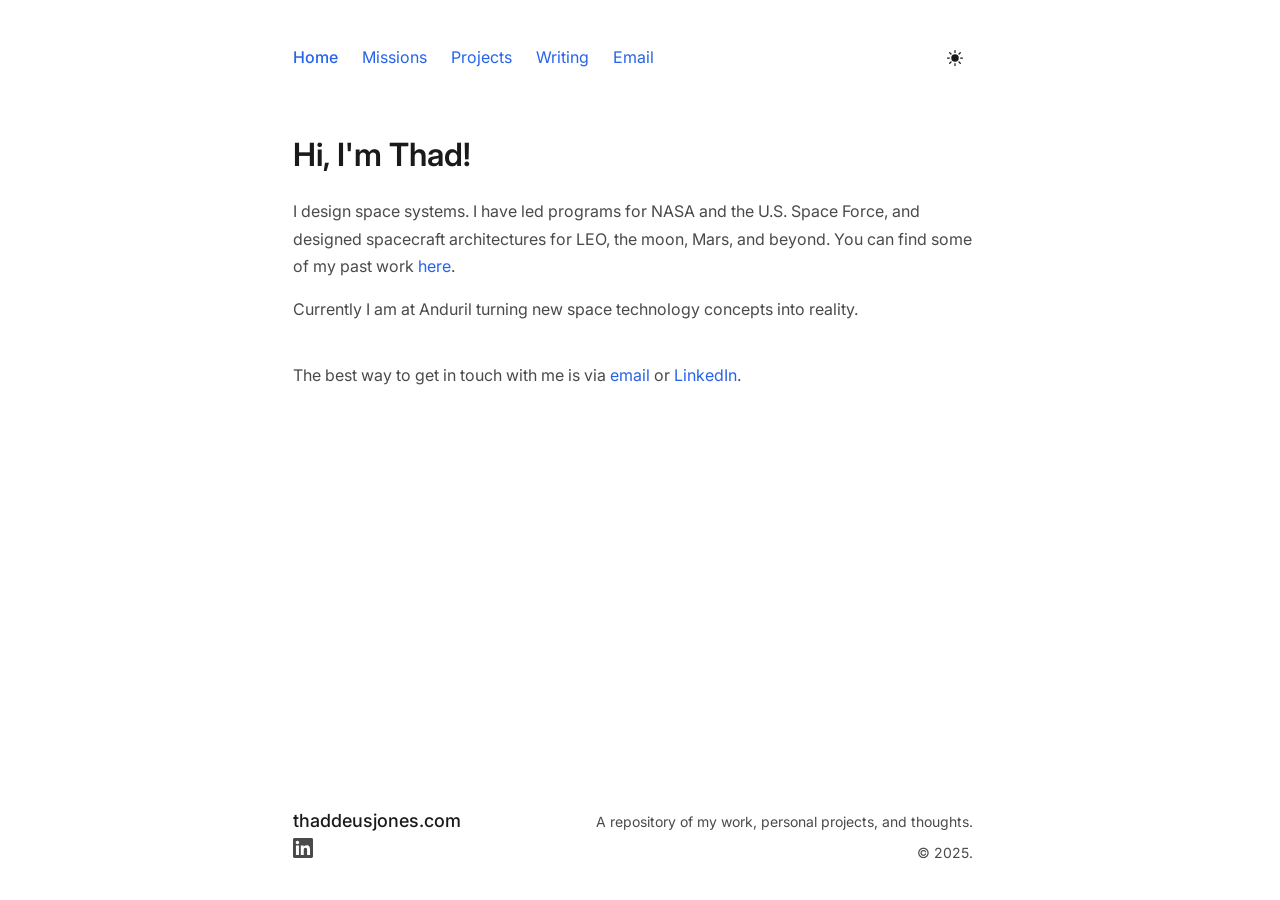
<file: index.html>
<!DOCTYPE html>
<html lang="en">
<head>
    <meta charset="UTF-8">
    <meta name="viewport" content="width=device-width, initial-scale=1.0">
    <title>Thaddeus Jones</title>
    <link rel="icon" href="/favicon.svg" type="image/svg+xml">
    <link href="https://fonts.googleapis.com/css2?family=Inter:wght@300;400;500;600&display=swap" rel="stylesheet">
    <style>
        * {
            margin: 0;
            padding: 0;
            box-sizing: border-box;
        }
        
        html {
            scrollbar-gutter: stable;
        }
        
        :root {
            --bg-color: #ffffff;
            --text-color: #1a1a1a;
            --text-muted: #4a4a4a;
            --link-color: #2563eb;
            --nav-hover-opacity: 0.6;
        }
        
        html.dark-mode {
            --bg-color: #1a1a1a;
            --text-color: #ffffff;
            --text-muted: #888;
            --link-color: #60a5fa;
            --nav-hover-opacity: 0.7;
        }
        
        html.space-mode {
            --bg-color: #000000;
            --text-color: #ffffff;
            --text-muted: #aaaaaa;
            --link-color: #60a5fa;
            --nav-hover-opacity: 0.7;
        }
        
        body {
            font-family: 'Inter', -apple-system, BlinkMacSystemFont, 'Segoe UI', sans-serif;
            font-size: 16px;
            line-height: 1.6;
            color: var(--text-color);
            background-color: var(--bg-color);
            padding: 40px 20px 0;
            min-height: 100vh;
            display: flex;
            flex-direction: column;
            transition: background-color 0.3s ease, color 0.3s ease;
        }
        
        html.space-mode body {
            position: relative;
            overflow-x: hidden;
        }
        
        html.space-mode body::before {
            content: '';
            position: fixed;
            top: 0;
            left: 0;
            width: 100%;
            height: 100%;
            background: transparent;
            pointer-events: none;
            z-index: 0;
            background-image: 
                radial-gradient(1.5px 1.5px at 12% 18%, white, transparent),
                radial-gradient(1.5px 1.5px at 23% 45%, white, transparent),
                radial-gradient(1.5px 1.5px at 34% 67%, white, transparent),
                radial-gradient(1.5px 1.5px at 45% 23%, white, transparent),
                radial-gradient(1.5px 1.5px at 56% 89%, white, transparent),
                radial-gradient(1.5px 1.5px at 67% 12%, white, transparent),
                radial-gradient(1.5px 1.5px at 78% 56%, white, transparent),
                radial-gradient(1.5px 1.5px at 89% 34%, white, transparent),
                radial-gradient(1.5px 1.5px at 15% 72%, white, transparent),
                radial-gradient(1.5px 1.5px at 26% 39%, white, transparent),
                radial-gradient(1.5px 1.5px at 37% 81%, white, transparent),
                radial-gradient(1.5px 1.5px at 48% 15%, white, transparent),
                radial-gradient(1.5px 1.5px at 59% 63%, white, transparent),
                radial-gradient(1.5px 1.5px at 71% 28%, white, transparent),
                radial-gradient(1.5px 1.5px at 82% 74%, white, transparent),
                radial-gradient(1.5px 1.5px at 93% 47%, white, transparent),
                radial-gradient(1.5px 1.5px at 8% 31%, white, transparent),
                radial-gradient(1.5px 1.5px at 19% 84%, white, transparent),
                radial-gradient(1.5px 1.5px at 31% 52%, white, transparent),
                radial-gradient(1.5px 1.5px at 42% 96%, white, transparent),
                radial-gradient(1.5px 1.5px at 53% 7%, white, transparent),
                radial-gradient(1.5px 1.5px at 64% 41%, white, transparent),
                radial-gradient(1.5px 1.5px at 75% 88%, white, transparent),
                radial-gradient(1.5px 1.5px at 86% 25%, white, transparent),
                radial-gradient(1.5px 1.5px at 97% 59%, white, transparent),
                radial-gradient(1.5px 1.5px at 11% 66%, white, transparent),
                radial-gradient(1.5px 1.5px at 22% 93%, white, transparent),
                radial-gradient(1.5px 1.5px at 33% 4%, white, transparent),
                radial-gradient(1.5px 1.5px at 44% 37%, white, transparent),
                radial-gradient(1.5px 1.5px at 55% 71%, white, transparent),
                radial-gradient(1.5px 1.5px at 66% 19%, white, transparent),
                radial-gradient(1.5px 1.5px at 77% 48%, white, transparent),
                radial-gradient(1.5px 1.5px at 88% 82%, white, transparent),
                radial-gradient(1.5px 1.5px at 99% 13%, white, transparent),
                radial-gradient(1.5px 1.5px at 6% 54%, white, transparent),
                radial-gradient(1.5px 1.5px at 17% 26%, white, transparent),
                radial-gradient(1.5px 1.5px at 28% 78%, white, transparent),
                radial-gradient(1.5px 1.5px at 39% 9%, white, transparent),
                radial-gradient(1.5px 1.5px at 51% 61%, white, transparent),
                radial-gradient(1.5px 1.5px at 62% 33%, white, transparent),
                radial-gradient(1.5px 1.5px at 73% 95%, white, transparent),
                radial-gradient(1.5px 1.5px at 84% 16%, white, transparent),
                radial-gradient(1.5px 1.5px at 95% 69%, white, transparent),
                radial-gradient(1.5px 1.5px at 3% 12%, white, transparent),
                radial-gradient(1.5px 1.5px at 14% 58%, white, transparent),
                radial-gradient(1.5px 1.5px at 25% 83%, white, transparent),
                radial-gradient(1.5px 1.5px at 36% 29%, white, transparent),
                radial-gradient(1.5px 1.5px at 47% 64%, white, transparent),
                radial-gradient(1.5px 1.5px at 58% 11%, white, transparent),
                radial-gradient(1.5px 1.5px at 69% 76%, white, transparent),
                radial-gradient(1.5px 1.5px at 80% 42%, white, transparent),
                radial-gradient(1.5px 1.5px at 91% 88%, white, transparent),
                radial-gradient(1.5px 1.5px at 2% 35%, white, transparent),
                radial-gradient(1.5px 1.5px at 13% 71%, white, transparent),
                radial-gradient(1.5px 1.5px at 24% 16%, white, transparent),
                radial-gradient(1.5px 1.5px at 35% 53%, white, transparent),
                radial-gradient(1.5px 1.5px at 46% 97%, white, transparent),
                radial-gradient(1.5px 1.5px at 57% 24%, white, transparent),
                radial-gradient(1.5px 1.5px at 68% 61%, white, transparent),
                radial-gradient(1.5px 1.5px at 79% 8%, white, transparent),
                radial-gradient(1.5px 1.5px at 90% 46%, white, transparent),
                radial-gradient(1.5px 1.5px at 1% 79%, white, transparent),
                radial-gradient(1.5px 1.5px at 16% 5%, white, transparent),
                radial-gradient(1.5px 1.5px at 27% 92%, white, transparent),
                radial-gradient(1.5px 1.5px at 38% 38%, white, transparent),
                radial-gradient(1.5px 1.5px at 49% 75%, white, transparent),
                radial-gradient(1.5px 1.5px at 60% 22%, white, transparent),
                radial-gradient(1.5px 1.5px at 72% 68%, white, transparent),
                radial-gradient(1.5px 1.5px at 83% 14%, white, transparent),
                radial-gradient(1.5px 1.5px at 94% 51%, white, transparent);
            background-size: 100% 100%;
            opacity: 1;
        }
        
        .container {
            max-width: 680px;
            margin: 0 auto;
            flex: 1;
            position: relative;
            z-index: 1;
        }
        
        nav {
            margin-bottom: 60px;
            display: flex;
            justify-content: space-between;
            align-items: center;
            flex-wrap: wrap;
            gap: 20px;
        }
        
        nav ul {
            list-style: none;
            display: flex;
            gap: 24px;
            flex-wrap: wrap;
        }
        
        nav a {
            color: var(--link-color);
            text-decoration: none;
            font-weight: 400;
            transition: opacity 0.2s;
        }
        
        nav a:hover {
            opacity: var(--nav-hover-opacity);
        }
        
        nav a.active {
            font-weight: 500;
        }
        
        .theme-toggle {
            background: none;
            border: none;
            cursor: pointer;
            padding: 8px;
            color: var(--text-color);
            transition: opacity 0.2s;
            display: flex;
            align-items: center;
            justify-content: center;
            font-size: 20px;
        }
        
        .theme-toggle:hover {
            opacity: var(--nav-hover-opacity);
        }
        
        .theme-toggle svg {
            width: 20px;
            height: 20px;
            fill: currentColor;
        }
        
        h1 {
            font-size: 32px;
            font-weight: 600;
            margin-bottom: 24px;
            line-height: 1.2;
            color: var(--text-color);
        }
        
        .bio {
            font-size: 16px;
            line-height: 1.7;
            color: var(--text-muted);
            margin-bottom: 40px;
        }
        
        .bio p {
            margin-bottom: 16px;
        }
        
        .bio a {
            color: var(--link-color);
            text-decoration: none;
        }
        
        .bio a:hover {
            text-decoration: underline;
        }
        
        .contact {
            margin-top: 40px;
            font-size: 16px;
            color: var(--text-muted);
        }
        
        .contact a {
            color: var(--link-color);
            text-decoration: none;
        }
        
        .contact a:hover {
            text-decoration: underline;
        }
        
        footer {
            background-color: transparent;
            color: var(--text-muted);
            margin-top: 80px;
            padding: 60px 0 40px;
            position: relative;
            z-index: 1;
        }
        
        .footer-content {
            max-width: 680px;
            margin: 0 auto;
            display: flex;
            flex-direction: column;
            gap: 8px;
        }
        
        .footer-row {
            display: flex;
            justify-content: space-between;
            align-items: baseline;
            gap: 40px;
        }
        
        .footer-site-name {
            font-size: 18px;
            font-weight: 500;
            color: var(--text-color);
            line-height: 1;
        }
        
        .footer-site-name a {
            color: var(--text-color);
            text-decoration: none;
            transition: opacity 0.2s;
        }
        
        .footer-site-name a:hover {
            opacity: var(--nav-hover-opacity);
        }
        
        .footer-social {
            display: flex;
            gap: 16px;
            align-items: center;
        }
        
        .footer-social a {
            color: var(--text-muted);
            text-decoration: none;
            transition: opacity 0.2s;
            display: flex;
            align-items: center;
            justify-content: center;
        }
        
        .footer-social a:hover {
            opacity: var(--nav-hover-opacity);
        }
        
        .footer-social svg {
            width: 20px;
            height: 20px;
            fill: currentColor;
            display: block;
        }
        
        .footer-description {
            font-size: 14px;
            line-height: 1;
            color: var(--text-muted);
            text-align: right;
        }
        
        .footer-copyright {
            font-size: 14px;
            color: var(--text-muted);
            line-height: 1;
        }
        
        .footer-copyright a {
            color: var(--link-color);
            text-decoration: none;
        }
        
        .footer-copyright a:hover {
            text-decoration: underline;
        }
        
        @media (max-width: 768px) {
            .footer-row {
                flex-direction: column;
                align-items: flex-start;
                gap: 8px;
            }
            
            .footer-description {
                text-align: left;
            }
        }
        
        @media (max-width: 600px) {
            body {
                padding: 24px 16px;
            }
            
            nav {
                margin-bottom: 40px;
            }
            
            h1 {
                font-size: 28px;
            }
        }
    </style>
</head>
<body>
    <div class="container">
        <nav>
            <ul>
                <li><a href="/" class="active">Home</a></li>
                <li><a href="missions.html">Missions</a></li>
                <li><a href="projects.html">Projects</a></li>
                <li><a href="writing.html">Writing</a></li>
                <li><a href="mailto:jonesthaddeus0@gmail.com">Email</a></li>
            </ul>
            <button class="theme-toggle" id="themeToggle" aria-label="Toggle theme">
                <svg id="themeIcon" viewBox="0 0 24 24" fill="currentColor">
                    <!-- Sun icon (light mode) -->
                    <path id="sunIcon" d="M12 2.25a.75.75 0 01.75.75v2.25a.75.75 0 01-1.5 0V3a.75.75 0 01.75-.75zM7.5 12a4.5 4.5 0 119 0 4.5 4.5 0 01-9 0zM18.894 6.166a.75.75 0 00-1.06-1.06l-1.591 1.59a.75.75 0 101.06 1.061l1.591-1.59zM21.75 12a.75.75 0 01-.75.75h-2.25a.75.75 0 010-1.5H21a.75.75 0 01.75.75zM17.834 18.894a.75.75 0 001.06-1.06l-1.59-1.591a.75.75 0 10-1.061 1.06l1.59 1.591zM12 18a.75.75 0 01.75.75V21a.75.75 0 01-1.5 0v-2.25A.75.75 0 0112 18zM7.758 17.303a.75.75 0 00-1.061-1.06l-1.591 1.59a.75.75 0 001.06 1.061l1.591-1.59zM6 12a.75.75 0 01-.75.75H3a.75.75 0 010-1.5h2.25A.75.75 0 016 12zM6.697 7.757a.75.75 0 001.06-1.06l-1.59-1.591a.75.75 0 00-1.061 1.06l1.59 1.591z"/>
                </svg>
            </button>
        </nav>
        
        <h1>Hi, I'm Thad!</h1>
        
        <div class="bio">
            <p>
                I design space systems. I have led programs for NASA and the U.S. Space Force, and designed spacecraft architectures for LEO, the moon, Mars, and beyond. You can find some of my past work <a href="missions.html">here</a>.
            </p>
            <p>
                Currently I am at Anduril turning new space technology concepts into reality.
            </p>
        </div>
        
        <div class="contact">
            <p>The best way to get in touch with me is via <a href="mailto:jonesthaddeus@gmail.com">email</a> or <a href="https://www.linkedin.com/in/thaddeus-jones/" target="_blank">LinkedIn</a>.</p>
        </div>
    </div>
    
    <footer>
        <div class="footer-content">
            <div class="footer-row">
                <div class="footer-site-name"><a href="/">thaddeusjones.com</a></div>
                <div class="footer-description">A repository of my work, personal projects, and thoughts.</div>
            </div>
            <div class="footer-row">
                <div class="footer-social">
                    <a href="https://www.linkedin.com/in/thaddeus-jones/" target="_blank" aria-label="LinkedIn">
                        <svg viewBox="0 0 24 24" fill="currentColor">
                            <path d="M20.447 20.452h-3.554v-5.569c0-1.328-.027-3.037-1.852-3.037-1.853 0-2.136 1.445-2.136 2.939v5.667H9.351V9h3.414v1.561h.046c.477-.9 1.637-1.85 3.37-1.85 3.601 0 4.267 2.37 4.267 5.455v6.286zM5.337 7.433c-1.144 0-2.063-.926-2.063-2.065 0-1.138.92-2.063 2.063-2.063 1.14 0 2.064.925 2.064 2.063 0 1.139-.925 2.065-2.064 2.065zm1.782 13.019H3.555V9h3.564v11.452zM22.225 0H1.771C.792 0 0 .774 0 1.729v20.542C0 23.227.792 24 1.771 24h20.451C23.2 24 24 23.227 24 22.271V1.729C24 .774 23.2 0 22.222 0h.003z"/>
                        </svg>
                    </a>
                </div>
                <div class="footer-copyright">© 2025.</div>
            </div>
        </div>
    </footer>
    
    <script src="theme.js"></script>
</body>
</html>
</file>
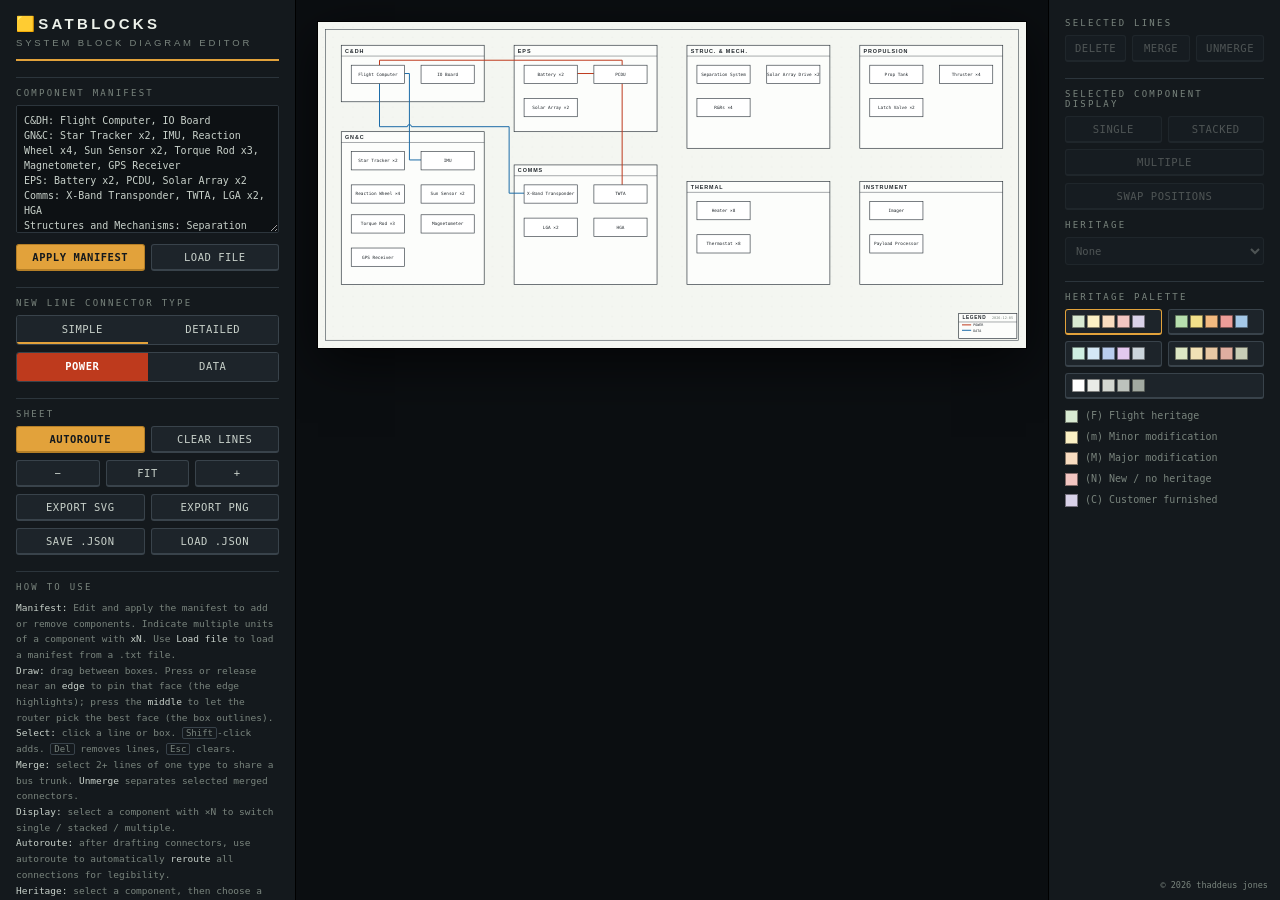
<file: projects/satblocksdemo/index.html>
<!DOCTYPE html>
<html lang="en">
<head>
<meta charset="UTF-8">
<meta name="viewport" content="width=device-width, initial-scale=1.0">
<link rel="icon" href="favicon.svg" type="image/svg+xml">
<title>satblocks · sbd editor</title>
<style>
:root{
  --paper:#F4F6F1; --ink:#21272C; --boxline:#2C343B; --grid:#DFE3DA;
  --panel:#14191D; --panel2:#1D242A; --ptext:#C8D1CA; --pdim:#79847D; --pline:#2C353C;
  --accent:#E2A23B; --pw:#BE3A1D; --dt:#1D6CA8;
  --mono:ui-monospace,"SF Mono","Cascadia Mono","JetBrains Mono",Consolas,monospace;
  --cond:"Archivo Narrow","Arial Narrow","Helvetica Neue",Arial,sans-serif;
}
*{box-sizing:border-box;margin:0;padding:0}
html,body{height:100%}
body{display:flex;font-family:var(--cond);background:var(--panel);color:var(--ptext);overflow:hidden}
#side,#rside{width:296px;min-width:296px;height:100vh;overflow-y:auto;background:var(--panel);
  border-right:1px solid #000;padding:14px 16px 28px;font-family:var(--mono)}
#rside{width:232px;min-width:232px;border-right:none;border-left:1px solid #000}
#rside .sec:first-child{margin-top:0;border-top:none;padding-top:4px}
#side h1{font-family:var(--cond);font-size:15px;letter-spacing:.22em;color:#EDF1EA;font-weight:700;
  text-transform:uppercase;line-height:1.35;border-bottom:2px solid var(--accent);padding-bottom:9px}
#side h1 small{display:block;font-size:9.5px;letter-spacing:.3em;color:var(--pdim);font-weight:400;margin-top:3px}
.sec{margin-top:16px;border-top:1px solid var(--pline);padding-top:10px}
.sec>label{display:block;font-size:9px;letter-spacing:.25em;color:var(--pdim);text-transform:uppercase;margin-bottom:7px}
textarea{width:100%;height:128px;background:#0D1114;border:1px solid var(--pline);color:var(--ptext);
  font-family:var(--mono);font-size:10px;line-height:1.5;padding:7px;resize:vertical;border-radius:2px}
textarea:focus{outline:1px solid var(--accent)}
button{font-family:var(--mono);font-size:10.5px;letter-spacing:.05em;background:var(--panel2);
  color:var(--ptext);border:1px solid #39434B;border-bottom-width:2px;border-radius:3px;
  padding:6px 9px;cursor:pointer;text-transform:uppercase}
button:hover:not(:disabled){border-color:var(--accent);color:#fff}
button:active:not(:disabled){transform:translateY(1px);border-bottom-width:1px}
button:disabled{opacity:.32;cursor:default}
button:focus-visible{outline:2px solid var(--accent);outline-offset:1px}
button.primary{background:var(--accent);color:#14191D;border-color:#B57F27;font-weight:700}
.row{display:flex;gap:6px;margin-top:7px;flex-wrap:wrap}
.row button{flex:1}
.seg{display:flex;border:1px solid #39434B;border-radius:3px;overflow:hidden}
.seg button{flex:1;border:none;border-radius:0;border-bottom:2px solid transparent;padding:7px 4px}
.seg button.on-power{background:var(--pw);color:#fff;font-weight:700}
.seg button.on-data{background:var(--dt);color:#fff;font-weight:700}
.legend{font-size:10px;line-height:2.1;color:var(--pdim)}
.legend svg{vertical-align:middle;margin-right:7px}
#status{margin-top:8px;border:1px dashed #39434B;border-radius:3px;background:#0D1114;
  padding:8px;font-size:10px;line-height:1.55;color:#9FB0A5;min-height:46px;white-space:pre-wrap}
#saveNote{font-size:9px;letter-spacing:.15em;text-transform:uppercase;color:var(--pdim);margin-top:14px}
#saveNote.ok{color:#6FA985}
#saveNote.err{color:#C96A55}
.hint{font-size:9.5px;line-height:1.65;color:var(--pdim);margin-top:8px}
.hint b{color:var(--ptext);font-weight:400}
kbd{border:1px solid #39434B;border-radius:2px;padding:0 3px;font-size:9px}
#wrap{flex:1;height:100vh;overflow:auto;background:#0B0E11;padding:22px}
#svg{display:block;background:var(--paper);box-shadow:0 0 0 1px #000,0 14px 50px rgba(0,0,0,.65);user-select:none;touch-action:none}
#svg text{user-select:none;pointer-events:none}
.lhit{fill:none;stroke:rgba(0,0,0,0);stroke-width:13;pointer-events:stroke;cursor:pointer}
.lp{fill:none;stroke:var(--pw);stroke-width:2.4;pointer-events:none}
.ld{fill:none;stroke:var(--dt);stroke-width:2.4;pointer-events:none}
.lsel{fill:none;stroke:var(--accent);stroke-width:8;opacity:.4;pointer-events:none;stroke-linecap:round}
.comp{cursor:crosshair}
select{font-family:var(--mono);font-size:10.5px;background:var(--panel2);color:var(--ptext);
  border:1px solid #39434B;border-radius:3px;padding:6px;width:100%}
select:focus{outline:1px solid var(--accent)}
select:disabled{opacity:.32;cursor:default}
.pal{display:flex;gap:2px;padding:5px 6px;align-items:center}
.pal span{width:13px;height:13px;border:1px solid rgba(0,0,0,.45);border-radius:1px}
.pal.on{border-color:var(--accent);color:#fff}
#copy{position:fixed;right:12px;bottom:10px;font-family:var(--mono);font-size:8.5px;
  color:var(--pdim);pointer-events:none;z-index:1}
#copy a{pointer-events:auto;color:inherit;text-decoration:none}
#copy a:hover{color:var(--ptext);text-decoration:underline}
@media (max-width:980px){body{flex-direction:column;overflow:auto}
  #side,#rside{width:100%;min-width:0;height:auto;border-right:none;border-left:none;border-bottom:1px solid #000}
  #rside{order:3;border-bottom:none;border-top:1px solid #000}
  #wrap{height:auto;min-height:70vh;order:2}}
@media (prefers-reduced-motion:no-preference){button{transition:border-color .12s,color .12s}}
</style>
</head>
<body>
<aside id="side">
  <h1>🟨satblocks<small>System Block Diagram Editor</small></h1>

  <div class="sec">
    <label>Component manifest</label>
    <textarea id="manifest" spellcheck="false"></textarea>
    <div class="row">
      <button id="btnApply" class="primary">Apply manifest</button>
      <button id="btnFile" title="Load a .txt manifest">Load file</button>
      <input type="file" id="fileInput" accept=".txt,text/plain" style="display:none">
    </div>
  </div>

  <div class="sec">
    <label>New Line Connector Type</label>
    <div class="seg" style="margin-bottom:7px">
      <button id="ifSimple">Simple</button>
      <button id="ifDetail">Detailed</button>
    </div>
    <div class="seg" id="kindSeg">
      <button id="kindPower">Power</button>
      <button id="kindData">Data</button>
    </div>
    <select id="kindSel" style="display:none">
      <optgroup label="POWER">
        <option value="power:120V">120V</option>
		<option value="power:70V">70V</option>
		<option value="power:66V">66V</option>
        <option value="power:50V">50V</option>
        <option value="power:28V">28V</option>
        <option value="power:12V">12V</option>
        <option value="power:5V">5V</option>
		<option value="power:3.3V">3.3V</option>
      </optgroup>
      <optgroup label="DATA">
        <option value="data:Ethernet">Ethernet</option>
        <option value="data:SpaceWire">SpaceWire</option>
        <option value="data:CAN">CAN</option>
		<option value="data:RS-232">RS-232</option>
        <option value="data:RS-422">RS-422</option>
        <option value="data:RS-485">RS-485</option>
		<option value="data:I2C">I2C</option>
		<option value="data:SPI">SPI</option>
		<option value="data:GPIO">GPIO</option>
        <option value="data:Coax">Coax</option>
        <option value="data:1553">MIL-STD-1553</option>
		<option value="data:ADC/DAC">ADC/DAC</option>
      </optgroup>
      <optgroup label="OTHER">
        <option value="prop">Propellant</option>
      </optgroup>
    </select>
  </div>

  <div class="sec">
    <label>Sheet</label>
    <div class="row">
      <button id="btnArrange" class="primary">Autoroute</button>
      <button id="btnClear">Clear lines</button>
    </div>
    <div class="row">
      <button id="zoomOut">&minus;</button>
      <button id="zoomFit">Fit</button>
      <button id="zoomIn">+</button>
    </div>
    <div class="row">
      <button id="btnSvg">Export SVG</button>
      <button id="btnPng">Export PNG</button>
    </div>
    <div class="row">
      <button id="btnSaveJson" title="Download the diagram as a .json file">Save .json</button>
      <button id="btnLoadJson" title="Restore a diagram from a .json file">Load .json</button>
      <input type="file" id="jsonInput" accept=".json,application/json" style="display:none">
    </div>
  </div>

  <div class="sec">
    <label>How to use</label>
    <div class="hint">
      <b>Manifest:</b> Edit and apply the manifest to add or remove components. Indicate multiple units of a component with <b>xN</b>. Use <b>Load file</b> to load a manifest from a .txt file.<br>
      <b>Draw:</b> drag between boxes. Press or release near an <b>edge</b> to pin that face (the edge highlights); press the <b>middle</b> to let the router pick the best face (the box outlines).<br>
      <b>Select:</b> click a line or box. <kbd>Shift</kbd>-click adds. <kbd>Del</kbd> removes lines, <kbd>Esc</kbd> clears.<br>
      <b>Merge:</b> select 2+ lines of one type to share a bus trunk. <b>Unmerge</b> separates selected merged connectors.<br>
      <b>Display:</b> select a component with &times;N to switch single / stacked / multiple.<br>
      <b>Autoroute:</b> after drafting connectors, use autoroute to automatically <b>reroute</b> all connections for legibility.<br>
      <b>Heritage:</b> select a component, then choose a heritage level from the dropdown on the right.<br>
      <b>Saving:</b> the sheet autosaves in this browser; use <b>Save / Load .json</b> to work on multiple projects, or move a project between machines.
    </div>
  </div>

  <div id="saveNote"></div>
  <div id="status">Ready.</div>
</aside>

<main id="wrap"><svg id="svg" xmlns="http://www.w3.org/2000/svg"></svg></main>

<aside id="rside">
  <div class="sec">
    <label>Selected lines</label>
    <div class="row">
      <button id="btnDelete">Delete</button>
      <button id="btnMerge">Merge</button>
      <button id="btnUnmerge">Unmerge</button>
    </div>
  </div>

  <div class="sec">
    <label>Selected component display</label>
    <div class="row">
      <button id="modeSingle">Single</button>
      <button id="modeStacked">Stacked</button>
      <button id="modeMultiple">Multiple</button>
    </div>
    <div class="row">
      <button id="btnSwap" title="Swap the positions of two selected components in the same subsystem">Swap positions</button>
    </div>
    <label style="margin-top:10px">Heritage</label>
    <select id="herSel" disabled>
      <option value="">None</option>
      <option value="F">(F) Flight heritage</option>
      <option value="m">(m) Minor modification</option>
      <option value="M">(M) Major modification</option>
      <option value="N">(N) New / no heritage</option>
      <option value="C">(C) Customer furnished</option>
    </select>
  </div>

  <div class="sec">
    <label>Heritage palette</label>
    <div class="row" id="palRow"></div>
    <div class="legend" id="herLegend" style="margin-top:6px"></div>
  </div>
</aside>

<footer id="copy">&copy; 2026 <a href="https://thaddeusjones.com" target="_blank" rel="noopener noreferrer">thaddeus jones</a></footer>

<script>
/* ================= constants ================= */
const SUBS=["C&DH","GN&C","EPS","Comms","Struc. & Mech.","Thermal","Propulsion","Instrument"];
const G=8, HALO=8;
const COMP_W=128, COMP_H=44, CGX=36, CGY=32, SUB_PAD=24, TITLE_H=26;
const GUTTER=76, MARGIN=56, ST=7;
const BEND=24, CROSS=14, LANE=110, INSUB=0.7;
const FAMCOLOR={power:'#BE3A1D',data:'#1D6CA8',prop:'#1F7A4D'};
const KIND_INFO={
  'power':         {fam:'power',label:'Power',col:'#BE3A1D'},
  'power:120V':    {fam:'power',label:'120V',col:'#5C0A0A'},
  'power:70V':     {fam:'power',label:'70V',col:'#7F1212'},
  'power:66V':     {fam:'power',label:'66V',col:'#A31818'},
  'power:50V':     {fam:'power',label:'50V',col:'#C4451A'},
  'power:28V':     {fam:'power',label:'28V',col:'#E2711D'},
  'power:12V':     {fam:'power',label:'12V',col:'#D4145A'},
  'power:5V':      {fam:'power',label:'5V',col:'#B8860B'},
  'power:3.3V':    {fam:'power',label:'3.3V',col:'#6B8E23'},
  'data':          {fam:'data',label:'Data',col:'#1D6CA8'},
  'data:Ethernet': {fam:'data',label:'Ethernet',col:'#1B5E9E'},
  'data:SpaceWire':{fam:'data',label:'SpaceWire',col:'#29A8DF'},
  'data:CAN':      {fam:'data',label:'CAN',col:'#0D7377'},
  'data:RS-232':   {fam:'data',label:'RS-232',col:'#4B3F9F'},
  'data:RS-422':   {fam:'data',label:'RS-422',col:'#6B4FA0'},
  'data:RS-485':   {fam:'data',label:'RS-485',col:'#9437A0'},
  'data:I2C':      {fam:'data',label:'I2C',col:'#2E7D6E'},
  'data:SPI':      {fam:'data',label:'SPI',col:'#6A994E'},
  'data:GPIO':     {fam:'data',label:'GPIO',col:'#7B68EE'},
  'data:Coax':     {fam:'data',label:'Coax',col:'#5C7185'},
  'data:1553':     {fam:'data',label:'MIL-STD-1553',col:'#1F7A4D'},
  'data:ADC/DAC':  {fam:'data',label:'ADC/DAC',col:'#B5651D'},
  'prop':          {fam:'prop',label:'Propellant',col:'#1F2F5C'}
};
const KIND_ORDER=Object.keys(KIND_INFO);
const kindInfo=k=>KIND_INFO[k]||{fam:'data',label:k,col:'#1D6CA8'};
/* simple mode renders every line in its generic family color */
const lineColor=k=>state.detail?kindInfo(k).col:FAMCOLOR[kindInfo(k).fam];
const HERS=[['F','Flight heritage','Flight'],['m','Minor modification','Minor mod'],['M','Major modification','Major mod'],['N','New / no heritage','New'],['C','Customer furnished','Customer Furnished']];
const PALS=[
  {name:'Drafting',F:'#D8EAD2',m:'#FBF0C4',M:'#F8DCC0',N:'#F3C6C2',C:'#D9D2E9'},
  {name:'Field',   F:'#B7DFAE',m:'#F2E08A',M:'#F2BA80',N:'#EC9D98',C:'#A4C8E8'},
  {name:'Cool',    F:'#CFEFE2',m:'#D4E8F6',M:'#B9CDEE',N:'#E3C8EF',C:'#CBD5DC'},
  {name:'Earth',   F:'#DCE7C4',m:'#F1E1B5',M:'#E7C8A4',N:'#DFAEA0',C:'#C8CDB6'},
  {name:'Mono',    F:'#FFFFFF',m:'#E9EBE7',M:'#D3D7D1',N:'#BCC2BC',C:'#A2AAA2'}
];
const DIRS=[[1,0],[-1,0],[0,1],[0,-1]];           // 0:+x 1:-x 2:+y 3:-y
const FACEOUT={E:0,W:1,S:2,N:3};

/* ================= state ================= */
const state={
  comps:[], lines:[], order:[0,1,2,3,4,5,6,7],
  kind:'power', detail:false, palette:0, selLines:new Set(), selComps:new Set(),
  zoom:1, nextLine:1, nextComp:1, nextGroup:1
};
/* derived */
let instances=[], instByKey={}, subsData=[], W=1200, H=800;
let nx=0, ny=0, instOf=null, labelBlock=null, bandH=null, bandV=null, subOf=null, occH=null, occV=null;
let drawItems=[], warnings=0;

const esc=s=>String(s).replace(/&/g,'&amp;').replace(/</g,'&lt;').replace(/>/g,'&gt;').replace(/"/g,'&quot;');
const fx=p=>Math.min(nx-1,Math.max(0,Math.floor(p/G)));
const fy=p=>Math.min(ny-1,Math.max(0,Math.floor(p/G)));
const snapG=v=>Math.round(v/G)*G;
const cc=i=>i*G+G/2;

/* ================= manifest parsing ================= */
const SUBALIAS={cdh:0,candh:0,cdhs:0,commandanddatahandling:0,
  gnc:1,gandc:1,gnandc:1,adcs:1,guidance:1,guidancenavigationandcontrol:1,
  eps:2,power:2,electricalpowersystem:2,
  comms:3,comm:3,communications:3,rf:3,telecom:3,
  structuresandmechanisms:4,structures:4,structuresmechanisms:4,sm:4,sandm:4,mech:4,mechanisms:4,
  thermal:5,tcs:5,
  propulsion:6,prop:6,
  instrument:7,pl:7,instruments:7,payload:7};
function resolveSub(name){
  const n=name.toLowerCase().replace(/[^a-z]/g,'');
  return (n in SUBALIAS)? SUBALIAS[n] : -1;
}
function parseManifest(text){
  const comps=[], errors=[];
  text.split('\n').forEach((raw,i)=>{
    const line=raw.trim();
    if(!line||line.startsWith('#'))return;
    const m=line.match(/^([^:]+):(.*)$/);
    if(!m){errors.push(`Line ${i+1}: expected "Subsystem: comp, comp x2, ..."`);return;}
    const sub=resolveSub(m[1]);
    if(sub<0){errors.push(`Line ${i+1}: unknown subsystem "${m[1].trim()}"`);return;}
    m[2].split(',').map(t=>t.trim()).filter(Boolean).forEach(tok=>{
      let name=tok,count=1;
      for(;;){
        const mm=name.match(/^(.*?)\s*[x\u00d7](\d+)$/i);
        if(mm){name=mm[1].trim();count=Math.max(1,Math.min(99,+mm[2]));continue;}
        const hm=name.match(/^(.*?)\s*\(([FfmMNnCc])\)\s*$/);
        if(hm){name=hm[1].trim();continue;}
        break;
      }
      if(name) comps.push({id:'c'+(state.nextComp++), name, sub, count, mode:'single', her:null});
    });
  });
  return {comps,errors};
}

/* ================= layout ================= */
function buildMeta(){
  const perSub=SUBS.map(()=>[]);
  state.comps.forEach(c=>perSub[c.sub].push(c));
  const vis=state.order.filter(si=>perSub[si].length>0);   // empty subsystems are hidden
  const meta={};
  vis.forEach(si=>{
    const list=perSub[si],items=[];
    list.forEach(c=>{
      const n=c.mode==='multiple'?c.count:1;
      for(let i=0;i<n;i++)items.push({comp:c,idx:i});
    });
    const n=items.length;
    const stacked=list.some(c=>c.mode==='stacked'&&c.count>1);
    const ex=stacked?Math.min(3,Math.max(...list.map(c=>c.mode==='stacked'?c.count-1:0),0))*ST:0;
    meta[si]={items,n,ex};
  });
  return {vis,meta};
}
const shapeH=(m,k)=>TITLE_H+SUB_PAD*2+k*(COMP_H+m.ex)+(k-1)*CGY;
const shapeW=(m,k)=>{
  const cols=Math.ceil(m.n/k);
  return Math.max(SUB_PAD*2+cols*(COMP_W+m.ex)+(cols-1)*CGX,196);
};
const prefK=m=>Math.ceil(m.n/Math.min(Math.ceil(Math.sqrt(m.n)),4));
/* greedy column packing: subsystems stack vertically into columns of one
   shared sheet height; each picks its tallest grid shape that fits the
   remaining space, then everything stretches so all edges are justified */
function pack(vis,meta,Ht){
  if(!vis.length)return {cols:[],Ht:160,totalW:400};
  const kFit=(m,a)=>Math.min(m.n,Math.floor((a-TITLE_H-SUB_PAD*2+CGY)/(COMP_H+m.ex+CGY)));
  const cols=[];let cur=null;
  vis.forEach(si=>{
    const m=meta[si];
    let k;
    if(cur){
      k=kFit(m,Ht-cur.used-GUTTER);          // follower: reshape tall to fill the gap
      if(k<1){cols.push(cur);cur=null;}
    }
    if(!cur)k=Math.min(prefK(m),Math.max(1,kFit(m,Ht)));  // fresh column: preferred shape
    if(!cur)cur={subs:[],used:0,w:0};
    if(cur.subs.length)cur.used+=GUTTER;
    const ent={si,k,w:shapeW(m,k),h:shapeH(m,k)};
    cur.subs.push(ent);cur.used+=ent.h;cur.w=Math.max(cur.w,ent.w);
  });
  if(cur)cols.push(cur);
  cols.forEach(col=>{
    const per=(Ht-col.used)/col.subs.length;   // justify: share the leftover
    let y=0;
    col.subs.forEach(s=>{s.y=y;s.h+=per;s.w=col.w;y+=s.h+GUTTER;});
  });
  const totalW=cols.reduce((a,c)=>a+c.w,0)+Math.max(0,cols.length-1)*GUTTER;
  return {cols,Ht,totalW};
}
/* try a few sheet heights and keep the most compact, well-proportioned one */
function packBest(vis,meta){
  if(!vis.length)return pack(vis,meta,160);
  const prefs=vis.map(si=>shapeH(meta[si],prefK(meta[si])));
  const maxP=Math.max(...prefs);
  const sorted=prefs.slice().sort((a,b)=>a-b);
  const total=prefs.reduce((a,h)=>a+h+GUTTER,0);
  const cands=new Set();
  for(let k=0;k<=12;k++){
    const Ht=maxP+k*(COMP_H+CGY);
    if(Ht>total)break;
    cands.add(Ht);
  }
  cands.add(maxP);
  const ASPECT=16/9;   // aim for slide-like proportions
  let best=null,bestS=Infinity;
  cands.forEach(Ht=>{
    const P=pack(vis,meta,Ht);
    const asp=(P.totalW+2*MARGIN)/(P.Ht+2*MARGIN+96);
    const s=P.totalW*P.Ht*(1+1.1*Math.abs(Math.log2(asp/ASPECT)));
    if(s<bestS){bestS=s;best=P;}
  });
  return best;
}
function packCenters(vis,meta,Ht){
  const P=Ht?pack(vis,meta,Ht):packBest(vis,meta),pos={};
  let x=0;
  P.cols.forEach(col=>{
    col.subs.forEach(s=>{pos[s.si]={x:x+col.w/2,y:s.y+s.h/2};});
    x+=col.w+GUTTER;
  });
  return pos;
}
function relayout(){
  const {vis,meta}=buildMeta();
  const P=packBest(vis,meta);
  W=snapG(P.totalW+2*MARGIN);
  H=snapG(P.Ht+2*MARGIN+titleBlockDims().h+40);
  instances=[];instByKey={};subsData=[];
  let x=MARGIN;
  P.cols.forEach(col=>{
    col.subs.forEach(s=>{
      const m=meta[s.si];
      const sx=snapG(x),sy=snapG(MARGIN+s.y);
      const w=snapG(col.w),h=snapG(MARGIN+s.y+s.h)-sy;
      subsData[s.si]={rect:{x:sx,y:sy,w,h}};
      const colsN=Math.ceil(m.n/s.k);
      m.items.forEach((it,i)=>{
        const gc=i%colsN,gr=Math.floor(i/colsN);
        const rx=sx+SUB_PAD+gc*(COMP_W+m.ex+CGX);
        const ry=sy+TITLE_H+SUB_PAD+gr*(COMP_H+m.ex+CGY);
        const key=it.comp.id+':'+it.idx;
        const inst={key,comp:it.comp,idx:it.idx,sub:s.si,gr,gc,
          rect:{x:snapG(rx),y:snapG(ry),w:COMP_W,h:COMP_H},
          stackN:(it.comp.mode==='stacked')?it.comp.count:1};
        inst._i=instances.length;
        instances.push(inst);instByKey[key]=inst;
      });
    });
    x+=col.w+GUTTER;
  });
}
function sanitizeLines(){
  state.lines=state.lines.filter(L=>['a','b'].every(e=>{
    if(instByKey[L[e].inst])return true;
    const cid=L[e].inst.split(':')[0];
    if(instByKey[cid+':0']){L[e].inst=cid+':0';return true;}
    return false;
  }));
  // at most one connector of each type between the same two components
  const seenPair=new Set();
  state.lines=state.lines.filter(L=>{
    const k=L.kind+'|'+[L.a.inst,L.b.inst].sort().join('|');
    if(seenPair.has(k))return false;
    seenPair.add(k);
    return true;
  });
  const live=new Set(state.lines.map(l=>l.id));
  state.selLines=new Set([...state.selLines].filter(id=>live.has(id)));
  const counts={};
  state.lines.forEach(l=>{if(l.group)counts[l.group]=(counts[l.group]||0)+1;});
  state.lines.forEach(l=>{if(l.group&&counts[l.group]<2)l.group=null;});
}

/* ================= routing grid ================= */
function fillCells(arr,x0,y0,x1,y1,val){
  const cx0=Math.max(0,Math.floor(x0/G)),cx1=Math.min(nx-1,Math.floor((x1-0.01)/G));
  const cy0=Math.max(0,Math.floor(y0/G)),cy1=Math.min(ny-1,Math.floor((y1-0.01)/G));
  for(let iy=cy0;iy<=cy1;iy++)for(let ix=cx0;ix<=cx1;ix++)arr[iy*nx+ix]=val;
}
function footprint(inst){
  const s=Math.min(inst.stackN-1,3)*ST,r=inst.rect;
  return {x:r.x,y:r.y,w:r.w+s,h:r.h+s};
}
function buildGrid(){
  nx=Math.ceil(W/G);ny=Math.ceil(H/G);
  const N=nx*ny;
  instOf=new Int16Array(N).fill(-1);
  labelBlock=new Uint8Array(N);
  bandH=new Uint8Array(N);bandV=new Uint8Array(N);
  subOf=new Int16Array(N).fill(-1);
  occH=new Int16Array(N);occV=new Int16Array(N);
  gArr=new Float64Array(N*4);cameArr=new Int32Array(N*4);
  subsData.forEach((sd,s)=>{
    const r=sd.rect;
    fillCells(subOf,r.x-HALO,r.y-HALO,r.x+r.w+HALO,r.y+r.h+HALO,s);
    // borders: running along is forbidden, crossing is fine
    fillCells(bandH,r.x-HALO,r.y-HALO,r.x+r.w+HALO,r.y+HALO,1);
    fillCells(bandH,r.x-HALO,r.y+r.h-HALO,r.x+r.w+HALO,r.y+r.h+HALO,1);
    fillCells(bandV,r.x-HALO,r.y-HALO,r.x+HALO,r.y+r.h+HALO,1);
    fillCells(bandV,r.x+r.w-HALO,r.y-HALO,r.x+r.w+HALO,r.y+r.h+HALO,1);
    // title text is opaque to routing
    fillCells(labelBlock,r.x+2,r.y+1,r.x+150,r.y+TITLE_H,1);
  });
  instances.forEach((inst,i)=>{
    const f=footprint(inst);
    fillCells(instOf,f.x-HALO,f.y-HALO,f.x+f.w+HALO,f.y+f.h+HALO,i);
  });
  const tb=titleBlockRect();
  fillCells(labelBlock,tb.x-HALO,tb.y-HALO,tb.x+tb.w+HALO,tb.y+tb.h+HALO,1);
}
function legendEntries(includeCurrent){
  const used=new Set(state.lines.map(l=>l.kind));
  if(includeCurrent)used.add(state.kind);
  const ks=KIND_ORDER.filter(k=>used.has(k));
  if(state.detail)return ks.map(k=>({label:kindInfo(k).label,color:kindInfo(k).col}));
  const fams=[...new Set(ks.map(k=>kindInfo(k).fam))];
  const names={power:'Power',data:'Data',prop:'Propellant'};
  return ['power','data','prop'].filter(f=>fams.includes(f)).map(f=>({label:names[f],color:FAMCOLOR[f]}));
}
function usedHeritages(){return HERS.filter(h=>state.comps.some(c=>c.her===h[0]));}
function titleBlockDims(){
  const L=legendEntries(false),Hh=usedHeritages();
  const twoCol=L.length>6;
  const rowsL=twoCol?Math.ceil(L.length/2):L.length;
  const rows=Math.max(1,rowsL,Hh.length);
  const legendW=L.length?(twoCol?218:112):0;
  const herW=Hh.length?126:0;
  const w=Math.max(140,legendW+herW+18);
  return {w,h:24+rows*13+10};
}
function titleBlockRect(){
  const d=titleBlockDims();
  return {x:Math.max(24,W-d.w-22),y:H-d.h-22,w:d.w,h:d.h};
}

function passable(ix,iy,d2,route){
  if(ix<3||iy<3||ix>nx-4||iy>ny-4)return false;
  const ci=iy*nx+ix;
  if(route.allow.has(ci))return true;
  if(instOf[ci]>=0||labelBlock[ci])return false;
  if(d2<2&&bandH[ci])return false;
  if(d2>=2&&bandV[ci])return false;
  const s=subOf[ci];
  if(route.onlySub!=null)return s===route.onlySub;
  if(s>=0&&!route.relax){
    if(route.interiorForbid===s)return false;
    if(!route.subsOK.has(s))return false;
  }
  return true;
}

/* ================= A* ================= */
class Heap{
  constructor(){this.a=[];}
  get size(){return this.a.length;}
  push(n){const a=this.a;a.push(n);let i=a.length-1;
    while(i>0){const p=(i-1)>>1;if(a[p].f<=a[i].f)break;[a[p],a[i]]=[a[i],a[p]];i=p;}}
  pop(){const a=this.a,t=a[0],l=a.pop();
    if(a.length){a[0]=l;let i=0;
      for(;;){let c=2*i+1;if(c>=a.length)break;
        if(c+1<a.length&&a[c+1].f<a[c].f)c++;
        if(a[i].f<=a[c].f)break;[a[i],a[c]]=[a[c],a[i]];i=c;}}
    return t;}
}
let gArr=null,cameArr=null;
function astar(route){
  gArr.fill(Infinity);cameArr.fill(-1);
  const open=new Heap();
  const bb=route.gbb;
  const h=(route.goalSet||!bb)?()=>0:
    (ix,iy)=>Math.max(0,bb.x0-ix)+Math.max(0,ix-bb.x1)+Math.max(0,bb.y0-iy)+Math.max(0,iy-bb.y1);
  route.starts.forEach(s=>{
    const k=(s.iy*nx+s.ix)*4+s.d;
    if(s.g<gArr[k]){
      gArr[k]=s.g;
      open.push({ix:s.ix,iy:s.iy,d:s.d,g:s.g,f:s.g+h(s.ix,s.iy),k});
    }
  });
  let guard=0;
  while(open.size&&guard++<400000){
    const cur=open.pop();
    if(cur.g>gArr[cur.k])continue;
    const ci=cur.iy*nx+cur.ix;
    const done=route.goalSet?route.goalSet.has(ci):route.goalStates.has(cur.k);
    if(done){
      const pts=[];let k=cur.k,root=cur.k;
      while(k!==-1){root=k;const cell=k>>2;pts.push({ix:cell%nx,iy:Math.floor(cell/nx)});k=cameArr[k];}
      return {cells:pts.reverse(),startK:root,goalK:cur.k};
    }
    for(let d2=0;d2<4;d2++){
      if(d2===(cur.d^1))continue;
      const nix=cur.ix+DIRS[d2][0],niy=cur.iy+DIRS[d2][1];
      if(!passable(nix,niy,d2,route))continue;
      const nci=niy*nx+nix;
      let c=1+(d2!==cur.d?BEND:0);
      if(!route.allow.has(nci)){
        if(d2<2){if(occV[nci])c+=CROSS;if(occH[nci])c+=LANE;}
        else{if(occH[nci])c+=CROSS;if(occV[nci])c+=LANE;}
        if(subOf[nci]>=0)c+=INSUB;   // prefer routing around subsystem boxes
      }
      const nk=nci*4+d2;
      if(route.goalBias&&route.goalBias.has(nk))c+=route.goalBias.get(nk);
      const ng=cur.g+c;
      if(ng<gArr[nk]){
        gArr[nk]=ng;cameArr[nk]=cur.k;
        open.push({ix:nix,iy:niy,d:d2,g:ng,f:ng+h(nix,niy),k:nk});
      }
    }
  }
  return null;
}

/* ================= corridors & route assembly ================= */
function corridor(pt,end,route,ray){
  let ix=fx(pt.x),iy=fy(pt.y);
  const dxy=DIRS[end.out],sr=ray?subsData[end.sub].rect:null;
  for(let k=0;k<400;k++){
    if(ix<3||iy<3||ix>nx-4||iy>ny-4)return null;
    const ci=iy*nx+ix;
    if(instOf[ci]>=0&&instOf[ci]!==end.instIdx)return null;
    if(labelBlock[ci])return null;
    route.allow.add(ci);
    if(ray){
      const px=cc(ix),py=cc(iy);
      if(px<sr.x-HALO-G||px>sr.x+sr.w+HALO+G||py<sr.y-HALO-G||py>sr.y+sr.h+HALO+G)return {ix,iy};
    }else if(k>0&&instOf[ci]<0&&!bandH[ci]&&!bandV[ci])return {ix,iy};
    ix+=dxy[0];iy+=dxy[1];
  }
  return null;
}
function compress(pts){
  const out=[];
  pts.forEach(p=>{
    const q=out[out.length-1];
    if(q&&Math.abs(p.x-q.x)<0.5&&Math.abs(p.y-q.y)<0.5)return;
    out.push({x:p.x,y:p.y});
  });
  for(let i=out.length-2;i>0;i--){
    const a=out[i-1],b=out[i],c=out[i+1];
    if((Math.abs(a.x-b.x)<0.5&&Math.abs(b.x-c.x)<0.5)||
       (Math.abs(a.y-b.y)<0.5&&Math.abs(b.y-c.y)<0.5))out.splice(i,1);
  }
  return out;
}
function stampOcc(pts){
  for(let i=1;i<pts.length;i++){
    const a=pts[i-1],b=pts[i];
    if(Math.abs(a.y-b.y)<0.5){
      const iy=fy(a.y);
      for(let ix=fx(Math.min(a.x,b.x));ix<=fx(Math.max(a.x,b.x));ix++)occH[iy*nx+ix]++;
    }else{
      const ix=fx(a.x);
      for(let iy=fy(Math.min(a.y,b.y));iy<=fy(Math.max(a.y,b.y));iy++)occV[iy*nx+ix]++;
    }
  }
}
function cellsOfPath(pts){
  const set=new Set();
  for(let i=1;i<pts.length;i++){
    const a=pts[i-1],b=pts[i];
    if(Math.abs(a.y-b.y)<0.5){
      const iy=fy(a.y);
      for(let ix=fx(Math.min(a.x,b.x));ix<=fx(Math.max(a.x,b.x));ix++)set.add(iy*nx+ix);
    }else{
      const ix=fx(a.x);
      for(let iy=fy(Math.min(a.y,b.y));iy<=fy(Math.max(a.y,b.y));iy++)set.add(iy*nx+ix);
    }
  }
  return set;
}
function faceSlots(inst,face){
  const r=inst.rect;let lo,hi,c;
  if(face==='N'||face==='S'){
    lo=Math.ceil((r.x+4-G/2)/G);hi=Math.floor((r.x+r.w-4-G/2)/G);
    c=Math.round((r.x+r.w/2-G/2)/G);
  }else{
    lo=Math.ceil((r.y+4-G/2)/G);hi=Math.floor((r.y+r.h-4-G/2)/G);
    c=Math.round((r.y+r.h/2-G/2)/G);
  }
  c=Math.max(lo,Math.min(hi,c));
  if(hi<=lo)return [c];
  const out=[],seen=new Set();
  const add=v=>{if(v>=lo&&v<=hi&&!seen.has(v)){seen.add(v);out.push(v);}};
  for(let d=0;d<=hi-lo;d+=2){add(c+d);add(c-d);}   // 16px pitch first
  for(let d=1;d<=hi-lo;d+=2){add(c+d);add(c-d);}   // then fill 8px gaps
  return out;
}
/* port slots are claimed as lines are routed; the router itself picks
   which free slot to use at each end (center preferred, crossings cost more) */
const PORT_BIAS=2.0;   // strong pull to face centers: a free face is hit dead-center
let faceUsed=new Map(),curClaims=null;
function endCands(inst,faceSpec){
  const faces=(faceSpec==='*')?['N','S','E','W']:[faceSpec];
  const cands=[];
  faces.forEach(f=>{
    const all=faceSlots(inst,f);
    const used=faceUsed.get(inst.key+'|'+f);
    let cells=all;
    if(used){const free=all.filter(c=>!used.has(c));if(free.length)cells=free;}
    cells.forEach(cell=>cands.push({face:f,cell,center:all[0],out:FACEOUT[f]}));
  });
  return {inst,instIdx:inst._i,sub:inst.sub,faceSpec,cands};
}
function portOf(end,cd){
  const r=end.inst.rect;
  if(cd.face==='N')return {x:cc(cd.cell),y:r.y};
  if(cd.face==='S')return {x:cc(cd.cell),y:r.y+r.h};
  if(cd.face==='W')return {x:r.x,y:cc(cd.cell)};
  return {x:r.x+r.w,y:cc(cd.cell)};
}
function claim(end,cd){
  const key=end.inst.key+'|'+cd.face;
  if(!faceUsed.has(key))faceUsed.set(key,new Set());
  faceUsed.get(key).add(cd.cell);
  if(curClaims)curClaims.push({key,cell:cd.cell});
}
function portPoint(inst,face){
  const s=faceSlots(inst,face)[0],r=inst.rect;
  if(face==='N')return {x:cc(s),y:r.y};
  if(face==='S')return {x:cc(s),y:r.y+r.h};
  if(face==='W')return {x:r.x,y:cc(s)};
  return {x:r.x+r.w,y:cc(s)};
}
function nearestFace(rect,p){
  const d={N:Math.abs(p.y-rect.y),S:Math.abs(rect.y+rect.h-p.y),
           W:Math.abs(p.x-rect.x),E:Math.abs(rect.x+rect.w-p.x)};
  return Object.keys(d).sort((a,b)=>d[a]-d[b])[0];
}
function nearestFacePair(ra,rb){
  const dx=(rb.x+rb.w/2)-(ra.x+ra.w/2),dy=(rb.y+rb.h/2)-(ra.y+ra.h/2);
  if(Math.abs(dx)>=Math.abs(dy))return dx>0?['E','W']:['W','E'];
  return dy>0?['S','N']:['N','S'];
}
function isAdjacent(a,b){
  return a.sub===b.sub&&Math.abs(a.gr-b.gr)+Math.abs(a.gc-b.gc)===1;
}
function newRoute(A,B){
  const s=new Set([A.sub]);if(B)s.add(B.sub);
  return {subsOK:s,allow:new Set(),relax:false,onlySub:null,interiorForbid:null,
          goalSet:null,goalStates:null,goalBias:null,starts:null,gbb:null};
}
function seedStarts(E,route,ray){
  const info=new Map();
  E.cands.forEach(cd=>{
    const pt=portOf(E,cd);
    if(!corridor(pt,{out:cd.out,instIdx:E.instIdx,sub:E.sub},route,ray))return;
    const k=(fy(pt.y)*nx+fx(pt.x))*4+cd.out;
    const g=Math.abs(cd.cell-cd.center)*PORT_BIAS;
    if(!info.has(k)||g<info.get(k).g)info.set(k,{cd,g});
  });
  const starts=[];
  info.forEach((v,k)=>{
    const cell=k>>2;
    starts.push({ix:cell%nx,iy:Math.floor(cell/nx),d:k&3,g:v.g,k});
  });
  return {info,starts};
}
function tryRoute(A,B,route,ray){
  const sa=seedStarts(A,route,ray);
  if(!sa.starts.length)return null;
  const goalInfo=new Map(),goalBias=new Map();
  let x0=1e9,x1=-1e9,y0=1e9,y1=-1e9;
  B.cands.forEach(cd=>{
    const pt=portOf(B,cd);
    if(!corridor(pt,{out:cd.out,instIdx:B.instIdx,sub:B.sub},route,ray))return;
    const gx=fx(pt.x),gy=fy(pt.y),k=(gy*nx+gx)*4+(cd.out^1);
    const b=Math.abs(cd.cell-cd.center)*PORT_BIAS;
    if(!goalInfo.has(k)||b<goalInfo.get(k).b){goalInfo.set(k,{cd,b});goalBias.set(k,b);}
    x0=Math.min(x0,gx);x1=Math.max(x1,gx);y0=Math.min(y0,gy);y1=Math.max(y1,gy);
  });
  if(!goalInfo.size)return null;
  route.starts=sa.starts;route.goalBias=goalBias;
  route.goalStates=new Set(goalInfo.keys());route.goalSet=null;
  route.gbb={x0,x1,y0,y1};
  const res=astar(route);
  if(!res)return null;
  const cdA=sa.info.get(res.startK).cd,cdB=goalInfo.get(res.goalK).cd;
  claim(A,cdA);claim(B,cdB);
  return compress([portOf(A,cdA),
    ...res.cells.map(c=>({x:cc(c.ix),y:cc(c.iy)})),
    portOf(B,cdB)]);
}
function fallbackFace(E,toward){
  if(E.faceSpec!=='*')return E.faceSpec;
  const r=E.inst.rect,cx=r.x+r.w/2,cy=r.y+r.h/2;
  if(Math.abs(toward.x-cx)>=Math.abs(toward.y-cy))return toward.x>cx?'E':'W';
  return toward.y>cy?'S':'N';
}
function fallbackPts(A,B){
  const cb0={x:B.inst.rect.x+B.inst.rect.w/2,y:B.inst.rect.y+B.inst.rect.h/2};
  const ca0={x:A.inst.rect.x+A.inst.rect.w/2,y:A.inst.rect.y+A.inst.rect.h/2};
  const fa=fallbackFace(A,cb0),fb=fallbackFace(B,ca0);
  const ca={face:fa,cell:faceSlots(A.inst,fa)[0],out:FACEOUT[fa]};
  const cb={face:fb,cell:faceSlots(B.inst,fb)[0],out:FACEOUT[fb]};
  claim(A,ca);claim(B,cb);
  const a=portOf(A,ca),b=portOf(B,cb);
  const mid=(ca.out>=2)?{x:a.x,y:b.y}:{x:b.x,y:a.y};
  warnings++;
  return compress([a,mid,b]);
}
function routeSingle(L){
  const ia=instByKey[L.a.inst],ib=instByKey[L.b.inst];
  if(!ia||!ib)return;
  const A=endCands(ia,L.a.face),B=endCands(ib,L.b.face);
  let pts=null;
  if(L._adj){
    const r=newRoute(A,B);r.onlySub=A.sub;
    pts=tryRoute(A,B,r,false);
  }else if(A.sub===B.sub){
    const r=newRoute(A,B);r.interiorForbid=A.sub;
    pts=tryRoute(A,B,r,true);
  }else{
    pts=tryRoute(A,B,newRoute(A,B),false);
  }
  if(!pts){const r2=newRoute(A,B);r2.relax=true;pts=tryRoute(A,B,r2,false);}
  if(!pts)pts=fallbackPts(A,B);
  stampOcc(pts);
  drawItems.push({lineIds:[L.id],kind:L.kind,pts,group:L.group||null});
}
function nearestOnPath(pts,p){
  let best=null,bd=Infinity;
  for(let i=1;i<pts.length;i++){
    const a=pts[i-1],b=pts[i];
    const qx=Math.max(Math.min(a.x,b.x),Math.min(Math.max(a.x,b.x),p.x));
    const qy=Math.max(Math.min(a.y,b.y),Math.min(Math.max(a.y,b.y),p.y));
    const d=Math.abs(qx-p.x)+Math.abs(qy-p.y);
    if(d<bd){bd=d;best={x:qx,y:qy};}
  }
  return best||pts[0];
}
function routeGroup(ls){
  const seen=new Set(),ends=[];
  ls.forEach(L=>{['a','b'].forEach(e=>{
    const inst=instByKey[L[e].inst];if(!inst)return;
    const k=inst.key+'|'+L[e].face;
    if(seen.has(k))return;          // merged lines share one origin line
    seen.add(k);ends.push(endCands(inst,L[e].face));
  });});
  if(ends.length<2){ls.forEach(routeSingle);return;}
  const ctr=e=>({x:e.inst.rect.x+e.inst.rect.w/2,y:e.inst.rect.y+e.inst.rect.h/2});
  let bi=0,bj=1,bd=-1;
  for(let i=0;i<ends.length;i++)for(let j=i+1;j<ends.length;j++){
    const pi=ctr(ends[i]),pj=ctr(ends[j]);
    const d=Math.abs(pi.x-pj.x)+Math.abs(pi.y-pj.y);
    if(d>bd){bd=d;bi=i;bj=j;}
  }
  const subsAll=new Set(ends.map(e=>e.sub));
  const A=ends[bi],B=ends[bj];
  let r=newRoute(A,B);r.subsOK=subsAll;
  let pts=tryRoute(A,B,r,false);
  if(!pts){const r2=newRoute(A,B);r2.relax=true;r2.subsOK=subsAll;pts=tryRoute(A,B,r2,false);}
  if(!pts)pts=fallbackPts(A,B);
  stampOcc(pts);
  const ids=ls.map(l=>l.id),kind=ls[0].kind,gid=ls[0].group;
  drawItems.push({lineIds:ids,kind,pts,group:gid});
  const trunk=cellsOfPath(pts);
  ends.forEach((e,i)=>{
    if(i===bi||i===bj)return;
    const rs=newRoute(e,null);rs.subsOK=subsAll;
    let spts=null;
    const se=seedStarts(e,rs,false);
    if(se.starts.length){
      rs.starts=se.starts;rs.goalSet=trunk;
      const res=astar(rs);
      if(res){
        const cd=se.info.get(res.startK).cd;
        claim(e,cd);
        spts=compress([portOf(e,cd),...res.cells.map(c=>({x:cc(c.ix),y:cc(c.iy)}))]);
      }
    }
    if(!spts){
      const c0=ctr(e),q=nearestOnPath(pts,c0);
      const f=fallbackFace(e,q);
      const cd={face:f,cell:faceSlots(e.inst,f)[0],out:FACEOUT[f]};
      claim(e,cd);
      const p0=portOf(e,cd);
      const mid=(cd.out>=2)?{x:p0.x,y:q.y}:{x:q.x,y:p0.y};
      spts=compress([p0,mid,q]);warnings++;
    }
    stampOcc(spts);
    drawItems.push({lineIds:ids,kind,pts:spts,group:gid});
  });
}
function rerouteAll(){
  buildGrid();drawItems=[];warnings=0;faceUsed=new Map();
  state.lines.forEach(L=>{
    const ia=instByKey[L.a.inst],ib=instByKey[L.b.inst];
    L._adj=!!(ia&&ib&&isAdjacent(ia,ib));
  });
  // routing units: a unit is one line, or one whole merged group
  const units=[],doneGroups=new Set();
  state.lines.forEach(L=>{
    if(L.group){
      if(doneGroups.has(L.group))return;
      doneGroups.add(L.group);
      units.push({ls:state.lines.filter(x=>x.group===L.group),group:L.group});
    }else units.push({ls:[L],group:null});
  });
  const routeUnit=u=>{
    drawItems=[];curClaims=u.claims=[];
    if(u.group)routeGroup(u.ls);else routeSingle(u.ls[0]);
    u.items=drawItems;curClaims=null;
  };
  const restampExcept=skip=>{
    occH.fill(0);occV.fill(0);faceUsed=new Map();
    units.forEach(u=>{
      if(u===skip||!u.items)return;
      u.items.forEach(it=>stampOcc(it.pts));
      (u.claims||[]).forEach(c=>{
        if(!faceUsed.has(c.key))faceUsed.set(c.key,new Set());
        faceUsed.get(c.key).add(c.cell);
      });
    });
  };
  units.forEach(routeUnit);                 // first pass: sequential
  for(let pass=0;pass<2;pass++){            // refinement: re-route each unit
    warnings=0;
    units.forEach(u=>{                      // against everyone else's geometry
      restampExcept(u);
      routeUnit(u);
    });
  }
  drawItems=[];
  units.forEach(u=>u.items.forEach(it=>drawItems.push(it)));
}

/* ================= bridges & path rendering ================= */
function segsOf(pts){
  const segs=[];
  for(let i=1;i<pts.length;i++){
    const a=pts[i-1],b=pts[i];
    segs.push({i:i-1,a,b,h:Math.abs(a.y-b.y)<0.5});
  }
  return segs;
}
function computeHops(){
  const all=drawItems.map(it=>segsOf(it.pts));
  drawItems.forEach((it,j)=>{
    it.hops=[];
    for(let i=0;i<j;i++){
      if(drawItems[i].group&&it.group&&drawItems[i].group===it.group)continue;
      for(const sj of all[j])for(const si of all[i]){
        if(sj.h===si.h)continue;
        const hs=sj.h?sj:si,vs=sj.h?si:sj;
        const hx1=Math.min(hs.a.x,hs.b.x),hx2=Math.max(hs.a.x,hs.b.x);
        const vy1=Math.min(vs.a.y,vs.b.y),vy2=Math.max(vs.a.y,vs.b.y);
        const m=3.5;
        if(vs.a.x>hx1+m&&vs.a.x<hx2-m&&hs.a.y>vy1+m&&hs.a.y<vy2-m){
          it.hops.push({seg:sj.i,x:vs.a.x,y:hs.a.y});
        }
      }
    }
  });
}
function pathD(pts,hops){
  const R=5;
  let d=`M ${pts[0].x} ${pts[0].y}`;
  for(let i=1;i<pts.length;i++){
    const a=pts[i-1],b=pts[i];
    const ux=Math.sign(b.x-a.x),uy=Math.sign(b.y-a.y);
    const len=Math.abs(b.x-a.x)+Math.abs(b.y-a.y);
    const hs=(hops||[]).filter(h=>h.seg===i-1)
      .map(h=>({t:Math.abs(h.x-a.x)+Math.abs(h.y-a.y)}))
      .sort((p,q)=>p.t-q.t);
    // crossings closer than one bridge width share a single wider hop
    const groups=[];
    hs.forEach(h=>{
      const g=groups[groups.length-1];
      if(g&&h.t-g.t1<=2*R+6)g.t1=h.t;
      else groups.push({t0:h.t,t1:h.t});
    });
    let prevEnd=0;
    for(const g of groups){
      let s0=Math.max(1,prevEnd+1,g.t0-R),s1=Math.min(len-1,g.t1+R);
      if(s1-s0<3)continue;
      prevEnd=s1;
      const rad=(s1-s0)/2;
      const sweep=(ux>0||uy>0)?1:0;
      d+=` L ${a.x+ux*s0} ${a.y+uy*s0} A ${rad} ${rad} 0 0 ${sweep} ${a.x+ux*s1} ${a.y+uy*s1}`;
    }
    d+=` L ${b.x} ${b.y}`;
  }
  return d;
}

/* ================= render ================= */
const svg=document.getElementById('svg');
function compLabel(inst){
  const c=inst.comp;
  let t=c.name;
  if(c.mode==='multiple'&&c.count>1)t+=' #'+(inst.idx+1);
  else if(c.count>1)t+=' \u00d7'+c.count;
  if(t.length>21)t=t.slice(0,20)+'\u2026';
  return t;
}
function render(){
  computeHops();
  let s='';
  s+=`<defs><pattern id="dots" width="24" height="24" patternUnits="userSpaceOnUse">
      <circle cx="12" cy="12" r="0.9" fill="#C9CFC4"/></pattern></defs>`;
  s+=`<rect x="0" y="0" width="${W}" height="${H}" fill="#F4F6F1"/>`;
  s+=`<rect x="0" y="0" width="${W}" height="${H}" fill="url(#dots)"/>`;
  s+=`<rect x="18" y="18" width="${W-36}" height="${H-36}" fill="none" stroke="#3A434B" stroke-width="1.4"/>`;
  // subsystems
  subsData.forEach((sd,si)=>{
    if(!sd)return;
    const r=sd.rect;
    s+=`<rect x="${r.x}" y="${r.y}" width="${r.w}" height="${r.h}" fill="#FCFDFB" stroke="#2C343B" stroke-width="1.6"/>`;
    s+=`<line x1="${r.x}" y1="${r.y+TITLE_H}" x2="${r.x+r.w}" y2="${r.y+TITLE_H}" stroke="#2C343B" stroke-width="1"/>`;
    s+=`<text x="${r.x+9}" y="${r.y+18}" style="font-family:var(--cond)" font-size="13" font-weight="700" letter-spacing="2.2" fill="#21272C">${esc(SUBS[si].toUpperCase())}</text>`;
  });
  // stack shadows sit under the connector lines so lines visibly terminate
  // at the top unit of a stack
  instances.forEach(inst=>{
    const r=inst.rect,c=inst.comp;
    if(c.mode==='stacked'&&c.count>1){
      s+=`<g class="comp" data-inst="${inst.key}">`;
      for(let k=Math.min(c.count-1,3);k>=1;k--){
        s+=`<rect x="${r.x+k*ST}" y="${r.y+k*ST}" width="${r.w}" height="${r.h}" fill="#F1F3EE" stroke="#7C868D" stroke-width="1.1"/>`;
      }
      s+=`</g>`;
    }
  });
  // lines
  drawItems.forEach(it=>{
    const d=pathD(it.pts,it.hops);
    const sel=it.lineIds.some(id=>state.selLines.has(id));
    if(sel)s+=`<path d="${d}" class="lsel"/>`;
    s+=`<path d="${d}" class="lhit" data-lines="${it.lineIds.join(',')}"/>`;
    s+=`<path d="${d}" fill="none" stroke="${lineColor(it.kind)}" stroke-width="2.4" pointer-events="none"/>`;
  });
  // components
  instances.forEach(inst=>{
    const r=inst.rect,c=inst.comp;
    const sel=state.selComps.has(c.id);
    s+=`<g class="comp" data-inst="${inst.key}">`;
    const her=inst.comp.her;
    const fill=her?PALS[state.palette][her]:'#FFFFFF';
    s+=`<rect x="${r.x}" y="${r.y}" width="${r.w}" height="${r.h}" fill="${fill}" stroke="${sel?'#E2A23B':'#2C343B'}" stroke-width="${sel?2.6:1.5}"/>`;
    if(her)s+=`<text x="${r.x+r.w-4}" y="${r.y+10}" text-anchor="end" style="font-family:var(--mono)" font-size="7.5" fill="#21272C" opacity="0.7">${her}</text>`;
    s+=`<text x="${r.x+r.w/2}" y="${r.y+r.h/2+3.5}" text-anchor="middle" style="font-family:var(--mono)" font-size="10.5" fill="#21272C">${esc(compLabel(inst))}</text>`;
    s+=`</g>`;
  });
  // title block (signature drawing-sheet corner) with in-sheet legends
  const tb=titleBlockRect();
  const tbL=legendEntries(false),tbH=usedHeritages();
  const twoCol=tbL.length>6,pal=PALS[state.palette];
  s+=`<g style="font-family:var(--mono)" fill="#21272C">`;
  s+=`<rect x="${tb.x}" y="${tb.y}" width="${tb.w}" height="${tb.h}" fill="#FCFDFB" stroke="#2C343B" stroke-width="1.6"/>`;
  s+=`<line x1="${tb.x}" y1="${tb.y+20}" x2="${tb.x+tb.w}" y2="${tb.y+20}" stroke="#2C343B" stroke-width="1"/>`;
  s+=`<text x="${tb.x+9}" y="${tb.y+14}" style="font-family:var(--cond)" font-size="11.5" font-weight="700" letter-spacing="1.6">LEGEND</text>`;
  s+=`<text x="${tb.x+tb.w-9}" y="${tb.y+14}" text-anchor="end" font-size="8.5" fill="#79847D">${new Date().toISOString().slice(0,10)}</text>`;
  let lx=tb.x+8;
  if(tbL.length){
    tbL.forEach((en,i)=>{
      const col=twoCol?Math.floor(i/Math.ceil(tbL.length/2)):0;
      const row=twoCol?i%Math.ceil(tbL.length/2):i;
      const x0=lx+col*106,y0=tb.y+27+row*13;
      s+=`<line x1="${x0}" y1="${y0}" x2="${x0+22}" y2="${y0}" stroke="${en.color}" stroke-width="2.4"/>`;
      s+=`<text x="${x0+27}" y="${y0+3}" font-size="8">${esc(en.label.toUpperCase())}</text>`;
    });
    lx+=(twoCol?218:112);
  }
  if(tbH.length){
    s+=`<line x1="${lx}" y1="${tb.y+20}" x2="${lx}" y2="${tb.y+tb.h}" stroke="#2C343B" stroke-width="1"/>`;
    tbH.forEach((h,i)=>{
      const x0=lx+8,y0=tb.y+27+i*13;
      s+=`<rect x="${x0}" y="${y0}" width="9" height="9" fill="${pal[h[0]]}" stroke="#2C343B" stroke-width="0.8"/>`;
      s+=`<text x="${x0+14}" y="${y0+8}" font-size="8">(${h[0]}) ${esc(h[2].toUpperCase())}</text>`;
    });
  }
  s+=`</g>`;
  s+=`<g id="ghost"></g>`;
  svg.setAttribute('viewBox',`0 0 ${W} ${H}`);
  svg.style.width=(W*state.zoom)+'px';
  svg.style.height=(H*state.zoom)+'px';
  svg.innerHTML=s;
}

/* ================= status & UI state ================= */
const $=id=>document.getElementById(id);
function setStatus(t){$('status').textContent=t;}
function getLine(id){return state.lines.find(l=>l.id===id);}
function updateUI(){
  const sl=[...state.selLines].map(getLine).filter(Boolean);
  $('btnDelete').disabled=!sl.length;
  $('btnMerge').disabled=!(sl.length>=2&&new Set(sl.map(l=>l.kind)).size===1);
  $('btnUnmerge').disabled=!sl.some(l=>l.group);
  const sc=[...state.selComps].map(id=>state.comps.find(c=>c.id===id)).filter(Boolean);
  $('btnSwap').disabled=!(sc.length===2&&sc[0].sub===sc[1].sub);
  const multi=sc.filter(c=>c.count>1);
  ['Single','Stacked','Multiple'].forEach(m=>{
    const b=$('mode'+m);
    b.disabled=!multi.length;
    b.style.borderColor=(multi.length&&multi.every(c=>c.mode===m.toLowerCase()))?'var(--accent)':'';
  });
  $('ifSimple').style.borderColor=!state.detail?'var(--accent)':'';
  $('ifDetail').style.borderColor=state.detail?'var(--accent)':'';
  $('kindSeg').style.display=state.detail?'none':'flex';
  $('kindSel').style.display=state.detail?'block':'none';
  if(state.detail&&[...$('kindSel').options].some(o=>o.value===state.kind))$('kindSel').value=state.kind;
  $('kindPower').className=state.kind==='power'?'on-power':'';
  $('kindData').className=state.kind==='data'?'on-data':'';
  const herSel=$('herSel');
  const hers=sc.map(c=>c.her||'');
  herSel.disabled=!sc.length;
  if(!sc.length)herSel.value='';
  else if(hers.every(h=>h===hers[0]))herSel.value=hers[0];
  else herSel.value='';
}
function refresh(){
  relayout();sanitizeLines();rerouteAll();render();updateUI();scheduleSave();
}

/* ================= pointer interaction ================= */
function evtPt(e){
  const r=svg.getBoundingClientRect();
  return {x:(e.clientX-r.left)*(W/r.width),y:(e.clientY-r.top)*(H/r.height)};
}
function instAt(p){
  return instances.find(t=>{
    const f=footprint(t);
    return p.x>=f.x-3&&p.x<=f.x+f.w+3&&p.y>=f.y-3&&p.y<=f.y+f.h+3;
  })||null;
}
const EDGE_ZONE=12;
function faceOrAuto(inst,p){
  const r=inst.rect;
  const d=Math.min(Math.abs(p.y-r.y),Math.abs(r.y+r.h-p.y),
                   Math.abs(p.x-r.x),Math.abs(r.x+r.w-p.x));
  return d<=EDGE_ZONE?nearestFace(r,p):'*';
}
function faceTick(r,f){
  const c='#E2A33B';
  if(f==='N')return `<line x1="${r.x}" y1="${r.y}" x2="${r.x+r.w}" y2="${r.y}" stroke="${c}" stroke-width="4" pointer-events="none"/>`;
  if(f==='S')return `<line x1="${r.x}" y1="${r.y+r.h}" x2="${r.x+r.w}" y2="${r.y+r.h}" stroke="${c}" stroke-width="4" pointer-events="none"/>`;
  if(f==='W')return `<line x1="${r.x}" y1="${r.y}" x2="${r.x}" y2="${r.y+r.h}" stroke="${c}" stroke-width="4" pointer-events="none"/>`;
  return `<line x1="${r.x+r.w}" y1="${r.y}" x2="${r.x+r.w}" y2="${r.y+r.h}" stroke="${c}" stroke-width="4" pointer-events="none"/>`;
}
function endMark(inst,f){
  const r=inst.rect;
  return f==='*'
    ?`<rect x="${r.x-4}" y="${r.y-4}" width="${r.w+8}" height="${r.h+8}" fill="none" stroke="#E2A33B" stroke-width="2" stroke-dasharray="4 3" pointer-events="none"/>`
    :faceTick(r,f);
}
let drag=null;
svg.addEventListener('pointerdown',e=>{
  if(e.button!==0)return;
  const p=evtPt(e);
  const gi=e.target.closest&&e.target.closest('[data-inst]');
  const gl=e.target.closest&&e.target.closest('[data-lines]');
  const instKey=gi?gi.getAttribute('data-inst'):null;
  drag={p0:p,moved:false,inst:instKey,
    fa:instKey?faceOrAuto(instByKey[instKey],p):null,
    lines:gl?gl.getAttribute('data-lines'):null};
  svg.setPointerCapture(e.pointerId);
});
svg.addEventListener('pointermove',e=>{
  if(!drag)return;
  const p=evtPt(e);
  if(Math.hypot(p.x-drag.p0.x,p.y-drag.p0.y)>5)drag.moved=true;
  if(drag.moved&&drag.inst){
    const inst=instByKey[drag.inst];
    if(!inst)return;
    const r=inst.rect;
    const anchor=drag.fa==='*'?{x:r.x+r.w/2,y:r.y+r.h/2}:portPoint(inst,drag.fa);
    const col=lineColor(state.kind);
    let s=`<line x1="${anchor.x}" y1="${anchor.y}" x2="${p.x}" y2="${p.y}" stroke="${col}" stroke-width="1.6" stroke-dasharray="5 4" pointer-events="none"/>`;
    s+=endMark(inst,drag.fa);
    const t=instAt(p);
    if(t&&t.key!==inst.key)s+=endMark(t,faceOrAuto(t,p));
    const g=svg.querySelector('#ghost');
    if(g)g.innerHTML=s;
  }
});
svg.addEventListener('pointerup',e=>{
  if(!drag)return;
  const p=evtPt(e),d=drag;drag=null;
  const g=svg.querySelector('#ghost');
  if(g)g.innerHTML='';
  if(d.moved&&d.inst){
    const a=instByKey[d.inst],b=instAt(p);
    if(a&&b&&b.key!==a.key){
      const dup=state.lines.find(l=>l.kind===state.kind&&(
        (l.a.inst===a.key&&l.b.inst===b.key)||(l.a.inst===b.key&&l.b.inst===a.key)));
      if(dup){
        setStatus(`A ${kindInfo(state.kind).label} connector already exists between these components \u2014 only one of each type is allowed per pair.`);
        return;
      }
      const fb=faceOrAuto(b,p);
      const L={id:'L'+(state.nextLine++),kind:state.kind,
        a:{inst:a.key,face:d.fa},b:{inst:b.key,face:fb},group:null};
      state.lines.push(L);
      state.selLines=new Set([L.id]);state.selComps.clear();
      rerouteAll();render();updateUI();scheduleSave();
      const fmt=f=>f==='*'?'auto':f+' face';
      setStatus(`${kindInfo(L.kind).label} connector routed \u00b7 ${a.comp.name} (${fmt(d.fa)}) \u2192 ${b.comp.name} (${fmt(fb)})`+(warnings?` \u00b7 ${warnings} fallback route(s) on sheet`:'')+'.');
    }
    return;
  }
  if(!d.moved){
    if(d.lines){
      const ids=d.lines.split(',');
      const all=ids.every(id=>state.selLines.has(id));
      if(!e.shiftKey)state.selLines.clear();
      ids.forEach(id=>{if(all&&e.shiftKey)state.selLines.delete(id);else state.selLines.add(id);});
      state.selComps.clear();
      const sl=[...state.selLines].map(getLine).filter(Boolean);
      setStatus(`${sl.length} line(s) selected${sl.some(l=>l.group)?' \u00b7 includes a merged bus':''}.`);
    }else if(d.inst){
      const c=instByKey[d.inst]&&instByKey[d.inst].comp;
      if(c){
        if(!e.shiftKey)state.selComps.clear();
        if(state.selComps.has(c.id)&&e.shiftKey)state.selComps.delete(c.id);
        else state.selComps.add(c.id);
        state.selLines.clear();
        setStatus(`${c.name} selected (\u00d7${c.count}, ${c.mode}).`);
      }
    }else{
      state.selLines.clear();state.selComps.clear();setStatus('Selection cleared.');
    }
    render();updateUI();
  }
});
window.addEventListener('keydown',e=>{
  if(e.target.tagName==='TEXTAREA'||e.target.tagName==='INPUT')return;
  if(e.key==='Escape'){state.selLines.clear();state.selComps.clear();render();updateUI();}
  if((e.key==='Delete'||e.key==='Backspace')&&state.selLines.size){e.preventDefault();deleteSelected();}
});

/* ================= actions ================= */
function deleteSelected(){
  const n=state.selLines.size;
  state.lines=state.lines.filter(l=>!state.selLines.has(l.id));
  state.selLines.clear();
  const counts={};
  state.lines.forEach(l=>{if(l.group)counts[l.group]=(counts[l.group]||0)+1;});
  state.lines.forEach(l=>{if(l.group&&counts[l.group]<2)l.group=null;});
  rerouteAll();render();updateUI();scheduleSave();
  setStatus(`Deleted ${n} line(s).`);
}
$('btnDelete').onclick=deleteSelected;
$('btnMerge').onclick=()=>{
  const ls=[...state.selLines].map(getLine).filter(Boolean);
  if(ls.length<2)return;
  if(new Set(ls.map(l=>l.kind)).size>1){setStatus('Only lines of the same type can merge.');return;}
  const gid='G'+(state.nextGroup++);
  const oldGroups=new Set(ls.map(l=>l.group).filter(Boolean));
  state.lines.forEach(l=>{if(oldGroups.has(l.group))l.group=gid;});
  ls.forEach(l=>l.group=gid);
  rerouteAll();render();updateUI();scheduleSave();
  setStatus(`Merged ${state.lines.filter(l=>l.group===gid).length} lines into one ${kindInfo(ls[0].kind).label} bus.`);
};
$('btnUnmerge').onclick=()=>{
  [...state.selLines].map(getLine).filter(Boolean).forEach(l=>l.group=null);
  const counts={};
  state.lines.forEach(l=>{if(l.group)counts[l.group]=(counts[l.group]||0)+1;});
  state.lines.forEach(l=>{if(l.group&&counts[l.group]<2)l.group=null;});
  rerouteAll();render();updateUI();scheduleSave();
  setStatus('Unmerged \u2014 lines route in parallel again.');
};
['Single','Stacked','Multiple'].forEach(m=>{
  $('mode'+m).onclick=()=>{
    state.comps.forEach(c=>{
      if(state.selComps.has(c.id)&&c.count>1)c.mode=m.toLowerCase();
    });
    refresh();scheduleSave();
    setStatus(`Display set to ${m.toLowerCase()}.`);
  };
});
$('btnSwap').onclick=()=>{
  const ids=[...state.selComps];
  if(ids.length!==2)return;
  const i=state.comps.findIndex(c=>c.id===ids[0]);
  const j=state.comps.findIndex(c=>c.id===ids[1]);
  if(i<0||j<0||state.comps[i].sub!==state.comps[j].sub){
    setStatus('Select two components in the same subsystem to swap.');
    return;
  }
  const a=state.comps[i].name,b=state.comps[j].name;
  [state.comps[i],state.comps[j]]=[state.comps[j],state.comps[i]];
  refresh();scheduleSave();
  setStatus(`Swapped ${a} \u2194 ${b}.`);
};
$('herSel').onchange=()=>{
  const v=$('herSel').value||null;
  const ids=[...state.selComps];
  ids.forEach(id=>{const c=state.comps.find(x=>x.id===id);if(c)c.her=v;});
  render();updateUI();scheduleSave();
  if(ids.length){
    const lab=v?HERS.find(h=>h[0]===v)[2]:'None';
    setStatus(`Heritage set to ${lab} on ${ids.length} component(s).`);
  }
};
$('kindPower').onclick=()=>{state.kind='power';updateUI();};
$('kindData').onclick=()=>{state.kind='data';updateUI();};
$('ifSimple').onclick=()=>{
  state.detail=false;
  state.kind=kindInfo(state.kind).fam==='data'?'data':'power';
  render();updateUI();scheduleSave();
};
$('ifDetail').onclick=()=>{
  state.detail=true;
  if(!state.kind.includes(':')&&state.kind!=='prop')
    state.kind=state.kind==='data'?'data:CAN':'power:28V';
  render();updateUI();scheduleSave();
};
$('kindSel').onchange=e=>{state.kind=e.target.value;updateUI();};
function buildPalRow(){
  const row=$('palRow');
  row.innerHTML=PALS.map((p,i)=>
    `<button class="pal${i===state.palette?' on':''}" data-pal="${i}" title="${p.name}">`+
    HERS.map(([h])=>`<span style="background:${p[h]}"></span>`).join('')+
    `</button>`).join('');
  row.querySelectorAll('button').forEach(b=>{
    b.onclick=()=>{state.palette=+b.getAttribute('data-pal');buildPalRow();buildHerLegend();render();scheduleSave();};
  });
}
function buildHerLegend(){
  const p=PALS[state.palette];
  $('herLegend').innerHTML=HERS.map(([h,lab])=>
    `<span style="display:inline-block;width:13px;height:13px;background:${p[h]};border:1px solid #0007;vertical-align:middle;margin-right:7px"></span>(${h}) ${lab}<br>`).join('');
}
$('btnClear').onclick=()=>{state.lines=[];state.selLines.clear();rerouteAll();render();updateUI();scheduleSave();setStatus('All connectors cleared.');};
$('btnArrange').onclick=()=>{
  const {vis,meta}=buildMeta();
  const w=Array.from({length:8},()=>new Array(8).fill(0));
  let tot=0;
  state.lines.forEach(L=>{
    const a=instByKey[L.a.inst],b=instByKey[L.b.inst];
    if(!a||!b||a.sub===b.sub)return;
    w[a.sub][b.sub]++;w[b.sub][a.sub]++;tot++;
  });
  if(!tot){setStatus('Auto-arrange needs at least one connector between different subsystems.');return;}
  const N=vis.length,arr=vis.slice();
  const Ht0=packBest(vis,meta).Ht;   // fix the sheet height for the search
  let best=arr.slice(),bestC=Infinity;
  (function perm(k){
    if(k===N){
      const pos=packCenters(arr,meta,Ht0);
      let cost=0;
      for(let i=0;i<N;i++)for(let j=i+1;j<N;j++){
        const ww=w[arr[i]][arr[j]];
        if(ww)cost+=ww*(Math.abs(pos[arr[i]].x-pos[arr[j]].x)+Math.abs(pos[arr[i]].y-pos[arr[j]].y));
      }
      if(cost<bestC){bestC=cost;best=arr.slice();}
      return;
    }
    for(let i=k;i<N;i++){
      [arr[k],arr[i]]=[arr[i],arr[k]];perm(k+1);[arr[k],arr[i]]=[arr[i],arr[k]];
    }
  })(0);
  state.order=best.concat(state.order.filter(si=>!vis.includes(si)));
  refresh();scheduleSave();
  setStatus('Subsystems re-arranged by connection density.');
};
$('zoomIn').onclick=()=>{state.zoom=Math.min(1.6,state.zoom+0.15);render();};
$('zoomOut').onclick=()=>{state.zoom=Math.max(0.25,state.zoom-0.15);render();};
function fitToPage(){
  const wrap=document.getElementById('wrap');
  const z=Math.min((wrap.clientWidth-44)/W,(wrap.clientHeight-44)/H);
  if(isFinite(z)&&z>0)state.zoom=Math.max(0.25,Math.min(1.6,z));
  render();
}
$('zoomFit').onclick=fitToPage;
$('btnFile').onclick=()=>$('fileInput').click();
$('fileInput').onchange=e=>{
  const f=e.target.files[0];
  if(!f)return;
  const rd=new FileReader();
  rd.onload=()=>{$('manifest').value=rd.result;applyManifest();};
  rd.readAsText(f);
  e.target.value='';
};
function applyManifest(){
  const {comps,errors}=parseManifest($('manifest').value);
  if(errors.length){setStatus('Manifest errors:\n'+errors.join('\n'));return;}
  if(!comps.length){setStatus('Manifest is empty \u2014 add at least one component.');return;}
  const old=state.comps,map={};
  comps.forEach(nc=>{
    const oc=old.find(o=>o.sub===nc.sub&&o.name.toLowerCase()===nc.name.toLowerCase()&&!map[o.id]);
    if(oc){if(nc.count>1)nc.mode=oc.mode;nc.her=oc.her;map[oc.id]=nc;}
  });
  state.lines=state.lines.filter(L=>['a','b'].every(e=>{
    const[cid,idx]=L[e].inst.split(':');
    const nc=map[cid];
    if(!nc)return false;
    const avail=nc.mode==='multiple'?nc.count:1;
    L[e].inst=nc.id+':'+Math.min(+idx,avail-1);
    return true;
  }));
  state.comps=comps;state.selComps.clear();
  refresh();scheduleSave();
  setStatus(`Manifest applied \u00b7 ${comps.length} components across ${new Set(comps.map(c=>c.sub)).size} subsystems.`);
}
$('btnApply').onclick=applyManifest;

/* ================= persistence & export ================= */
const STORAGE_KEY='spacecraft-sbd-v1';
let saveTimer=null;
function fmtTime(){const d=new Date(),p=n=>String(n).padStart(2,'0');return p(d.getHours())+':'+p(d.getMinutes())+':'+p(d.getSeconds());}
function setSaveNote(t,cls){const el=$('saveNote');el.textContent=t;el.className=cls||'';}
function serializeState(){
  return {
    app:'spacecraft-sbd',version:1,
    manifest:$('manifest').value,
    comps:state.comps.map(c=>({id:c.id,name:c.name,sub:c.sub,count:c.count,mode:c.mode,her:c.her})),
    lines:state.lines.map(l=>({kind:l.kind,a:{inst:l.a.inst,face:l.a.face},b:{inst:l.b.inst,face:l.b.face},group:l.group})),
    order:state.order,palette:state.palette,detail:state.detail
  };
}
function restoreState(data){
  if(!data||typeof data!=='object'||!Array.isArray(data.comps))return false;
  const comps=[];
  data.comps.forEach(c=>{
    if(!c||typeof c.name!=='string'||!c.name)return;
    comps.push({
      id:String(c.id||('c'+(comps.length+1))),name:c.name,
      sub:(Number.isInteger(c.sub)&&c.sub>=0&&c.sub<8)?c.sub:0,
      count:Math.max(1,Math.min(99,Math.floor(+c.count)||1)),
      mode:['single','stacked','multiple'].includes(c.mode)?c.mode:'single',
      her:['F','m','M','N','C'].includes(c.her)?c.her:null
    });
  });
  if(!comps.length)return false;
  state.comps=comps;
  state.lines=[];
  (Array.isArray(data.lines)?data.lines:[]).forEach(L=>{
    if(!L||!L.a||!L.b)return;
    const end=e=>({inst:String(e.inst||''),face:['*','N','S','E','W'].includes(e.face)?e.face:'*'});
    state.lines.push({id:'L'+(state.nextLine++),kind:(L.kind in KIND_INFO)?L.kind:'data',
      a:end(L.a),b:end(L.b),group:L.group?String(L.group):null});
  });
  let mc=0;
  state.comps.forEach(c=>{const n=parseInt(String(c.id).replace(/\D/g,''),10);if(n>mc)mc=n;});
  state.nextComp=mc+1;
  let mg=0;
  state.lines.forEach(l=>{if(l.group){const n=parseInt(String(l.group).replace(/\D/g,''),10);if(n>mg)mg=n;}});
  state.nextGroup=mg+1;
  if(Array.isArray(data.order)){
    const o=data.order.filter((v,i)=>Number.isInteger(v)&&v>=0&&v<8&&data.order.indexOf(v)===i);
    [0,1,2,3,4,5,6,7].forEach(i=>{if(!o.includes(i))o.push(i);});
    state.order=o;
  }
  if(Number.isInteger(data.palette)&&data.palette>=0&&data.palette<PALS.length)state.palette=data.palette;
  state.detail=!!data.detail;
  if(state.detail&&!state.kind.includes(':')&&state.kind!=='prop')state.kind='power:28V';
  if(typeof data.manifest==='string')$('manifest').value=data.manifest;
  return true;
}
function saveLocal(){
  try{
    localStorage.setItem(STORAGE_KEY,JSON.stringify(serializeState()));
    setSaveNote('Saved locally \u00b7 '+fmtTime(),'ok');
  }catch(e){
    setSaveNote('Autosave unavailable \u2014 use Save .json','err');
  }
}
function scheduleSave(){clearTimeout(saveTimer);saveTimer=setTimeout(saveLocal,500);}
function loadLocal(){
  try{
    const raw=localStorage.getItem(STORAGE_KEY);
    return raw?JSON.parse(raw):null;
  }catch(e){return null;}
}
function downloadBlob(blob,name){
  const a=document.createElement('a');
  a.href=URL.createObjectURL(blob);
  a.download=name;
  document.body.appendChild(a);a.click();a.remove();
  setTimeout(()=>URL.revokeObjectURL(a.href),5000);
}
function cleanSvgMarkup(){
  // render without selection chrome; interaction-only elements are styled by
  // the page stylesheet and would fall back to black fill in a bare file
  const sl=state.selLines,sc=state.selComps;
  state.selLines=new Set();state.selComps=new Set();
  render();
  const src=svg.cloneNode(true);
  state.selLines=sl;state.selComps=sc;
  render();
  src.querySelectorAll('.lhit,.lsel,#ghost').forEach(el=>el.remove());
  src.setAttribute('xmlns','http://www.w3.org/2000/svg');
  src.setAttribute('width',W);src.setAttribute('height',H);
  src.removeAttribute('style');src.removeAttribute('id');
  return new XMLSerializer().serializeToString(src);
}
$('btnSvg').onclick=()=>{
  downloadBlob(new Blob([cleanSvgMarkup()],{type:'image/svg+xml'}),'spacecraft_sbd.svg');
  setStatus('SVG exported.');
};
$('btnPng').onclick=()=>{
  const url=URL.createObjectURL(new Blob([cleanSvgMarkup()],{type:'image/svg+xml'}));
  const img=new Image();
  img.onload=()=>{
    const SC=2;
    const cv=document.createElement('canvas');
    cv.width=W*SC;cv.height=H*SC;
    const ctx=cv.getContext('2d');
    ctx.scale(SC,SC);ctx.drawImage(img,0,0);
    URL.revokeObjectURL(url);
    cv.toBlob(b=>{
      if(b){downloadBlob(b,'spacecraft_sbd.png');setStatus('PNG exported at 2\u00d7 scale.');}
      else setStatus('PNG export failed.');
    },'image/png');
  };
  img.onerror=()=>{URL.revokeObjectURL(url);setStatus('PNG export failed.');};
  img.src=url;
};
$('btnSaveJson').onclick=()=>{
  downloadBlob(new Blob([JSON.stringify(serializeState(),null,1)],{type:'application/json'}),'spacecraft_sbd.json');
  setStatus('Diagram saved to .json \u2014 use Load .json to restore it anywhere.');
};
$('btnLoadJson').onclick=()=>$('jsonInput').click();
$('jsonInput').onchange=e=>{
  const f=e.target.files[0];
  if(!f)return;
  const rd=new FileReader();
  rd.onload=()=>{
    let data=null;
    try{data=JSON.parse(rd.result);}catch(err){}
    if(data&&restoreState(data)){
      buildPalRow();buildHerLegend();
      refresh();fitToPage();saveLocal();
      setStatus('Diagram restored from file.');
    }else{
      setStatus('Could not read that file as a saved diagram.');
    }
  };
  rd.readAsText(f);
  e.target.value='';
};

/* ================= init ================= */
const DEFAULT_MANIFEST=`C&DH: Flight Computer, IO Board
GN&C: Star Tracker x2, IMU, Reaction Wheel x4, Sun Sensor x2, Torque Rod x3, Magnetometer, GPS Receiver
EPS: Battery x2, PCDU, Solar Array x2
Comms: X-Band Transponder, TWTA, LGA x2, HGA
Structures and Mechanisms: Separation System, Solar Array Drive x2, R&Rs x4
Thermal: Heater x8, Thermostat x8
Propulsion: Prop Tank, Thruster x4, Latch Valve x2
Instrument: Imager, Payload Processor`;
function findComp(sub,name){
  return state.comps.find(c=>c.sub===sub&&c.name.toLowerCase()===name.toLowerCase());
}
function seedLine(subA,nameA,subB,nameB,kind){
  const ca=findComp(subA,nameA),cb=findComp(subB,nameB);
  if(!ca||!cb)return;
  const ia=instByKey[ca.id+':0'],ib=instByKey[cb.id+':0'];
  if(!ia||!ib)return;
  state.lines.push({id:'L'+(state.nextLine++),kind,
    a:{inst:ia.key,face:'*'},b:{inst:ib.key,face:'*'},group:null});
}
(function init(){
  const saved=loadLocal();
  if(saved&&restoreState(saved)){
    buildPalRow();buildHerLegend();
    refresh();
    fitToPage();
    setSaveNote('Restored last session \u00b7 '+fmtTime(),'ok');
    setStatus('Restored your last diagram from this browser. Drag between boxes to keep drawing.');
    return;
  }
  $('manifest').value=DEFAULT_MANIFEST;
  const {comps}=parseManifest(DEFAULT_MANIFEST);
  state.comps=comps;
  relayout();
  seedLine(2,'Battery',2,'PCDU','power');
  seedLine(2,'PCDU',0,'Flight Computer','power');
  seedLine(2,'PCDU',3,'TWTA','power');
  seedLine(1,'IMU',0,'Flight Computer','data');
  seedLine(0,'Flight Computer',3,'X-Band Transponder','data');
  buildPalRow();buildHerLegend();
  refresh();
  fitToPage();
  setStatus('Ready. Drag between boxes to draw a connector \u2014 press an edge to pin a face, press the middle to let the router choose.');
})();
</script>
</body>
</html>
</file>
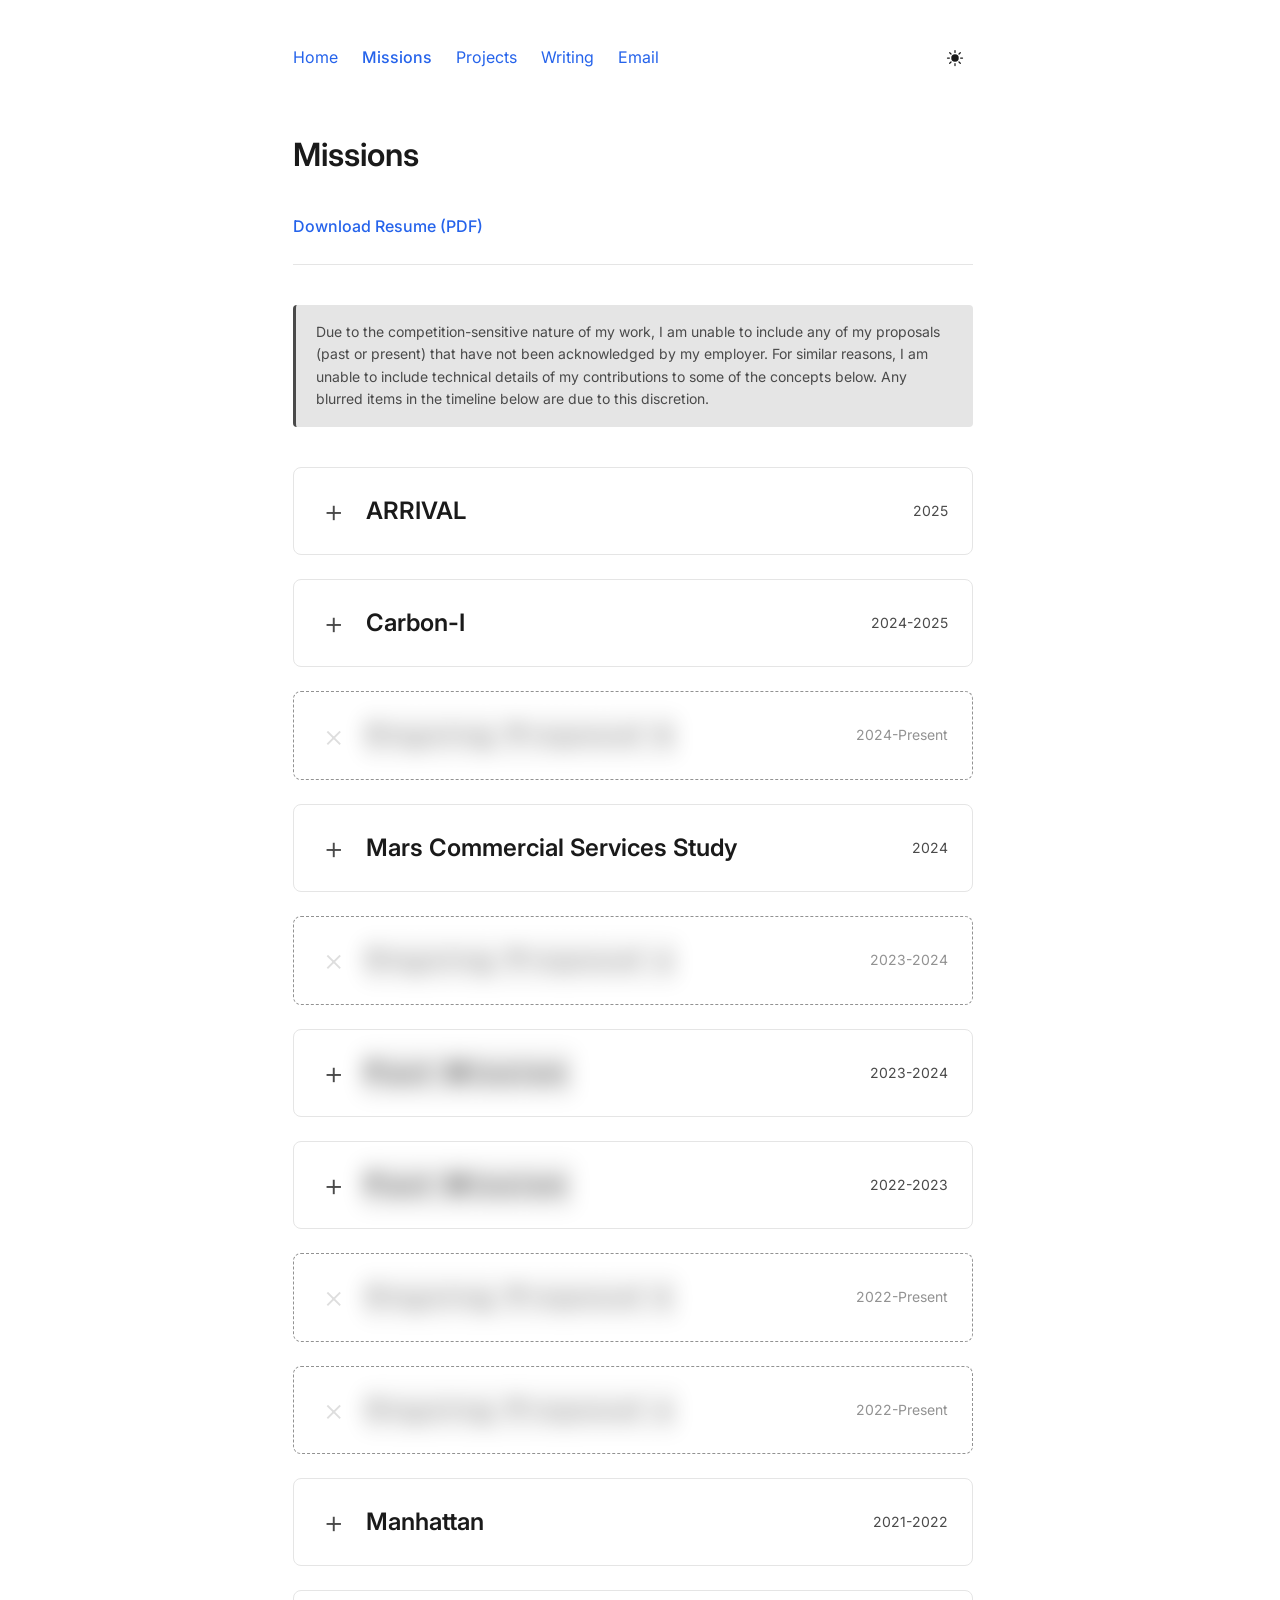
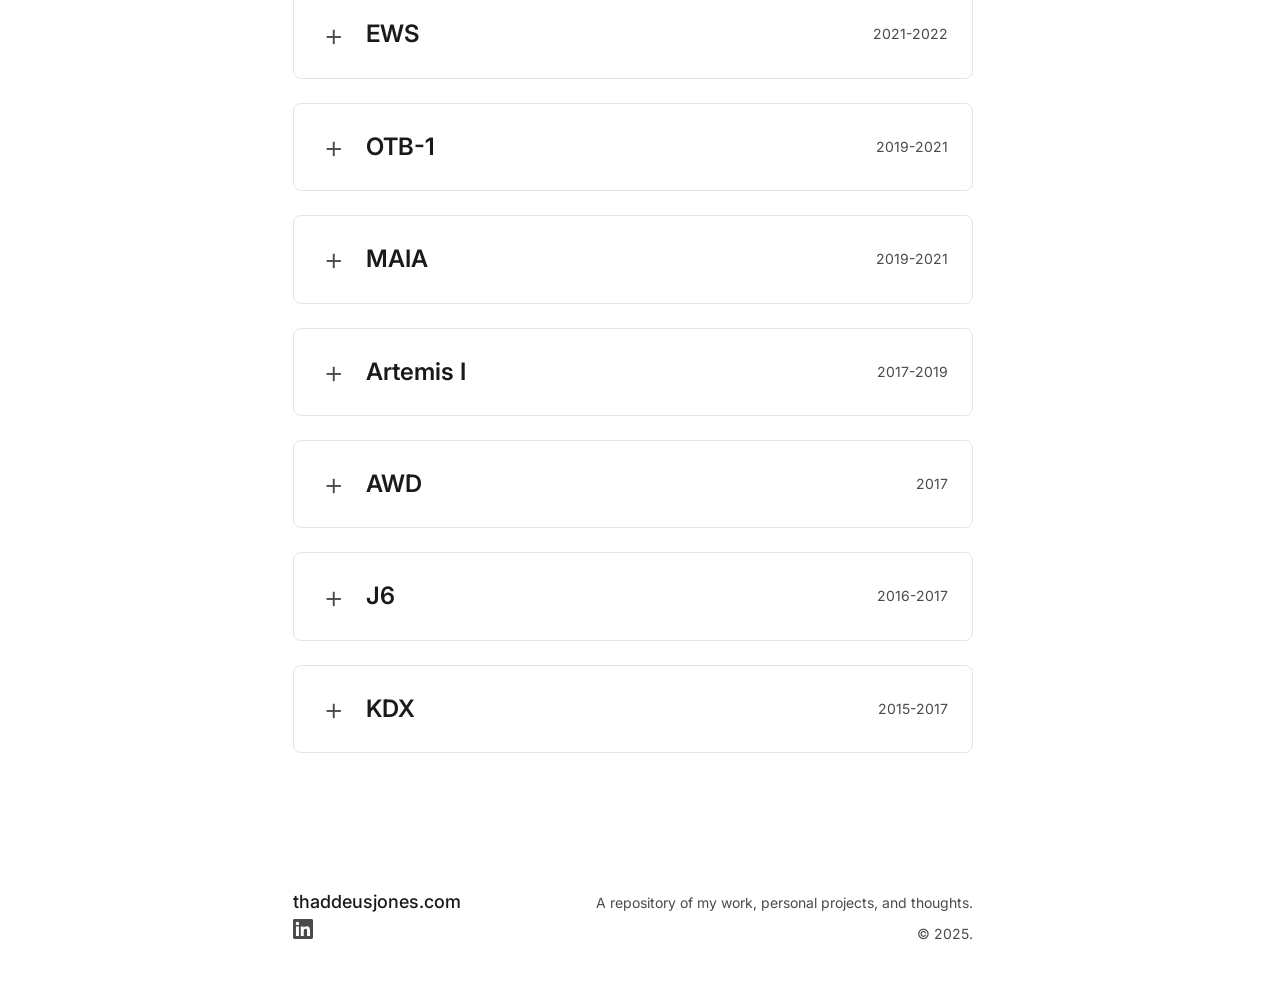
<file: missions.html>
<!DOCTYPE html>
<html lang="en">
<head>
    <meta charset="UTF-8">
    <meta name="viewport" content="width=device-width, initial-scale=1.0">
    <title>Missions — Thaddeus Jones</title>
    <link rel="icon" href="/favicon.svg" type="image/svg+xml">
    <link href="https://fonts.googleapis.com/css2?family=Inter:wght@300;400;500;600&display=swap" rel="stylesheet">
    <style>
        * {
            margin: 0;
            padding: 0;
            box-sizing: border-box;
        }
        
        html {
            scrollbar-gutter: stable;
        }
        
        :root {
            --bg-color: #ffffff;
            --text-color: #1a1a1a;
            --text-muted: #4a4a4a;
            --link-color: #2563eb;
            --nav-hover-opacity: 0.6;
            --border-color: #e5e5e5;
        }
        
        html.dark-mode {
            --bg-color: #1a1a1a;
            --text-color: #ffffff;
            --text-muted: #888;
            --link-color: #60a5fa;
            --nav-hover-opacity: 0.7;
            --border-color: #333;
        }
        
        html.space-mode {
            --bg-color: #000000;
            --text-color: #ffffff;
            --text-muted: #aaaaaa;
            --link-color: #60a5fa;
            --nav-hover-opacity: 0.7;
            --border-color: #333;
        }
        
        body {
            font-family: 'Inter', -apple-system, BlinkMacSystemFont, 'Segoe UI', sans-serif;
            font-size: 16px;
            line-height: 1.6;
            color: var(--text-color);
            background-color: var(--bg-color);
            padding: 40px 20px 0;
            min-height: 100vh;
            display: flex;
            flex-direction: column;
            transition: background-color 0.3s ease, color 0.3s ease;
        }
        
        html.space-mode body {
            position: relative;
            overflow-x: hidden;
        }
        
        html.space-mode body::before {
            content: '';
            position: fixed;
            top: 0;
            left: 0;
            width: 100%;
            height: 100%;
            background: transparent;
            pointer-events: none;
            z-index: 0;
            background-image: 
                radial-gradient(1.5px 1.5px at 12% 18%, white, transparent),
                radial-gradient(1.5px 1.5px at 23% 45%, white, transparent),
                radial-gradient(1.5px 1.5px at 34% 67%, white, transparent),
                radial-gradient(1.5px 1.5px at 45% 23%, white, transparent),
                radial-gradient(1.5px 1.5px at 56% 89%, white, transparent),
                radial-gradient(1.5px 1.5px at 67% 12%, white, transparent),
                radial-gradient(1.5px 1.5px at 78% 56%, white, transparent),
                radial-gradient(1.5px 1.5px at 89% 34%, white, transparent),
                radial-gradient(1.5px 1.5px at 15% 72%, white, transparent),
                radial-gradient(1.5px 1.5px at 26% 39%, white, transparent),
                radial-gradient(1.5px 1.5px at 37% 81%, white, transparent),
                radial-gradient(1.5px 1.5px at 48% 15%, white, transparent),
                radial-gradient(1.5px 1.5px at 59% 63%, white, transparent),
                radial-gradient(1.5px 1.5px at 71% 28%, white, transparent),
                radial-gradient(1.5px 1.5px at 82% 74%, white, transparent),
                radial-gradient(1.5px 1.5px at 93% 47%, white, transparent),
                radial-gradient(1.5px 1.5px at 8% 31%, white, transparent),
                radial-gradient(1.5px 1.5px at 19% 84%, white, transparent),
                radial-gradient(1.5px 1.5px at 31% 52%, white, transparent),
                radial-gradient(1.5px 1.5px at 42% 96%, white, transparent),
                radial-gradient(1.5px 1.5px at 53% 7%, white, transparent),
                radial-gradient(1.5px 1.5px at 64% 41%, white, transparent),
                radial-gradient(1.5px 1.5px at 75% 88%, white, transparent),
                radial-gradient(1.5px 1.5px at 86% 25%, white, transparent),
                radial-gradient(1.5px 1.5px at 97% 59%, white, transparent),
                radial-gradient(1.5px 1.5px at 11% 66%, white, transparent),
                radial-gradient(1.5px 1.5px at 22% 93%, white, transparent),
                radial-gradient(1.5px 1.5px at 33% 4%, white, transparent),
                radial-gradient(1.5px 1.5px at 44% 37%, white, transparent),
                radial-gradient(1.5px 1.5px at 55% 71%, white, transparent),
                radial-gradient(1.5px 1.5px at 66% 19%, white, transparent),
                radial-gradient(1.5px 1.5px at 77% 48%, white, transparent),
                radial-gradient(1.5px 1.5px at 88% 82%, white, transparent),
                radial-gradient(1.5px 1.5px at 99% 13%, white, transparent),
                radial-gradient(1.5px 1.5px at 6% 54%, white, transparent),
                radial-gradient(1.5px 1.5px at 17% 26%, white, transparent),
                radial-gradient(1.5px 1.5px at 28% 78%, white, transparent),
                radial-gradient(1.5px 1.5px at 39% 9%, white, transparent),
                radial-gradient(1.5px 1.5px at 51% 61%, white, transparent),
                radial-gradient(1.5px 1.5px at 62% 33%, white, transparent),
                radial-gradient(1.5px 1.5px at 73% 95%, white, transparent),
                radial-gradient(1.5px 1.5px at 84% 16%, white, transparent),
                radial-gradient(1.5px 1.5px at 95% 69%, white, transparent),
                radial-gradient(1.5px 1.5px at 3% 12%, white, transparent),
                radial-gradient(1.5px 1.5px at 14% 58%, white, transparent),
                radial-gradient(1.5px 1.5px at 25% 83%, white, transparent),
                radial-gradient(1.5px 1.5px at 36% 29%, white, transparent),
                radial-gradient(1.5px 1.5px at 47% 64%, white, transparent),
                radial-gradient(1.5px 1.5px at 58% 11%, white, transparent),
                radial-gradient(1.5px 1.5px at 69% 76%, white, transparent),
                radial-gradient(1.5px 1.5px at 80% 42%, white, transparent),
                radial-gradient(1.5px 1.5px at 91% 88%, white, transparent),
                radial-gradient(1.5px 1.5px at 2% 35%, white, transparent),
                radial-gradient(1.5px 1.5px at 13% 71%, white, transparent),
                radial-gradient(1.5px 1.5px at 24% 16%, white, transparent),
                radial-gradient(1.5px 1.5px at 35% 53%, white, transparent),
                radial-gradient(1.5px 1.5px at 46% 97%, white, transparent),
                radial-gradient(1.5px 1.5px at 57% 24%, white, transparent),
                radial-gradient(1.5px 1.5px at 68% 61%, white, transparent),
                radial-gradient(1.5px 1.5px at 79% 8%, white, transparent),
                radial-gradient(1.5px 1.5px at 90% 46%, white, transparent),
                radial-gradient(1.5px 1.5px at 1% 79%, white, transparent),
                radial-gradient(1.5px 1.5px at 16% 5%, white, transparent),
                radial-gradient(1.5px 1.5px at 27% 92%, white, transparent),
                radial-gradient(1.5px 1.5px at 38% 38%, white, transparent),
                radial-gradient(1.5px 1.5px at 49% 75%, white, transparent),
                radial-gradient(1.5px 1.5px at 60% 22%, white, transparent),
                radial-gradient(1.5px 1.5px at 72% 68%, white, transparent),
                radial-gradient(1.5px 1.5px at 83% 14%, white, transparent),
                radial-gradient(1.5px 1.5px at 94% 51%, white, transparent);
            background-size: 100% 100%;
            opacity: 1;
        }
        
        .container {
            max-width: 680px;
            margin: 0 auto;
            flex: 1;
            position: relative;
            z-index: 1;
        }
        
        nav {
            margin-bottom: 60px;
            display: flex;
            justify-content: space-between;
            align-items: center;
            flex-wrap: wrap;
            gap: 20px;
        }
        
        nav ul {
            list-style: none;
            display: flex;
            gap: 24px;
            flex-wrap: wrap;
        }
        
        nav a {
            color: var(--link-color);
            text-decoration: none;
            font-weight: 400;
            transition: opacity 0.2s;
        }
        
        nav a:hover {
            opacity: var(--nav-hover-opacity);
        }
        
        nav a.active {
            font-weight: 500;
        }
        
        .theme-toggle {
            background: none;
            border: none;
            cursor: pointer;
            padding: 8px;
            color: var(--text-color);
            transition: opacity 0.2s;
            display: flex;
            align-items: center;
            justify-content: center;
            font-size: 20px;
        }
        
        .theme-toggle:hover {
            opacity: var(--nav-hover-opacity);
        }
        
        .theme-toggle svg {
            width: 20px;
            height: 20px;
            fill: currentColor;
        }
        
        h1 {
            font-size: 32px;
            font-weight: 600;
            margin-bottom: 40px;
            line-height: 1.2;
            color: var(--text-color);
        }
        
        .resume-download {
            margin-bottom: 40px;
            padding-bottom: 24px;
            border-bottom: 1px solid var(--border-color);
        }
        
        .resume-download a {
            color: var(--link-color);
            text-decoration: none;
            font-weight: 500;
        }
        
        .resume-download a:hover {
            text-decoration: underline;
        }
        
        .section {
            margin-bottom: 48px;
        }
        
        .section-title {
            font-size: 20px;
            font-weight: 600;
            margin-bottom: 24px;
            color: var(--text-color);
        }
        
        .company {
            margin-bottom: 32px;
        }
        
        .company-name {
            font-size: 18px;
            font-weight: 600;
            margin-bottom: 12px;
            color: var(--text-color);
        }
        
        .role {
            margin-bottom: 20px;
        }
        
        .role-header {
            display: flex;
            justify-content: space-between;
            align-items: flex-start;
            margin-bottom: 8px;
            flex-wrap: wrap;
            gap: 8px;
        }
        
        .role-title {
            font-weight: 500;
            color: var(--text-color);
        }
        
        .role-date {
            font-size: 14px;
            color: var(--text-muted);
            white-space: nowrap;
        }
        
        .role-description {
            color: var(--text-muted);
            line-height: 1.7;
        }
        
        .education-item {
            margin-bottom: 20px;
        }
        
        .education-header {
            display: flex;
            justify-content: space-between;
            align-items: flex-start;
            margin-bottom: 8px;
            flex-wrap: wrap;
            gap: 8px;
        }
        
        .education-degree {
            font-weight: 500;
            color: var(--text-color);
        }
        
        .education-date {
            font-size: 14px;
            color: var(--text-muted);
            white-space: nowrap;
        }
        
        .education-note {
            font-size: 14px;
            color: var(--text-muted);
            font-style: italic;
        }
        
        .mission-note {
            margin-bottom: 40px;
            padding: 16px 20px;
            background-color: var(--border-color);
            border-left: 3px solid var(--text-muted);
            border-radius: 4px;
            font-size: 14px;
            line-height: 1.6;
            color: var(--text-muted);
        }
        
        .missions-list {
            display: flex;
            flex-direction: column;
            gap: 24px;
        }
        
        .mission-card {
            border: 1px solid var(--border-color);
            border-radius: 8px;
            overflow: hidden;
            transition: all 0.3s ease;
        }
        
        .mission-card:hover {
            border-color: var(--text-muted);
        }
        
        .mission-card.disabled {
            opacity: 0.5;
            filter: grayscale(0.3);
        }
        
        .mission-card.disabled:hover {
            border-color: var(--border-color);
        }
        
        .mission-header {
            padding: 24px;
            cursor: pointer;
            display: flex;
            align-items: center;
            gap: 16px;
            background-color: transparent;
            transition: background-color 0.2s ease;
        }
        
        .mission-header:hover {
            background-color: var(--border-color);
            opacity: 0.5;
        }
        
        .mission-card.disabled .mission-header {
            cursor: not-allowed;
        }
        
        .mission-card.disabled .mission-header:hover {
            background-color: transparent;
            opacity: 1;
        }
        
        .mission-card.disabled .mission-toggle {
            opacity: 0.3;
        }
        
        .mission-card.disabled .mission-toggle::before {
            content: '×';
        }
        
        .mission-card.disabled.expanded .mission-toggle::before {
            content: '×';
        }
        
        .mission-toggle {
            font-size: 32px;
            font-weight: 300;
            color: var(--text-muted);
            transition: opacity 0.3s ease;
            user-select: none;
            line-height: 1;
            min-width: 32px;
            text-align: center;
        }
        
        .mission-toggle::before {
            content: '+';
        }
        
        .mission-card.expanded .mission-toggle::before {
            content: '−';
        }
        
        .mission-name {
            font-size: 24px;
            font-weight: 600;
            color: var(--text-color);
            flex: 1;
        }
        
        .mission-name.pixelated {
            position: relative;
        }
        
        .mission-name.pixelated > span {
            display: inline-block;
            position: relative;
            filter: blur(10px) contrast(1.5) brightness(0.9);
            letter-spacing: 5px;
            user-select: none;
            color: var(--text-color);
            opacity: 0.5;
            text-shadow: 0 0 8px currentColor;
        }
        
        .mission-name.pixelated > span::before {
            content: '';
            position: absolute;
            top: -4px;
            left: -4px;
            width: calc(100% + 8px);
            height: calc(100% + 8px);
            background-image: 
                repeating-linear-gradient(
                    0deg,
                    rgba(0, 0, 0, 0.2) 0px,
                    rgba(0, 0, 0, 0.2) 4px,
                    transparent 4px,
                    transparent 8px
                ),
                repeating-linear-gradient(
                    90deg,
                    rgba(0, 0, 0, 0.2) 0px,
                    rgba(0, 0, 0, 0.2) 4px,
                    transparent 4px,
                    transparent 8px
                );
            pointer-events: none;
            z-index: 1;
            mix-blend-mode: multiply;
            opacity: 0.7;
        }
        
        html.dark-mode .mission-name.pixelated > span::before,
        html.space-mode .mission-name.pixelated > span::before {
            background-image: 
                repeating-linear-gradient(
                    0deg,
                    rgba(255, 255, 255, 0.2) 0px,
                    rgba(255, 255, 255, 0.2) 4px,
                    transparent 4px,
                    transparent 8px
                ),
                repeating-linear-gradient(
                    90deg,
                    rgba(255, 255, 255, 0.2) 0px,
                    rgba(255, 255, 255, 0.2) 4px,
                    transparent 4px,
                    transparent 8px
                );
            mix-blend-mode: screen;
        }
        
        .mission-years {
            font-size: 14px;
            color: var(--text-muted);
            white-space: nowrap;
        }
        
        .mission-content {
            max-height: 0;
            overflow: hidden;
            transition: max-height 0.3s ease;
        }
        
        .mission-card.expanded .mission-content {
            max-height: 10000px;
        }
        
        .mission-details {
            padding: 0 24px 24px;
        }
        
        .mission-fields {
            display: grid;
            grid-template-columns: 1fr 1fr;
            gap: 24px;
            margin-bottom: 24px;
            padding-bottom: 24px;
            border-bottom: 1px solid var(--border-color);
        }
        
        .mission-field {
            display: flex;
            flex-direction: column;
            gap: 4px;
        }
        
        .mission-field-label {
            font-size: 12px;
            font-weight: 400;
            color: var(--text-muted);
            text-transform: uppercase;
            letter-spacing: 0.5px;
        }
        
        .mission-field-value {
            font-size: 18px;
            font-weight: 500;
            color: var(--text-color);
        }
        
        .mission-description {
            color: var(--text-muted);
            line-height: 1.7;
            font-size: 16px;
        }
        
        .mission-description p {
            margin: 0 0 1em 0;
        }
        
        .mission-description p:last-child {
            margin-bottom: 0;
        }
        
        .mission-description a {
            color: var(--link-color);
            text-decoration: none;
        }
        
        .mission-description a:hover {
            text-decoration: underline;
        }
        
        @media (max-width: 600px) {
            .mission-fields {
                grid-template-columns: 1fr;
                gap: 16px;
            }
            
            .mission-name {
                font-size: 20px;
            }
            
            .mission-card.expanded .mission-content {
                max-height: 20000px;
            }
        }
        
        footer {
            background-color: transparent;
            color: var(--text-muted);
            margin-top: 80px;
            padding: 60px 0 40px;
            position: relative;
            z-index: 1;
        }
        
        .footer-content {
            max-width: 680px;
            margin: 0 auto;
            display: flex;
            flex-direction: column;
            gap: 8px;
        }
        
        .footer-row {
            display: flex;
            justify-content: space-between;
            align-items: baseline;
            gap: 40px;
        }
        
        .footer-site-name {
            font-size: 18px;
            font-weight: 500;
            color: var(--text-color);
            line-height: 1;
        }
        
        .footer-site-name a {
            color: var(--text-color);
            text-decoration: none;
            transition: opacity 0.2s;
        }
        
        .footer-site-name a:hover {
            opacity: var(--nav-hover-opacity);
        }
        
        .footer-social {
            display: flex;
            gap: 16px;
            align-items: center;
        }
        
        .footer-social a {
            color: var(--text-muted);
            text-decoration: none;
            transition: opacity 0.2s;
            display: flex;
            align-items: center;
            justify-content: center;
        }
        
        .footer-social a:hover {
            opacity: var(--nav-hover-opacity);
        }
        
        .footer-social svg {
            width: 20px;
            height: 20px;
            fill: currentColor;
            display: block;
        }
        
        .footer-description {
            font-size: 14px;
            line-height: 1;
            color: var(--text-muted);
            text-align: right;
        }
        
        .footer-copyright {
            font-size: 14px;
            color: var(--text-muted);
            line-height: 1;
        }
        
        .footer-copyright a {
            color: var(--link-color);
            text-decoration: none;
        }
        
        .footer-copyright a:hover {
            text-decoration: underline;
        }
        
        @media (max-width: 768px) {
            .footer-row {
                flex-direction: column;
                align-items: flex-start;
                gap: 8px;
            }
            
            .footer-description {
                text-align: left;
            }
        }
        
        @media (max-width: 600px) {
            body {
                padding: 24px 16px;
            }
            
            nav {
                margin-bottom: 40px;
            }
            
            h1 {
                font-size: 28px;
            }
            
            .role-header,
            .education-header {
                flex-direction: column;
            }
        }
    </style>
</head>
<body>
    <div class="container">
        <nav>
            <ul>
                <li><a href="/">Home</a></li>
                <li><a href="missions.html" class="active">Missions</a></li>
                <li><a href="projects.html">Projects</a></li>
                <li><a href="writing.html">Writing</a></li>
                <li><a href="mailto:jonesthaddeus0@gmail.com">Email</a></li>
            </ul>
            <button class="theme-toggle" id="themeToggle" aria-label="Toggle theme">
                <svg id="themeIcon" viewBox="0 0 24 24" fill="currentColor">
                    <path d="M12 2.25a.75.75 0 01.75.75v2.25a.75.75 0 01-1.5 0V3a.75.75 0 01.75-.75zM7.5 12a4.5 4.5 0 119 0 4.5 4.5 0 01-9 0zM18.894 6.166a.75.75 0 00-1.06-1.06l-1.591 1.59a.75.75 0 101.06 1.061l1.591-1.59zM21.75 12a.75.75 0 01-.75.75h-2.25a.75.75 0 010-1.5H21a.75.75 0 01.75.75zM17.834 18.894a.75.75 0 001.06-1.06l-1.59-1.591a.75.75 0 10-1.061 1.06l1.59 1.591zM12 18a.75.75 0 01.75.75V21a.75.75 0 01-1.5 0v-2.25A.75.75 0 0112 18zM7.758 17.303a.75.75 0 00-1.061-1.06l-1.591 1.59a.75.75 0 001.06 1.061l1.591-1.59zM6 12a.75.75 0 01-.75.75H3a.75.75 0 010-1.5h2.25A.75.75 0 016 12zM6.697 7.757a.75.75 0 001.06-1.06l-1.59-1.591a.75.75 0 00-1.061 1.06l1.59 1.591z"/>
                </svg>
            </button>
        </nav>
        
        <h1>Missions</h1>
        
        <div class="resume-download">
            <a href="assets/jones_thaddeus_resume.pdf" download>Download Resume (PDF)</a>
        </div>
        
        <div class="mission-note">
            Due to the competition-sensitive nature of my work, I am unable to include any of my proposals (past or present) that have not been acknowledged by my employer. 
            For similar reasons, I am unable to include technical details of my contributions to some of the concepts below. 
            Any blurred items in the timeline below are due to this discretion.
        </div>
        
        <div class="missions-list">
            
            
            <div class="mission-card">
                <div class="mission-header" onclick="toggleMission(this)">
                    <div class="mission-toggle"></div>
                    <div class="mission-name">ARRIVAL</div>
                    <div class="mission-years">2025</div>
                </div>
                <div class="mission-content">
                    <div class="mission-details">
                        <div class="mission-fields">
                            <div class="mission-field">
                                <div class="mission-field-label">Type</div>
                                <div class="mission-field-value">Aerocapture Demonstration</div>
                            </div>
                            <div class="mission-field">
                                <div class="mission-field-label">Location</div>
                                <div class="mission-field-value">Geostationary Transfer Orbit (GTO)</div>
                            </div>
                            <div class="mission-field">
                                <div class="mission-field-label">Launch</div>
                                <div class="mission-field-value">-</div>
                            </div>
                            <div class="mission-field">
                                <div class="mission-field-label">Status</div>
                                <div class="mission-field-value">Study Complete</div>
                            </div>
                        </div>
                        <div class="mission-description">
                            <p>NASA put out the ARRIVAL study RFI in the fall of 2025 to develop an aerocapture demonstration concept. 
                            <a href="https://en.wikipedia.org/wiki/Aerocapture">Aerocapture</a> is the process of using atmospheric drag to capture a spacecraft in orbit around a planet or moon from a hyperbolic trajectory. </p>
                
                            <p>We responded to the RFI and won the study contract. I was the system design lead for the study, developing the architecture for the flight (bus & aeroshell) system. 
                            I led our engineering team to develop the spacecraft design, driving system level requirements across the team, identifying trade studies between subsystems, and managing the system performance budgets.
                            I also presented the risks of the NASA-proposed CONOPS and potential opportunities the team and I identified for maturing the demonstration CONOPS. 
                            </p>
                            
                        </div>
                    </div>
                </div>
            </div>

            <div class="mission-card">
                <div class="mission-header" onclick="toggleMission(this)">
                    <div class="mission-toggle"></div>
                    <div class="mission-name">Carbon-I</div>
                    <div class="mission-years">2024-2025</div>
                </div>
                <div class="mission-content">
                    <div class="mission-details">
                        <div class="mission-fields">
                            <div class="mission-field">
                                <div class="mission-field-label">Type</div>
                                <div class="mission-field-value">Earth Orbiter</div>
                            </div>
                            <div class="mission-field">
                                <div class="mission-field-label">Location</div>
                                <div class="mission-field-value">Low Earth Orbit (LEO)</div>
                            </div>
                            <div class="mission-field">
                                <div class="mission-field-label">Launch</div>
                                <div class="mission-field-value">-</div>
                            </div>
                            <div class="mission-field">
                                <div class="mission-field-label">Status</div>
                                <div class="mission-field-value">Not Selected</div>
                            </div>
                        </div>
                        <div class="mission-description">
                            <p>In late 2024 I joined the <a href="https://carbon-i.github.io/">Carbon-I</a> proposal team as the mission architect, to guide coordination between the JPL mission team and LM spacecraft engineering team. </p>
                            <p>My primary focus was on marrying the science operations with the spacecraft capabilities, especially the spacecraft guidance, navigation, and control (GNC) system, and the spacecraft power system. 
                            While both systems were already well-defined and robust, the Carbon-I mission requires several unique observation modes. Capturing the exact needs and constraints of each mode and validating
                            the spacecraft capabilities was the key challenge. My other focus was on the system interfaces, between the instrument and the payload processor, and between the spacecraft and the ground.</p>
                            <p>I ended up developing and driving the power performance budget, and wrote the proposal sections for the mission design, the power subsystem, the GNC subsystem, and payload processor. 
                            I also wrote the section on system margins, as I had managed the overall spacecraft performance budgets for the proposal. </p> 
                            <p>The Carbon-I Concept Study Report (CSR) was submitted in Fall 2025, but Carbon-I was ultimately not selected. <a href="https://www.nasa.gov/news-release/nasa-selects-two-earth-system-explorers-missions/">Two other missions</a> 
                            were selected instead.</p>
                        </div>
                    </div>
                </div>
            </div>

            <div class="mission-card disabled template-card" style="opacity: 0.6; border-style: dashed; border-color: var(--text-muted);">
                <div class="mission-header">
                    <div class="mission-toggle"></div>
                    <div class="mission-name pixelated"><span>Ongoing Proposal b</span></div>
                    <div class="mission-years">2024-Present</div>
                </div>
            </div>

            <div class="mission-card">
                <div class="mission-header" onclick="toggleMission(this)">
                    <div class="mission-toggle"></div>
                    <div class="mission-name">Mars Commercial Services Study</div>
                    <div class="mission-years">2024</div>
                </div>
                <div class="mission-content">
                    <div class="mission-details">
                        <div class="mission-fields">
                            <div class="mission-field">
                                <div class="mission-field-label">Type</div>
                                <div class="mission-field-value">Mars Orbiter</div>
                            </div>
                            <div class="mission-field">
                                <div class="mission-field-label">Location</div>
                                <div class="mission-field-value">Mars</div>
                            </div>
                            <div class="mission-field">
                                <div class="mission-field-label">Launch</div>
                                <div class="mission-field-value">-</div>
                            </div>
                            <div class="mission-field">
                                <div class="mission-field-label">Status</div>
                                <div class="mission-field-value">Study Complete</div>
                            </div>
                        </div>
                        <div class="mission-description">
                            We were selected to develop a concept for a <a href="https://www.nasa.gov/solar-system/planets/mars/nasa-selects-commercial-service-studies-to-enable-mars-robotic-science/">low cost Mars orbiter</a> by NASA's Mars Exploration Program office. 
                            I was the technical lead for the study, leading the development of the spacecraft architecture and mission concept of operations, and delivering the final study presentation to the MEP team. 

                        </div>
                    </div>
                </div>
            </div>

            <div class="mission-card disabled template-card" style="opacity: 0.6; border-style: dashed; border-color: var(--text-muted);">
                <div class="mission-header">
                    <div class="mission-toggle"></div>
                    <div class="mission-name pixelated"><span>Ongoing Proposal o</span></div>
                    <div class="mission-years">2023-2024</div>
                </div>
            </div>
            
            <div class="mission-card template-card">
                <div class="mission-header" onclick="toggleMission(this)">
                    <div class="mission-toggle"></div>
                    <div class="mission-name pixelated"><span>Past Mission</span></div>
                    <div class="mission-years">2023-2024</div>
                </div>
                <div class="mission-content">
                    <div class="mission-details">
                        <div class="mission-fields">
                            <div class="mission-field">
                                <div class="mission-field-label">Type</div>
                                <div class="mission-field-value">Lunar Orbiter</div>
                            </div>
                            <div class="mission-field">
                                <div class="mission-field-label">Location</div>
                                <div class="mission-field-value">Moon</div>
                            </div>
                            <div class="mission-field">
                                <div class="mission-field-label">Launch</div>
                                <div class="mission-field-value">-</div>
                            </div>
                            <div class="mission-field">
                                <div class="mission-field-label">Status</div>
                                <div class="mission-field-value">Program Complete</div>
                            </div>
                        </div>
                        <div class="mission-description">
                            <p>For this program I was the spacecraft bus lead for a lunar orbiting mission, leading the development of the bus architecture and design through PDR.
                            </p>
                        </div>
                    </div>
                </div>
            </div>

            <div class="mission-card template-card">
                <div class="mission-header" onclick="toggleMission(this)">
                    <div class="mission-toggle"></div>
                    <div class="mission-name pixelated"><span>Past Mission</span></div>
                    <div class="mission-years">2022-2023</div>
                </div>
                <div class="mission-content">
                    <div class="mission-details">
                        <div class="mission-fields">
                            <div class="mission-field">
                                <div class="mission-field-label">Type</div>
                                <div class="mission-field-value">Pair of spacecraft</div>
                            </div>
                            <div class="mission-field">
                                <div class="mission-field-label">Location</div>
                                <div class="mission-field-value">Moon</div>
                            </div>
                            <div class="mission-field">
                                <div class="mission-field-label">Launch</div>
                                <div class="mission-field-value">-</div>
                            </div>
                            <div class="mission-field">
                                <div class="mission-field-label">Status</div>
                                <div class="mission-field-value">Not Selected</div>
                            </div>
                        </div>
                        <div class="mission-description">
                            <p>I architected a two-spacecraft smallsat concept for a lunar mission, defining the bus architecture and the CONOPS with a space startup partner. 
                                We presented the concept to the Defense Innovation Unit (DIU) but were not selected. 
                            </p>
                        </div>
                    </div>
                </div>
            </div>

            <div class="mission-card disabled template-card" style="opacity: 0.6; border-style: dashed; border-color: var(--text-muted);">
                <div class="mission-header">
                    <div class="mission-toggle"></div>
                    <div class="mission-name pixelated"><span>Ongoing Proposal k</span></div>
                    <div class="mission-years">2022-Present</div>
                </div>
            </div>

            <div class="mission-card disabled template-card" style="opacity: 0.6; border-style: dashed; border-color: var(--text-muted);">
                <div class="mission-header">
                    <div class="mission-toggle"></div>
                    <div class="mission-name pixelated"><span>Ongoing Proposal e</span></div>
                    <div class="mission-years">2022-Present</div>
                </div>
            </div>

            <div class="mission-card">
                <div class="mission-header" onclick="toggleMission(this)">
                    <div class="mission-toggle"></div>
                    <div class="mission-name">Manhattan</div>
                    <div class="mission-years">2021-2022</div>
                </div>
                <div class="mission-content">
                    <div class="mission-details">
                        <div class="mission-fields">
                            <div class="mission-field">
                                <div class="mission-field-label">Type</div>
                                <div class="mission-field-value">Pair of spacecraft</div>
                            </div>
                            <div class="mission-field">
                                <div class="mission-field-label">Location</div>
                                <div class="mission-field-value">Low Earth Orbit (LEO)</div>
                            </div>
                            <div class="mission-field">
                                <div class="mission-field-label">Launch</div>
                                <div class="mission-field-value">2026</div>
                            </div>
                            <div class="mission-field">
                                <div class="mission-field-label">Status</div>
                                <div class="mission-field-value">Spacecraft in production</div>
                            </div>
                        </div>
                        <div class="mission-description">
                            <p>After GA lost contact with the 
                            <a href="https://spacenews.com/space-development-agency-general-atomics-eye-options-after-setback-in-laser-comms-experiment/">LINCS satellites</a> 
                            and were unable to complete their laser communications demonstration, GA internally funded a rapid development program to replace that mission. 
                            The new mission, dubbed "Manhattan", was driven from a single sentence objective from the CEO of General Atomics.</p>
                            <p>Selected to lead as the chief engineer, I was 
                            <a href="https://spacenews.com/space-development-agency-general-atomics-eye-options-after-setback-in-laser-comms-experiment/#:~:text=The%20LINCS%20experiment%20was%20internally%20funded%20by%20General%20Atomics.%C2%A0Burgess%20said%20the%20company%20plans%20to%20have%20two%20new%20optical%20terminals%20completed%20by%20the%20end%20of%20the%20year.%20%E2%80%9CIn%20the%20next%20six%20to%2012%20months%2C%20we%E2%80%99re%20going%20to%20be%20having%20systems%20in%20space%20demonstrating%20this%20capability%20in%20low%20Earth%20orbit.%E2%80%9D">
                            given a one year timeline</a> to define the program, develop the spacecraft, and deliver the mission. Having learned my lesson in aligning customer expectations early from MAIA, 
                            I worked with GA leadership to define a very narrow set of mission requirements and success criteria - and passed System Requirements Review (SRR) in under two weeks.</p>
                            
                            <p>But even an internally funded program is not immune to scope creep. Despite my efforts to freeze the program objectives early to achieve the breakneck timeline and budget, 
                            the executive team began to push down additional payloads and objectives. I left GA around the time the scope changes were mandated, but the Manhattan program
                            has not yet launched to date. It appears that an iteration of the program may <a href="https://www.ga.com/ga-and-kepler-communications-successfully-demonstrate-air-to-space-optical-communications-capability#:~:text=%E2%80%9CUnder%20a%20separate%20SDA%20contract%2C%20GA%2DEMS%20designed%20and%20built%20two%20OCT%20systems%20that%20will%20fly%20on%20two%20GA%2D75%20spacecraft%20to%20support%20future%20LEO%20airborne%2Dto%2Dspace%20demonstrations%20for%20Tranche%201.%20Those%20spacecraft%20launch%20in%202026.%E2%80%9D">launch in 2026</a>.</p>
                        </div>
                    </div>
                </div>
            </div>

            <div class="mission-card">
                <div class="mission-header" onclick="toggleMission(this)">
                    <div class="mission-toggle"></div>
                    <div class="mission-name">EWS</div>
                    <div class="mission-years">2021-2022</div>
                </div>
                <div class="mission-content">
                    <div class="mission-details">
                        <div class="mission-fields">
                            <div class="mission-field">
                                <div class="mission-field-label">Type</div>
                                <div class="mission-field-value">Earth Orbiter</div>
                            </div>
                            <div class="mission-field">
                                <div class="mission-field-label">Location</div>
                                <div class="mission-field-value">Low Earth Orbit (LEO)</div>
                            </div>
                            <div class="mission-field">
                                <div class="mission-field-label">Launch</div>
                                <div class="mission-field-value">2026</div>
                            </div>
                            <div class="mission-field">
                                <div class="mission-field-label">Status</div>
                                <div class="mission-field-value">Spacecraft in production</div>
                            </div>
                        </div>
                        <div class="mission-description">
                            <p>While the MAIA program was winding down post-CDR, I took over the role of Deputy Chief Engineer for the 
                            <a href="https://www.ga.com/general-atomics-selected-for-united-states-space-force-electro-optical-infrared-weather-system-prototype-satellite-program">EWS mission</a>, joining shortly after PDR. EWS was a smallsat program for the US Space Force to replace the 
                            aging <a href="https://www.spaceforce.mil/About-Us/Fact-Sheets/Article/2197779/defense-meteorological-satellite-program/">DMSP satellites</a> and provide weather data for the US military. </p>
                            <p>The deputy chief engineer role was somewhat dual-hatted - because the chief engineer was located in San Diego while the rest of the engineering team was in Colorado,
                             I was both the lead systems engineer and led much of the day-to-day engineering management. In the role I defined system CONOPS across all mission phases, including LEOP, operations, fault recovery, 
                            collision avoidance, and deorbit. I led and reviewed the engineering efforts of a team of systems engineers, maintaining system budgets, requirements, verification, interface control, and artifact generation. </p>
                            <p>The EWS program was a competitive downselect, with General Atomics and Raytheon competing for the full contract award decision after CDR.
                            While Raytheon was an established incumbent, General Atomics had never delivered a spacecraft for the Space Force. I led the team through CDR, and General Atomics was awarded the contract. 
                            Since I've left, GA has won the award for a follow-on spacecraft. The first EWS satellite is expected to launch in 2026. </p>
                            
                        </div>
                    </div>
                </div>
            </div>


            <div class="mission-card">
                <div class="mission-header" onclick="toggleMission(this)">
                    <div class="mission-toggle"></div>
                    <div class="mission-name">OTB-1</div>
                    <div class="mission-years">2019-2021</div>
                </div>
                <div class="mission-content">
                    <div class="mission-details">
                        <div class="mission-fields">
                            <div class="mission-field">
                                <div class="mission-field-label">Type</div>
                                <div class="mission-field-value">Earth Orbiter</div>
                            </div>
                            <div class="mission-field">
                                <div class="mission-field-label">Location</div>
                                <div class="mission-field-value">Low Earth Orbit (LEO)</div>
                            </div>
                            <div class="mission-field">
                                <div class="mission-field-label">Launch</div>
                                <div class="mission-field-value">June 25, 2019</div>
                            </div>
                            <div class="mission-field">
                                <div class="mission-field-label">Status</div>
                                <div class="mission-field-value">Mission Completed</div>
                            </div>
                        </div>
                        <div class="mission-description">
                            <p>One week after joining General Atomics, I watched the team's first launch. OTB-1 was a smallsat carrying the <a href="https://www.nasa.gov/mission/deep-space-atomic-clock-dsac/">Deep Space Atomic Clock (DSAC)</a> for JPL, 
                            as well as a number of other small payloads. With such a small team, I volunteered to moonlight as an operator for the mission. </p>
                            <p>Because OTB-1 was also carrying a payload for the Air Force, 
                            we were able to secure a free launch on a SpaceX Falcon Heavy launching out of the Kennedy Space Center. Our free ride meant that we were unable to define the mission orbit, and we ended up a 24° 
                            inclination orbit passing through the <a href="https://en.wikipedia.org/wiki/South_Atlantic_Anomaly">South Atlantic Anomaly (SAA)</a> nearly every single orbit. This drove a high rate of single event upsets (SEUs)
                            and faults at the spacecraft level.</p>
                            <p>As the operator, I monitored the spacecraft telemetry after scheduled downlinks, and I was automatically alerted if there was a missed pass or telemetry out of 
                            expected bounds. Over the three years I was at GA, I helped recover the spacecraft from safe mode a number of times, ran the DSAC through calibrations, and led a number of failure review boards (FRBs) to 
                            investigate the root cause of some of the spacecraft faults we experienced.</p>
                            <p>In 2025 the OTB-1 mission was declared complete, having outlived its original mission lifetime by three years. </p> 
                        </div>
                    </div>
                </div>
            </div>

            
            <div class="mission-card">
                <div class="mission-header" onclick="toggleMission(this)">
                    <div class="mission-toggle"></div>
                    <div class="mission-name">MAIA</div>
                    <div class="mission-years">2019-2021</div>
                </div>
                <div class="mission-content">
                    <div class="mission-details">
                        <div class="mission-fields">
                            <div class="mission-field">
                                <div class="mission-field-label">Type</div>
                                <div class="mission-field-value">Earth Orbiter</div>
                            </div>
                            <div class="mission-field">
                                <div class="mission-field-label">Location</div>
                                <div class="mission-field-value">Low Earth Orbit (LEO)</div>
                            </div>
                            <div class="mission-field">
                                <div class="mission-field-label">Launch</div>
                                <div class="mission-field-value">-</div>
                            </div>
                            <div class="mission-field">
                                <div class="mission-field-label">Status</div>
                                <div class="mission-field-value">Program ended</div>
                            </div>
                        </div>
                        <div class="mission-description">
                            <p>In 2019 I joined the ten-person General Atomics Space team to be the systems engineering lead for the recently-won <a href="https://maia.jpl.nasa.gov/">MAIA mission</a>. 
                            The Multi-Angle Imager for Aerosols (MAIA) mission was run by the NASA Langley Research Center to study aerosol distribution in the atmosphere and understand how different types of air pollution affect human health.</p>
                            <p>The MAIA instrument was being developed by JPL and General Atomics had been contracted to build the smallsat platform. 
                            As the lead systems engineer (and the only full-time engineer on the team), I was responsible for the overall system architecture, requirements, and interface definition for the program. 
                            I was also the primary technical liaison with the NASA Langley customer and the JPL instrument team, leading weekly system review meetings and interface control definition meetings. 
                            While managing the requirements and other program artifacts (mission operations plan, telemetry database, AI&T plan, etc.).</p>
                            <p>I also was developing the spacecraft performance budgets
                            and performing subsystem analyses where we did not have the personnel. For example, I developed the telecom coverage analysis for the mission in STK + MATLAB, and built the power analysis for the program. </p>
                            <p>Early in the program, it was clear there was a dichotomy between the Class-D bus defined in the Statement of Work (SOW) and the expectations of the customer. Adding to the challenge was the increasingly costly and delayed instrument
                            that was already an order of magnitude greater in cost than the vehicle. Still, I worked with the customer to accommodate deltas in the expectations, and led the program successfully through the Preliminary Design Review (PDR)
                            and the Critical Design Review (CDR). At the same time, I led the development and delivery of a spacecraft simulator, complete with the bus avionics, ground & operations software, and payload interface to JPL.</p>
                            <p>While we had been able to impress the customer technically both with our solution and our commitment to delivery, programmatically General Atomics and NASA were unable
                            to resolve the differences between the initial contract and the ultimate expectations of the customer. In 2021 GA and NASA mutually agreed to end the contract. </p>
                            <p>Frankly, I was devastated - I had spent every hour full-time for two years dedicated to the success of the spacecraft and the mission, and it disappeared overnight. 
                            But the program taught me a valuable lesson - a technically successful design and implementation does not always mean a successful mission. From then on I have tried to guide the
                            programmatic and technical risk definition from the very first conversation with customer, to level-set expectations and truly understand their needs, not what is written in the SOW. </p>
                            <p>The MAIA program is still technically on the NASA books - JPL has partnered with the Italian Space Agency (ASI) to develop the spacecraft. While they initially planned to launch in 2024,
                            the spacecraft appears to still be in development. </p>

                        </div>
                    </div>
                </div>
            </div>

            <div class="mission-card">
                <div class="mission-header" onclick="toggleMission(this)">
                    <div class="mission-toggle"></div>
                    <div class="mission-name">Artemis I</div>
                    <div class="mission-years">2017-2019</div>
                </div>
                <div class="mission-content">
                    <div class="mission-details">
                        <div class="mission-fields">
                            <div class="mission-field">
                                <div class="mission-field-label">Type</div>
                                <div class="mission-field-value">Uncrewed Demonstration Mission</div>
                            </div>
                            <div class="mission-field">
                                <div class="mission-field-label">Location</div>
                                <div class="mission-field-value">Cislunar Space</div>
                            </div>
                            <div class="mission-field">
                                <div class="mission-field-label">Launch</div>
                                <div class="mission-field-value">Nov 16, 2022</div>
                            </div>
                            <div class="mission-field">
                                <div class="mission-field-label">Status</div>
                                <div class="mission-field-value">Returned Dec 11, 2022</div>
                            </div>
                        </div>
                        <div class="mission-description">
                            <p>In late 2017 I moved from Lockheed Martin RMS to Lockheed Martin Space Systems to work on the <a href="https://www.nasa.gov/mission/artemis-i/">Artemis I</a> mission. I took on responsibility for testing the entire return cruise 
                            through Entry, Descent, and Landing (EDL) of the <a href="https://www.nasa.gov/reference/orion-spacecraft/">Orion spacecraft</a>. Working with the Orion subsystem engineers, I developed and executed test procedures for each phase of the return mission. </p>
                            <p>Return & EDL was a particularly fascinating mission segment, because the Orion spacecraft performs several critical subsystem "transitions" in this segment. First, as Orion approaches Earth it must transition its comms from 
                            the Deep Space Network (DSN) to the Tracking and Data Relay Satellite System (TDRSS). Second, Orion must separate its Crew Module (CM) from its Service Module (SM) prior to reentry. 
                            The SM has the solar arrays and the main engine, and so the spacecraft must hand-off from a power-positive flight to a fully battery-powered sequence. 
                            It also must transition from the SM main engine to the CM main engine for its final descent burns. Finally, Orion must execute a series of critical sequence of parachute deployments during descent. </p>
                            <p>These critical handoffs and deployment sequences were often autonomous dependent on the spacecraft configuration and measured data, so there was particular scrutiny on their execution in the test environment.
                            After writing the test procedures, fault mode scripts, and running the tests for hundreds of hours in the lab, I completed the tests for our NASA customer in the final Run for Record (RfR) tests. </p>
                            <p>In 2022 Artemis I launched, completed its journey beyond the Moon, and <a href="https://www.space.com/artemis-1-orion-splashdown-moon-mission-success">returned to Earth safely</a>.</p>

                        </div>
                    </div>
                </div>
            </div>
            
            <div class="mission-card">
                <div class="mission-header" onclick="toggleMission(this)">
                    <div class="mission-toggle"></div>
                    <div class="mission-name">AWD</div>
                    <div class="mission-years">2017</div>
                </div>
                <div class="mission-content">
                    <div class="mission-details">
                        <div class="mission-fields">
                            <div class="mission-field">
                                <div class="mission-field-label">Type</div>
                                <div class="mission-field-value">AEGIS Missile Defense System</div>
                            </div>
                            <div class="mission-field">
                                <div class="mission-field-label">Location</div>
                                <div class="mission-field-value">Australia</div>
                            </div>
                            <div class="mission-field">
                                <div class="mission-field-label">Platforms Supported</div>
                                <div class="mission-field-value">DDG 41</div>
                            </div>
                            <div class="mission-field">
                                <div class="mission-field-label">Status</div>
                                <div class="mission-field-value">Deployed</div>
                            </div>
                        </div>
                        <div class="mission-description">
                            The AWD program was a joint effort between the United States and Australia to develop a new missile defense system for the Australian Defense Force. As I had gained significant experience with the AEGIS WCS subsystem during 
                            my time on the KDX & J6 programs, I supported the AWD program during key test events and review milestones. Primarily I served as a subject matter expert for the WCS subsystem, and provided technical guidance to the program office and the AWD engineering team. 
                            While I did not travel to Australia or their vessels I participated in several stress and endurance tests at our AEGIS test facility in Moorestown, NJ with the AWD customer.
                        </div>
                    </div>
                </div>
            </div>
            
            <div class="mission-card">
                <div class="mission-header" onclick="toggleMission(this)">
                    <div class="mission-toggle"></div>
                    <div class="mission-name">J6</div>
                    <div class="mission-years">2016-2017</div>
                </div>
                <div class="mission-content">
                    <div class="mission-details">
                        <div class="mission-fields">
                            <div class="mission-field">
                                <div class="mission-field-label">Type</div>
                                <div class="mission-field-value">AEGIS Missile Defense System</div>
                            </div>
                            <div class="mission-field">
                                <div class="mission-field-label">Location</div>
                                <div class="mission-field-value">Japan</div>
                            </div>
                            <div class="mission-field">
                                <div class="mission-field-label">Platforms Supported</div>
                                <div class="mission-field-value">DDG 177</div>
                            </div>
                            <div class="mission-field">
                                <div class="mission-field-label">Status</div>
                                <div class="mission-field-value">Deployed</div>
                            </div>
                        </div>
                        <div class="mission-description">
                            While working on the KDX program, I also supported the deployment of upgrades to the AEGIS J6 baseline for the Japanese Maritime Self-Defense Force's (JMSDF) <a href="https://en.wikipedia.org/wiki/Kong%C5%8D-class_destroyer">Kongō-class destroyers</a>. Just as I was the lead WCS engineer on KDX, I was the lead WCS engineer on J6.
                            I developed the requirements changes for the JMSDF customer, worked with our BAE software development partners to implement them in the software, and rigorously tested them and the system to ensure the WCS subsystem was fully compliant and did not impact other parts of the system.
                            I also went underway on DDG 177 in Japan to support the deployment of the upgrades.
                        </div>
                    </div>
                </div>
            </div>
            
            <div class="mission-card">
                <div class="mission-header" onclick="toggleMission(this)">
                    <div class="mission-toggle"></div>
                    <div class="mission-name">KDX</div>
                    <div class="mission-years">2015-2017</div>
                </div>
                <div class="mission-content">
                    <div class="mission-details">
                        <div class="mission-fields">
                            <div class="mission-field">
                                <div class="mission-field-label">Type</div>
                                <div class="mission-field-value">AEGIS Missile Defense System</div>
                            </div>
                            <div class="mission-field">
                                <div class="mission-field-label">Location</div>
                                <div class="mission-field-value">South Korea</div>
                            </div>
                            <div class="mission-field">
                                <div class="mission-field-label">Platforms Supported</div>
                                <div class="mission-field-value">DDG 991, DDG 993</div>
                            </div>
                            <div class="mission-field">
                                <div class="mission-field-label">Status</div>
                                <div class="mission-field-value">Deployed</div>
                            </div>
                        </div>
                        <div class="mission-description">
                            <p>My first job at Lockheed Martin was as a systems engineer on Foreign Military Sales (FMS) programs for the <a href="https://www.lockheedmartin.com/en-us/products/aegis-combat-system.html">AEGIS missile defense system</a>.
                            My first program was KDX, where I became lead Weapon Control System (WCS) engineer supporting the deployment of AEGIS upgrades to the South Korean Navy.
                            My primary responsibility was to capture requirement changes from the ROKN customer into software updates on the KDX AEGIS baseline, working with our BAE software development partners. 
                            It was my responsibility to accurately distill the requirement change the customer wanted, work with BAE to implement them in the software, and rigorously test them and the system 
                            to ensure the update met the customer's expectations and did not impact other parts of the system.</p>

                            <p>The WCS subsystem was one of the most complex subsystems within AEGIS, because it incorporated the Vertical Launch System (VLS), the Close-In Weapon System (CIWS), and the Aircraft Control System (ACS).
                            It also was responsible for determining the kill solution for a given threat, and coordinating the engagement of the VLS, CIWS, and ACS to achieve that kill solution. 
                            One of the primary challenges was managing the coordinated response the various weapon systems to a given threat or series of threats, as the system had a complex interlocking of dependencies between the various weapons.
                            </p>
                            <p>In this role I implemented and tested hundreds of requirements changes, spent over 1000 hours in the AEGIS test facility running stress and endurance tests, and deployed on two <a href="https://en.wikipedia.org/wiki/Sejong_the_Great-class_destroyer">Sejong the Great-class destroyers</a> in South Korea. </p>
                        </div>
                    </div>
                </div>
            </div>
            



        </div>
    </div>
    
    <footer>
        <div class="footer-content">
            <div class="footer-row">
                <div class="footer-site-name"><a href="/">thaddeusjones.com</a></div>
                <div class="footer-description">A repository of my work, personal projects, and thoughts.</div>
            </div>
            <div class="footer-row">
                <div class="footer-social">
                    <a href="https://www.linkedin.com/in/thaddeus-jones/" target="_blank" aria-label="LinkedIn">
                        <svg viewBox="0 0 24 24" fill="currentColor">
                            <path d="M20.447 20.452h-3.554v-5.569c0-1.328-.027-3.037-1.852-3.037-1.853 0-2.136 1.445-2.136 2.939v5.667H9.351V9h3.414v1.561h.046c.477-.9 1.637-1.85 3.37-1.85 3.601 0 4.267 2.37 4.267 5.455v6.286zM5.337 7.433c-1.144 0-2.063-.926-2.063-2.065 0-1.138.92-2.063 2.063-2.063 1.14 0 2.064.925 2.064 2.063 0 1.139-.925 2.065-2.064 2.065zm1.782 13.019H3.555V9h3.564v11.452zM22.225 0H1.771C.792 0 0 .774 0 1.729v20.542C0 23.227.792 24 1.771 24h20.451C23.2 24 24 23.227 24 22.271V1.729C24 .774 23.2 0 22.222 0h.003z"/>
                        </svg>
                    </a>
                </div>
                <div class="footer-copyright">© 2025.</div>
            </div>
        </div>
    </footer>
    <script src="theme.js"></script>
    <script>
        function toggleMission(header) {
            const card = header.closest('.mission-card');
            // Don't allow expansion for disabled cards
            if (card.classList.contains('disabled')) {
                return;
            }
            card.classList.toggle('expanded');
        }
    </script>
</body>
</html>
</file>
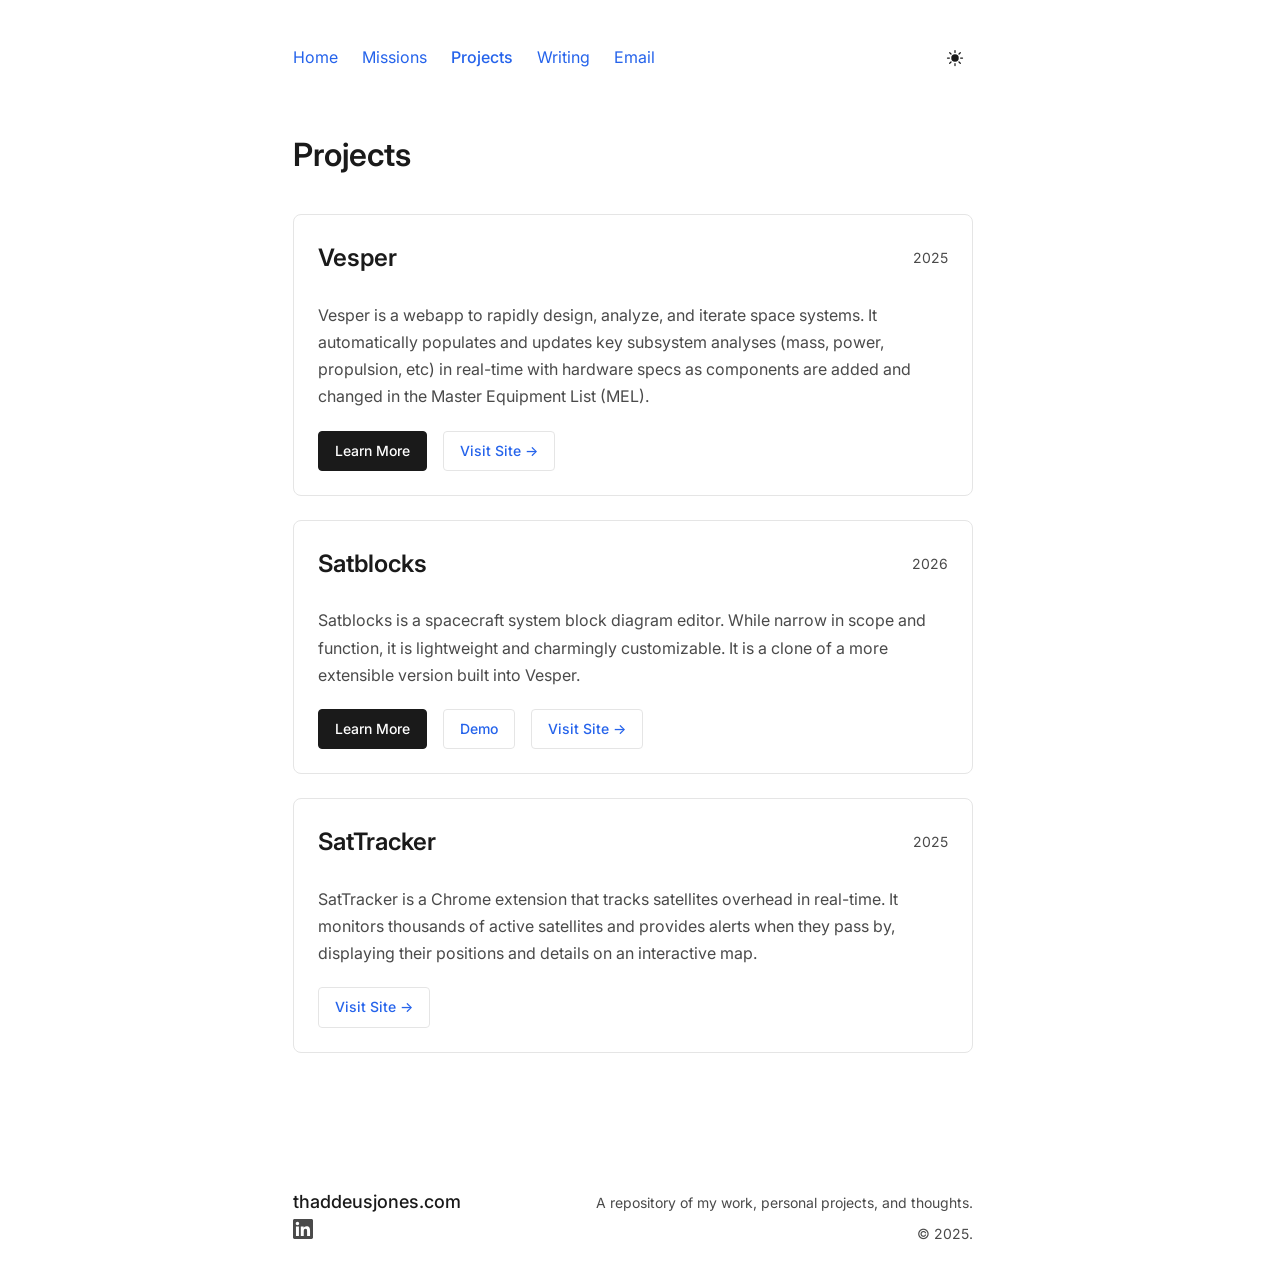
<file: projects.html>
<!DOCTYPE html>
<html lang="en">
<head>
    <meta charset="UTF-8">
    <meta name="viewport" content="width=device-width, initial-scale=1.0">
    <title>Projects — Thaddeus Jones</title>
    <link rel="icon" href="/favicon.svg" type="image/svg+xml">
    <link href="https://fonts.googleapis.com/css2?family=Inter:wght@300;400;500;600&display=swap" rel="stylesheet">
    <style>
        * {
            margin: 0;
            padding: 0;
            box-sizing: border-box;
        }
        
        html {
            scrollbar-gutter: stable;
        }
        
        :root {
            --bg-color: #ffffff;
            --text-color: #1a1a1a;
            --text-muted: #4a4a4a;
            --link-color: #2563eb;
            --nav-hover-opacity: 0.6;
            --border-color: #e5e5e5;
        }
        
        html.dark-mode {
            --bg-color: #1a1a1a;
            --text-color: #ffffff;
            --text-muted: #888;
            --link-color: #60a5fa;
            --nav-hover-opacity: 0.7;
            --border-color: #333;
        }
        
        html.space-mode {
            --bg-color: #000000;
            --text-color: #ffffff;
            --text-muted: #aaaaaa;
            --link-color: #60a5fa;
            --nav-hover-opacity: 0.7;
            --border-color: #333;
        }
        
        body {
            font-family: 'Inter', -apple-system, BlinkMacSystemFont, 'Segoe UI', sans-serif;
            font-size: 16px;
            line-height: 1.6;
            color: var(--text-color);
            background-color: var(--bg-color);
            padding: 40px 20px 0;
            min-height: 100vh;
            display: flex;
            flex-direction: column;
            transition: background-color 0.3s ease, color 0.3s ease;
        }
        
        html.space-mode body {
            position: relative;
            overflow-x: hidden;
        }
        
        html.space-mode body::before {
            content: '';
            position: fixed;
            top: 0;
            left: 0;
            width: 100%;
            height: 100%;
            background: transparent;
            pointer-events: none;
            z-index: 0;
            background-image: 
                radial-gradient(1.5px 1.5px at 12% 18%, white, transparent),
                radial-gradient(1.5px 1.5px at 23% 45%, white, transparent),
                radial-gradient(1.5px 1.5px at 34% 67%, white, transparent),
                radial-gradient(1.5px 1.5px at 45% 23%, white, transparent),
                radial-gradient(1.5px 1.5px at 56% 89%, white, transparent),
                radial-gradient(1.5px 1.5px at 67% 12%, white, transparent),
                radial-gradient(1.5px 1.5px at 78% 56%, white, transparent),
                radial-gradient(1.5px 1.5px at 89% 34%, white, transparent),
                radial-gradient(1.5px 1.5px at 15% 72%, white, transparent),
                radial-gradient(1.5px 1.5px at 26% 39%, white, transparent),
                radial-gradient(1.5px 1.5px at 37% 81%, white, transparent),
                radial-gradient(1.5px 1.5px at 48% 15%, white, transparent),
                radial-gradient(1.5px 1.5px at 59% 63%, white, transparent),
                radial-gradient(1.5px 1.5px at 71% 28%, white, transparent),
                radial-gradient(1.5px 1.5px at 82% 74%, white, transparent),
                radial-gradient(1.5px 1.5px at 93% 47%, white, transparent),
                radial-gradient(1.5px 1.5px at 8% 31%, white, transparent),
                radial-gradient(1.5px 1.5px at 19% 84%, white, transparent),
                radial-gradient(1.5px 1.5px at 31% 52%, white, transparent),
                radial-gradient(1.5px 1.5px at 42% 96%, white, transparent),
                radial-gradient(1.5px 1.5px at 53% 7%, white, transparent),
                radial-gradient(1.5px 1.5px at 64% 41%, white, transparent),
                radial-gradient(1.5px 1.5px at 75% 88%, white, transparent),
                radial-gradient(1.5px 1.5px at 86% 25%, white, transparent),
                radial-gradient(1.5px 1.5px at 97% 59%, white, transparent),
                radial-gradient(1.5px 1.5px at 11% 66%, white, transparent),
                radial-gradient(1.5px 1.5px at 22% 93%, white, transparent),
                radial-gradient(1.5px 1.5px at 33% 4%, white, transparent),
                radial-gradient(1.5px 1.5px at 44% 37%, white, transparent),
                radial-gradient(1.5px 1.5px at 55% 71%, white, transparent),
                radial-gradient(1.5px 1.5px at 66% 19%, white, transparent),
                radial-gradient(1.5px 1.5px at 77% 48%, white, transparent),
                radial-gradient(1.5px 1.5px at 88% 82%, white, transparent),
                radial-gradient(1.5px 1.5px at 99% 13%, white, transparent),
                radial-gradient(1.5px 1.5px at 6% 54%, white, transparent),
                radial-gradient(1.5px 1.5px at 17% 26%, white, transparent),
                radial-gradient(1.5px 1.5px at 28% 78%, white, transparent),
                radial-gradient(1.5px 1.5px at 39% 9%, white, transparent),
                radial-gradient(1.5px 1.5px at 51% 61%, white, transparent),
                radial-gradient(1.5px 1.5px at 62% 33%, white, transparent),
                radial-gradient(1.5px 1.5px at 73% 95%, white, transparent),
                radial-gradient(1.5px 1.5px at 84% 16%, white, transparent),
                radial-gradient(1.5px 1.5px at 95% 69%, white, transparent),
                radial-gradient(1.5px 1.5px at 3% 12%, white, transparent),
                radial-gradient(1.5px 1.5px at 14% 58%, white, transparent),
                radial-gradient(1.5px 1.5px at 25% 83%, white, transparent),
                radial-gradient(1.5px 1.5px at 36% 29%, white, transparent),
                radial-gradient(1.5px 1.5px at 47% 64%, white, transparent),
                radial-gradient(1.5px 1.5px at 58% 11%, white, transparent),
                radial-gradient(1.5px 1.5px at 69% 76%, white, transparent),
                radial-gradient(1.5px 1.5px at 80% 42%, white, transparent),
                radial-gradient(1.5px 1.5px at 91% 88%, white, transparent),
                radial-gradient(1.5px 1.5px at 2% 35%, white, transparent),
                radial-gradient(1.5px 1.5px at 13% 71%, white, transparent),
                radial-gradient(1.5px 1.5px at 24% 16%, white, transparent),
                radial-gradient(1.5px 1.5px at 35% 53%, white, transparent),
                radial-gradient(1.5px 1.5px at 46% 97%, white, transparent),
                radial-gradient(1.5px 1.5px at 57% 24%, white, transparent),
                radial-gradient(1.5px 1.5px at 68% 61%, white, transparent),
                radial-gradient(1.5px 1.5px at 79% 8%, white, transparent),
                radial-gradient(1.5px 1.5px at 90% 46%, white, transparent),
                radial-gradient(1.5px 1.5px at 1% 79%, white, transparent),
                radial-gradient(1.5px 1.5px at 16% 5%, white, transparent),
                radial-gradient(1.5px 1.5px at 27% 92%, white, transparent),
                radial-gradient(1.5px 1.5px at 38% 38%, white, transparent),
                radial-gradient(1.5px 1.5px at 49% 75%, white, transparent),
                radial-gradient(1.5px 1.5px at 60% 22%, white, transparent),
                radial-gradient(1.5px 1.5px at 72% 68%, white, transparent),
                radial-gradient(1.5px 1.5px at 83% 14%, white, transparent),
                radial-gradient(1.5px 1.5px at 94% 51%, white, transparent);
            background-size: 100% 100%;
            opacity: 1;
        }
        
        .container {
            max-width: 680px;
            margin: 0 auto;
            flex: 1;
            position: relative;
            z-index: 1;
        }
        
        nav {
            margin-bottom: 60px;
            display: flex;
            justify-content: space-between;
            align-items: center;
            flex-wrap: wrap;
            gap: 20px;
        }
        
        nav ul {
            list-style: none;
            display: flex;
            gap: 24px;
            flex-wrap: wrap;
        }
        
        nav a {
            color: var(--link-color);
            text-decoration: none;
            font-weight: 400;
            transition: opacity 0.2s;
        }
        
        nav a:hover {
            opacity: var(--nav-hover-opacity);
        }
        
        nav a.active {
            font-weight: 500;
        }
        
        .theme-toggle {
            background: none;
            border: none;
            cursor: pointer;
            padding: 8px;
            color: var(--text-color);
            transition: opacity 0.2s;
            display: flex;
            align-items: center;
            justify-content: center;
            font-size: 20px;
        }
        
        .theme-toggle:hover {
            opacity: var(--nav-hover-opacity);
        }
        
        .theme-toggle svg {
            width: 20px;
            height: 20px;
            fill: currentColor;
        }
        
        h1 {
            font-size: 32px;
            font-weight: 600;
            margin-bottom: 40px;
            line-height: 1.2;
            color: var(--text-color);
        }
        
        .projects-list {
            display: flex;
            flex-direction: column;
            gap: 24px;
        }
        
        .project-card {
            border: 1px solid var(--border-color);
            border-radius: 8px;
            overflow: hidden;
            transition: all 0.3s ease;
        }
        
        .project-card:hover {
            border-color: var(--text-muted);
        }
        
        .project-header {
            padding: 24px;
            display: flex;
            align-items: center;
            gap: 16px;
            flex-wrap: wrap;
        }
        
        .project-name {
            font-size: 24px;
            font-weight: 600;
            color: var(--text-color);
            flex: 1;
        }
        
        .project-date {
            font-size: 14px;
            color: var(--text-muted);
            white-space: nowrap;
        }
        
        .project-content {
            padding: 0 24px 24px;
        }
        
        .project-description {
            color: var(--text-muted);
            line-height: 1.7;
            font-size: 16px;
            margin-bottom: 20px;
        }
        
        .project-description a {
            color: var(--link-color);
            text-decoration: none;
        }
        
        .project-description a:hover {
            text-decoration: underline;
        }
        
        .project-links {
            display: flex;
            gap: 16px;
            flex-wrap: wrap;
        }
        
        .project-link {
            color: var(--link-color);
            text-decoration: none;
            font-weight: 500;
            font-size: 14px;
            padding: 8px 16px;
            border: 1px solid var(--border-color);
            border-radius: 4px;
            transition: all 0.2s ease;
            display: inline-block;
        }
        
        .project-link:hover {
            background-color: var(--border-color);
            opacity: 1;
        }
        
        .project-link.primary {
            background-color: var(--text-color);
            color: var(--bg-color);
            border-color: var(--text-color);
        }
        
        .project-link.primary:hover {
            opacity: var(--nav-hover-opacity);
        }
        
        .empty-state {
            color: var(--text-muted);
            font-style: italic;
            margin-top: 40px;
        }
        
        footer {
            background-color: transparent;
            color: var(--text-muted);
            margin-top: 80px;
            padding: 60px 0 40px;
            position: relative;
            z-index: 1;
        }
        
        .footer-content {
            max-width: 680px;
            margin: 0 auto;
            display: flex;
            flex-direction: column;
            gap: 8px;
        }
        
        .footer-row {
            display: flex;
            justify-content: space-between;
            align-items: baseline;
            gap: 40px;
        }
        
        .footer-site-name {
            font-size: 18px;
            font-weight: 500;
            color: var(--text-color);
            line-height: 1;
        }
        
        .footer-site-name a {
            color: var(--text-color);
            text-decoration: none;
            transition: opacity 0.2s;
        }
        
        .footer-site-name a:hover {
            opacity: var(--nav-hover-opacity);
        }
        
        .footer-social {
            display: flex;
            gap: 16px;
            align-items: center;
        }
        
        .footer-social a {
            color: var(--text-muted);
            text-decoration: none;
            transition: opacity 0.2s;
            display: flex;
            align-items: center;
            justify-content: center;
        }
        
        .footer-social a:hover {
            opacity: var(--nav-hover-opacity);
        }
        
        .footer-social svg {
            width: 20px;
            height: 20px;
            fill: currentColor;
            display: block;
        }
        
        .footer-description {
            font-size: 14px;
            line-height: 1;
            color: var(--text-muted);
            text-align: right;
        }
        
        .footer-copyright {
            font-size: 14px;
            color: var(--text-muted);
            line-height: 1;
        }
        
        .footer-copyright a {
            color: var(--link-color);
            text-decoration: none;
        }
        
        .footer-copyright a:hover {
            text-decoration: underline;
        }
        
        @media (max-width: 768px) {
            .footer-row {
                flex-direction: column;
                align-items: flex-start;
                gap: 8px;
            }
            
            .footer-description {
                text-align: left;
            }
        }
        
        @media (max-width: 600px) {
            body {
                padding: 24px 16px;
            }
            
            nav {
                margin-bottom: 40px;
            }
            
            h1 {
                font-size: 28px;
            }
        }
    </style>
</head>
<body>
    <div class="container">
        <nav>
            <ul>
                <li><a href="/">Home</a></li>
                <li><a href="missions.html">Missions</a></li>
                <li><a href="projects.html" class="active">Projects</a></li>
                <li><a href="writing.html">Writing</a></li>
                <li><a href="mailto:jonesthaddeus0@gmail.com">Email</a></li>
            </ul>
            <button class="theme-toggle" id="themeToggle" aria-label="Toggle theme">
                <svg id="themeIcon" viewBox="0 0 24 24" fill="currentColor">
                    <path d="M12 2.25a.75.75 0 01.75.75v2.25a.75.75 0 01-1.5 0V3a.75.75 0 01.75-.75zM7.5 12a4.5 4.5 0 119 0 4.5 4.5 0 01-9 0zM18.894 6.166a.75.75 0 00-1.06-1.06l-1.591 1.59a.75.75 0 101.06 1.061l1.591-1.59zM21.75 12a.75.75 0 01-.75.75h-2.25a.75.75 0 010-1.5H21a.75.75 0 01.75.75zM17.834 18.894a.75.75 0 001.06-1.06l-1.59-1.591a.75.75 0 10-1.061 1.06l1.59 1.591zM12 18a.75.75 0 01.75.75V21a.75.75 0 01-1.5 0v-2.25A.75.75 0 0112 18zM7.758 17.303a.75.75 0 00-1.061-1.06l-1.591 1.59a.75.75 0 001.06 1.061l1.591-1.59zM6 12a.75.75 0 01-.75.75H3a.75.75 0 010-1.5h2.25A.75.75 0 016 12zM6.697 7.757a.75.75 0 001.06-1.06l-1.59-1.591a.75.75 0 00-1.061 1.06l1.59 1.591z"/>
                </svg>
            </button>
        </nav>
        
        <h1>Projects</h1>
        
        <div class="projects-list">
            <div class="project-card">
                <div class="project-header">
                    <div class="project-name">Vesper</div>
                    <div class="project-date">2025</div>
                </div>
                <div class="project-content">
                    <div class="project-description">
                        Vesper is a webapp to rapidly design, analyze, and iterate space systems.  
                        It automatically populates and updates key subsystem analyses (mass, power, propulsion, etc) in real-time with hardware specs as components are added and changed in the Master Equipment List (MEL).  
                    </div>
                    <div class="project-links">
                        <a href="projects/vesper.html" class="project-link primary">Learn More</a>
                        <a href="https://vesperastro.com" target="_blank" class="project-link">Visit Site →</a>
                    </div>
                </div>
            </div>

            <div class="project-card">
                <div class="project-header">
                    <div class="project-name">Satblocks</div>
                    <div class="project-date">2026</div>
                </div>
                <div class="project-content">
                    <div class="project-description">
                        Satblocks is a spacecraft system block diagram editor. While narrow in scope and function, it is lightweight and charmingly customizable. It is a clone of a more extensible version built into Vesper.
                    </div>
                    <div class="project-links">
                        <a href="projects/satblocks.html" class="project-link primary">Learn More</a>
                        <a href="projects/satblocksdemo/" class="project-link">Demo</a>
                        <a href="https://satblocks.com" target="_blank" class="project-link">Visit Site →</a>
                    </div>
                </div>
            </div>
            
            <div class="project-card">
                <div class="project-header">
                    <div class="project-name">SatTracker</div>
                    <div class="project-date">2025</div>
                </div>
                <div class="project-content">
                    <div class="project-description">
                        SatTracker is a Chrome extension that tracks satellites overhead in real-time. It monitors thousands of active satellites and provides alerts when they pass by, displaying their positions and details on an interactive map.
                    </div>
                    <div class="project-links">
                        <a href="https://chromewebstore.google.com/detail/sattracker/eepkkofoknajbhdblolklgmgknmamold" target="_blank" class="project-link">Visit Site →</a>
                    </div>
                </div>
            </div>
        </div>
    </div>
    
    <footer>
        <div class="footer-content">
            <div class="footer-row">
                <div class="footer-site-name"><a href="/">thaddeusjones.com</a></div>
                <div class="footer-description">A repository of my work, personal projects, and thoughts.</div>
            </div>
            <div class="footer-row">
                <div class="footer-social">
                    <a href="https://www.linkedin.com/in/thaddeus-jones/" target="_blank" aria-label="LinkedIn">
                        <svg viewBox="0 0 24 24" fill="currentColor">
                            <path d="M20.447 20.452h-3.554v-5.569c0-1.328-.027-3.037-1.852-3.037-1.853 0-2.136 1.445-2.136 2.939v5.667H9.351V9h3.414v1.561h.046c.477-.9 1.637-1.85 3.37-1.85 3.601 0 4.267 2.37 4.267 5.455v6.286zM5.337 7.433c-1.144 0-2.063-.926-2.063-2.065 0-1.138.92-2.063 2.063-2.063 1.14 0 2.064.925 2.064 2.063 0 1.139-.925 2.065-2.064 2.065zm1.782 13.019H3.555V9h3.564v11.452zM22.225 0H1.771C.792 0 0 .774 0 1.729v20.542C0 23.227.792 24 1.771 24h20.451C23.2 24 24 23.227 24 22.271V1.729C24 .774 23.2 0 22.222 0h.003z"/>
                        </svg>
                    </a>
                </div>
                <div class="footer-copyright">© 2025.</div>
            </div>
        </div>
    </footer>
    <script src="theme.js"></script>
</body>
</html>
</file>
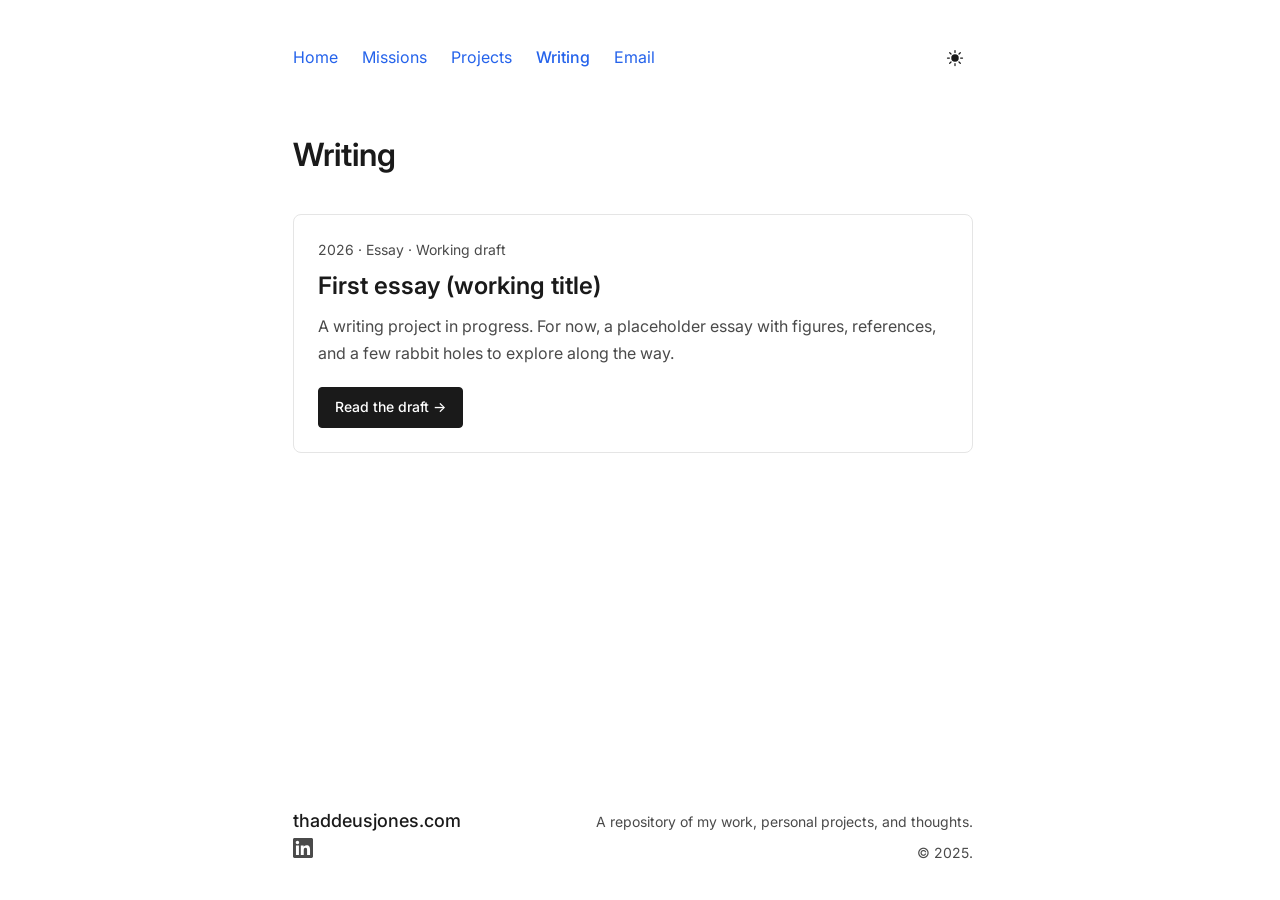
<file: writing.html>
<!DOCTYPE html>
<html lang="en">
<head>
    <meta charset="UTF-8">
    <meta name="viewport" content="width=device-width, initial-scale=1.0">
    <title>Writing — Thaddeus Jones</title>
    <link rel="icon" href="/favicon.svg" type="image/svg+xml">
    <link href="https://fonts.googleapis.com/css2?family=Inter:wght@300;400;500;600&display=swap" rel="stylesheet">
    <style>
        * {
            margin: 0;
            padding: 0;
            box-sizing: border-box;
        }
        
        html {
            scrollbar-gutter: stable;
        }
        
        :root {
            --bg-color: #ffffff;
            --text-color: #1a1a1a;
            --text-muted: #4a4a4a;
            --link-color: #2563eb;
            --nav-hover-opacity: 0.6;
            --border-color: #e5e5e5;
        }
        
        html.dark-mode {
            --bg-color: #1a1a1a;
            --text-color: #ffffff;
            --text-muted: #888;
            --link-color: #60a5fa;
            --nav-hover-opacity: 0.7;
            --border-color: #333;
        }
        
        html.space-mode {
            --bg-color: #000000;
            --text-color: #ffffff;
            --text-muted: #aaaaaa;
            --link-color: #60a5fa;
            --nav-hover-opacity: 0.7;
            --border-color: #333;
        }
        
        body {
            font-family: 'Inter', -apple-system, BlinkMacSystemFont, 'Segoe UI', sans-serif;
            font-size: 16px;
            line-height: 1.6;
            color: var(--text-color);
            background-color: var(--bg-color);
            padding: 40px 20px 0;
            min-height: 100vh;
            display: flex;
            flex-direction: column;
            transition: background-color 0.3s ease, color 0.3s ease;
        }
        
        html.space-mode body {
            position: relative;
            overflow-x: hidden;
        }
        
        html.space-mode body::before {
            content: '';
            position: fixed;
            top: 0;
            left: 0;
            width: 100%;
            height: 100%;
            background: transparent;
            pointer-events: none;
            z-index: 0;
            background-image: 
                radial-gradient(1.5px 1.5px at 12% 18%, white, transparent),
                radial-gradient(1.5px 1.5px at 23% 45%, white, transparent),
                radial-gradient(1.5px 1.5px at 34% 67%, white, transparent),
                radial-gradient(1.5px 1.5px at 45% 23%, white, transparent),
                radial-gradient(1.5px 1.5px at 56% 89%, white, transparent),
                radial-gradient(1.5px 1.5px at 67% 12%, white, transparent),
                radial-gradient(1.5px 1.5px at 78% 56%, white, transparent),
                radial-gradient(1.5px 1.5px at 89% 34%, white, transparent),
                radial-gradient(1.5px 1.5px at 15% 72%, white, transparent),
                radial-gradient(1.5px 1.5px at 26% 39%, white, transparent),
                radial-gradient(1.5px 1.5px at 37% 81%, white, transparent),
                radial-gradient(1.5px 1.5px at 48% 15%, white, transparent),
                radial-gradient(1.5px 1.5px at 59% 63%, white, transparent),
                radial-gradient(1.5px 1.5px at 71% 28%, white, transparent),
                radial-gradient(1.5px 1.5px at 82% 74%, white, transparent),
                radial-gradient(1.5px 1.5px at 93% 47%, white, transparent),
                radial-gradient(1.5px 1.5px at 8% 31%, white, transparent),
                radial-gradient(1.5px 1.5px at 19% 84%, white, transparent),
                radial-gradient(1.5px 1.5px at 31% 52%, white, transparent),
                radial-gradient(1.5px 1.5px at 42% 96%, white, transparent),
                radial-gradient(1.5px 1.5px at 53% 7%, white, transparent),
                radial-gradient(1.5px 1.5px at 64% 41%, white, transparent),
                radial-gradient(1.5px 1.5px at 75% 88%, white, transparent),
                radial-gradient(1.5px 1.5px at 86% 25%, white, transparent),
                radial-gradient(1.5px 1.5px at 97% 59%, white, transparent),
                radial-gradient(1.5px 1.5px at 11% 66%, white, transparent),
                radial-gradient(1.5px 1.5px at 22% 93%, white, transparent),
                radial-gradient(1.5px 1.5px at 33% 4%, white, transparent),
                radial-gradient(1.5px 1.5px at 44% 37%, white, transparent),
                radial-gradient(1.5px 1.5px at 55% 71%, white, transparent),
                radial-gradient(1.5px 1.5px at 66% 19%, white, transparent),
                radial-gradient(1.5px 1.5px at 77% 48%, white, transparent),
                radial-gradient(1.5px 1.5px at 88% 82%, white, transparent),
                radial-gradient(1.5px 1.5px at 99% 13%, white, transparent),
                radial-gradient(1.5px 1.5px at 6% 54%, white, transparent),
                radial-gradient(1.5px 1.5px at 17% 26%, white, transparent),
                radial-gradient(1.5px 1.5px at 28% 78%, white, transparent),
                radial-gradient(1.5px 1.5px at 39% 9%, white, transparent),
                radial-gradient(1.5px 1.5px at 51% 61%, white, transparent),
                radial-gradient(1.5px 1.5px at 62% 33%, white, transparent),
                radial-gradient(1.5px 1.5px at 73% 95%, white, transparent),
                radial-gradient(1.5px 1.5px at 84% 16%, white, transparent),
                radial-gradient(1.5px 1.5px at 95% 69%, white, transparent),
                radial-gradient(1.5px 1.5px at 3% 12%, white, transparent),
                radial-gradient(1.5px 1.5px at 14% 58%, white, transparent),
                radial-gradient(1.5px 1.5px at 25% 83%, white, transparent),
                radial-gradient(1.5px 1.5px at 36% 29%, white, transparent),
                radial-gradient(1.5px 1.5px at 47% 64%, white, transparent),
                radial-gradient(1.5px 1.5px at 58% 11%, white, transparent),
                radial-gradient(1.5px 1.5px at 69% 76%, white, transparent),
                radial-gradient(1.5px 1.5px at 80% 42%, white, transparent),
                radial-gradient(1.5px 1.5px at 91% 88%, white, transparent),
                radial-gradient(1.5px 1.5px at 2% 35%, white, transparent),
                radial-gradient(1.5px 1.5px at 13% 71%, white, transparent),
                radial-gradient(1.5px 1.5px at 24% 16%, white, transparent),
                radial-gradient(1.5px 1.5px at 35% 53%, white, transparent),
                radial-gradient(1.5px 1.5px at 46% 97%, white, transparent),
                radial-gradient(1.5px 1.5px at 57% 24%, white, transparent),
                radial-gradient(1.5px 1.5px at 68% 61%, white, transparent),
                radial-gradient(1.5px 1.5px at 79% 8%, white, transparent),
                radial-gradient(1.5px 1.5px at 90% 46%, white, transparent),
                radial-gradient(1.5px 1.5px at 1% 79%, white, transparent),
                radial-gradient(1.5px 1.5px at 16% 5%, white, transparent),
                radial-gradient(1.5px 1.5px at 27% 92%, white, transparent),
                radial-gradient(1.5px 1.5px at 38% 38%, white, transparent),
                radial-gradient(1.5px 1.5px at 49% 75%, white, transparent),
                radial-gradient(1.5px 1.5px at 60% 22%, white, transparent),
                radial-gradient(1.5px 1.5px at 72% 68%, white, transparent),
                radial-gradient(1.5px 1.5px at 83% 14%, white, transparent),
                radial-gradient(1.5px 1.5px at 94% 51%, white, transparent);
            background-size: 100% 100%;
            opacity: 1;
        }
        
        .container {
            max-width: 680px;
            width: 100%;
            margin: 0 auto;
            flex: 1;
            position: relative;
            z-index: 1;
        }
        
        nav {
            margin-bottom: 60px;
            display: flex;
            justify-content: space-between;
            align-items: center;
            flex-wrap: wrap;
            gap: 20px;
        }
        
        nav ul {
            list-style: none;
            display: flex;
            gap: 24px;
            flex-wrap: wrap;
        }
        
        nav a {
            color: var(--link-color);
            text-decoration: none;
            font-weight: 400;
            transition: opacity 0.2s;
        }
        
        nav a:hover {
            opacity: var(--nav-hover-opacity);
        }
        
        nav a.active {
            font-weight: 500;
        }
        
        .theme-toggle {
            background: none;
            border: none;
            cursor: pointer;
            padding: 8px;
            color: var(--text-color);
            transition: opacity 0.2s;
            display: flex;
            align-items: center;
            justify-content: center;
            font-size: 20px;
        }
        
        .theme-toggle:hover {
            opacity: var(--nav-hover-opacity);
        }
        
        .theme-toggle svg {
            width: 20px;
            height: 20px;
            fill: currentColor;
        }
        
        h1 {
            font-size: 32px;
            font-weight: 600;
            margin-bottom: 40px;
            line-height: 1.2;
            color: var(--text-color);
        }
        
        .posts {
            list-style: none;
            width: 100%;
        }
        
        .post-item {
            border: 1px solid var(--border-color);
            border-radius: 8px;
            padding: 24px;
            transition: border-color 0.2s;
        }
        
        .post-item:hover {
            border-color: var(--text-muted);
        }
        
        .post-title a {
            color: var(--text-color);
            text-decoration: none;
        }

        .post-title a:hover {
            color: var(--link-color);
        }

        .post-link {
            text-decoration: none;
            display: inline-block;
            margin-top: 20px;
            padding: 8px 16px;
            border: 1px solid var(--text-color);
            border-radius: 4px;
            font-size: 14px;
            font-weight: 500;
            background-color: var(--text-color);
            color: var(--bg-color);
        }
        
        .post-link:hover {
            opacity: var(--nav-hover-opacity);
        }

        .post-item a:focus-visible {
            outline: 2px solid var(--link-color);
            outline-offset: 5px;
        }
        
        .post-date {
            font-size: 14px;
            color: var(--text-muted);
            margin-bottom: 8px;
        }
        
        .post-title {
            font-size: 24px;
            font-weight: 600;
            line-height: 1.3;
            margin-bottom: 12px;
            color: var(--text-color);
        }
        
        .post-description {
            color: var(--text-muted);
            line-height: 1.7;
        }
        
        /* General styling for in-text links in content areas */
        .container p a {
            color: var(--link-color);
            text-decoration: none;
        }
        
        .container p a:hover {
            text-decoration: underline;
        }
        
        footer {
            background-color: transparent;
            color: var(--text-muted);
            margin-top: 80px;
            padding: 60px 0 40px;
            position: relative;
            z-index: 1;
        }
        
        .footer-content {
            max-width: 680px;
            margin: 0 auto;
            display: flex;
            flex-direction: column;
            gap: 8px;
        }
        
        .footer-row {
            display: flex;
            justify-content: space-between;
            align-items: baseline;
            gap: 40px;
        }
        
        .footer-site-name {
            font-size: 18px;
            font-weight: 500;
            color: var(--text-color);
            line-height: 1;
        }
        
        .footer-site-name a {
            color: var(--text-color);
            text-decoration: none;
            transition: opacity 0.2s;
        }
        
        .footer-site-name a:hover {
            opacity: var(--nav-hover-opacity);
        }
        
        .footer-social {
            display: flex;
            gap: 16px;
            align-items: center;
        }
        
        .footer-social a {
            color: var(--text-muted);
            text-decoration: none;
            transition: opacity 0.2s;
            display: flex;
            align-items: center;
            justify-content: center;
        }
        
        .footer-social a:hover {
            opacity: var(--nav-hover-opacity);
        }
        
        .footer-social svg {
            width: 20px;
            height: 20px;
            fill: currentColor;
            display: block;
        }
        
        .footer-description {
            font-size: 14px;
            line-height: 1;
            color: var(--text-muted);
            text-align: right;
        }
        
        .footer-copyright {
            font-size: 14px;
            color: var(--text-muted);
            line-height: 1;
        }
        
        .footer-copyright a {
            color: var(--link-color);
            text-decoration: none;
        }
        
        .footer-copyright a:hover {
            text-decoration: underline;
        }
        
        @media (max-width: 768px) {
            .footer-row {
                flex-direction: column;
                align-items: flex-start;
                gap: 8px;
            }
            
            .footer-description {
                text-align: left;
            }
        }
        
        @media (max-width: 600px) {
            body {
                padding: 24px 16px;
            }
            
            nav {
                margin-bottom: 40px;
            }
            
            h1 {
                font-size: 28px;
            }
        }
    </style>
</head>
<body>
    <div class="container">
        <nav>
            <ul>
                <li><a href="/">Home</a></li>
                <li><a href="missions.html">Missions</a></li>
                <li><a href="projects.html">Projects</a></li>
                <li><a href="writing.html" class="active">Writing</a></li>
                <li><a href="mailto:jonesthaddeus0@gmail.com">Email</a></li>
            </ul>
            <button class="theme-toggle" id="themeToggle" aria-label="Toggle theme">
                <svg id="themeIcon" viewBox="0 0 24 24" fill="currentColor">
                    <path d="M12 2.25a.75.75 0 01.75.75v2.25a.75.75 0 01-1.5 0V3a.75.75 0 01.75-.75zM7.5 12a4.5 4.5 0 119 0 4.5 4.5 0 01-9 0zM18.894 6.166a.75.75 0 00-1.06-1.06l-1.591 1.59a.75.75 0 101.06 1.061l1.591-1.59zM21.75 12a.75.75 0 01-.75.75h-2.25a.75.75 0 010-1.5H21a.75.75 0 01.75.75zM17.834 18.894a.75.75 0 001.06-1.06l-1.59-1.591a.75.75 0 10-1.061 1.06l1.59 1.591zM12 18a.75.75 0 01.75.75V21a.75.75 0 01-1.5 0v-2.25A.75.75 0 0112 18zM7.758 17.303a.75.75 0 00-1.061-1.06l-1.591 1.59a.75.75 0 001.06 1.061l1.591-1.59zM6 12a.75.75 0 01-.75.75H3a.75.75 0 010-1.5h2.25A.75.75 0 016 12zM6.697 7.757a.75.75 0 001.06-1.06l-1.59-1.591a.75.75 0 00-1.061 1.06l1.59 1.591z"/>
                </svg>
            </button>
        </nav>
        
        <h1>Writing</h1>
        
        <ul class="posts">
            <li class="post-item">
                <article aria-labelledby="first-essay-title">
                    <div class="post-date">2026 · Essay · Working draft</div>
                    <h2 class="post-title" id="first-essay-title"><a href="writing/first-essay.html">First essay (working title)</a></h2>
                    <p class="post-description">A writing project in progress. For now, a placeholder essay with figures, references, and a few rabbit holes to explore along the way.</p>
                    <a class="post-link" href="writing/first-essay.html">Read the draft →</a>
                </article>
            </li>
        </ul>
    </div>
    
    <footer>
        <div class="footer-content">
            <div class="footer-row">
                <div class="footer-site-name"><a href="/">thaddeusjones.com</a></div>
                <div class="footer-description">A repository of my work, personal projects, and thoughts.</div>
            </div>
            <div class="footer-row">
                <div class="footer-social">
                    <a href="https://www.linkedin.com/in/thaddeus-jones/" target="_blank" aria-label="LinkedIn">
                        <svg viewBox="0 0 24 24" fill="currentColor">
                            <path d="M20.447 20.452h-3.554v-5.569c0-1.328-.027-3.037-1.852-3.037-1.853 0-2.136 1.445-2.136 2.939v5.667H9.351V9h3.414v1.561h.046c.477-.9 1.637-1.85 3.37-1.85 3.601 0 4.267 2.37 4.267 5.455v6.286zM5.337 7.433c-1.144 0-2.063-.926-2.063-2.065 0-1.138.92-2.063 2.063-2.063 1.14 0 2.064.925 2.064 2.063 0 1.139-.925 2.065-2.064 2.065zm1.782 13.019H3.555V9h3.564v11.452zM22.225 0H1.771C.792 0 0 .774 0 1.729v20.542C0 23.227.792 24 1.771 24h20.451C23.2 24 24 23.227 24 22.271V1.729C24 .774 23.2 0 22.222 0h.003z"/>
                        </svg>
                    </a>
                </div>
                <div class="footer-copyright">© 2025.</div>
            </div>
        </div>
    </footer>
    <script src="theme.js"></script>
</body>
</html>
</file>
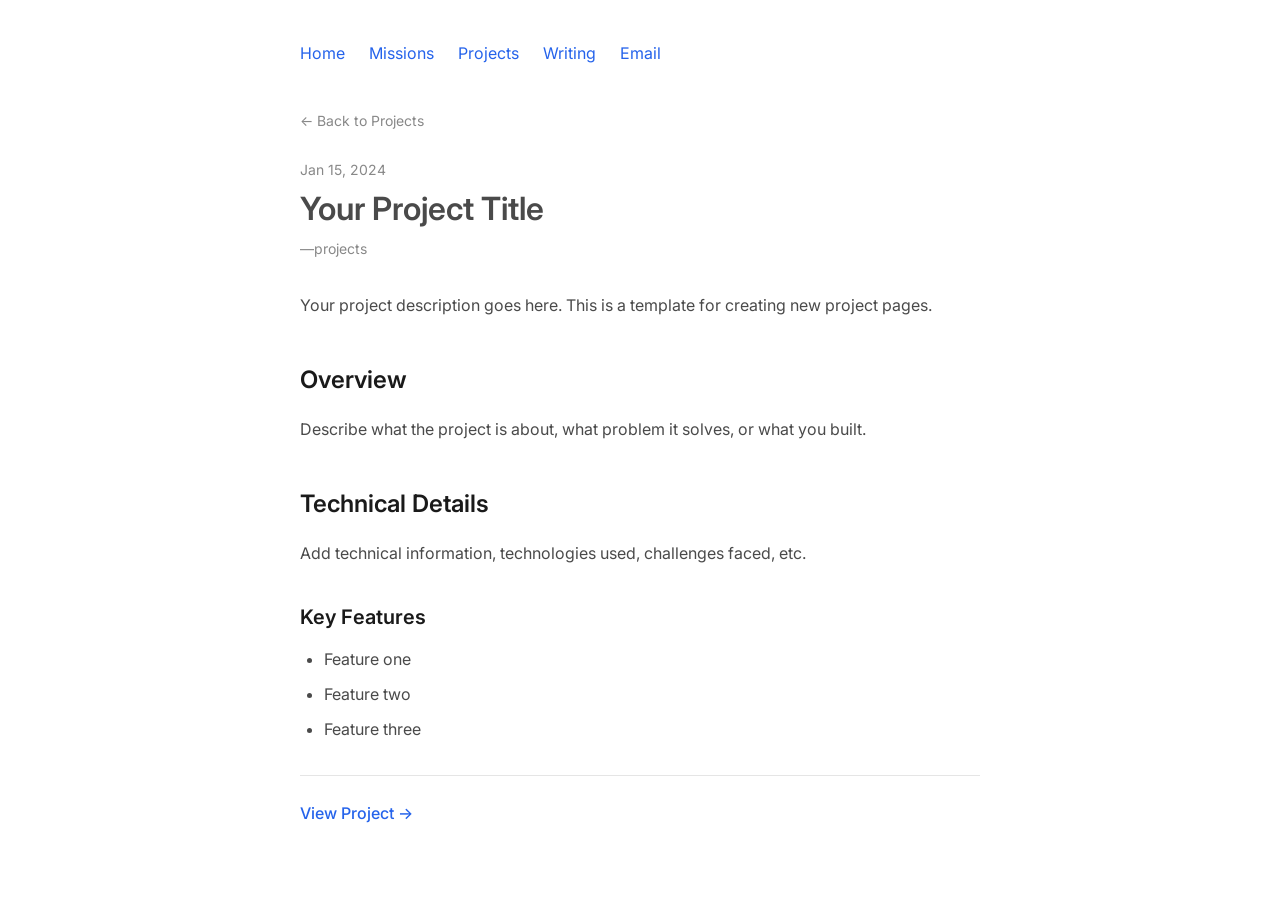
<file: projects/template.html>
<!DOCTYPE html>
<html lang="en">
<head>
    <meta charset="UTF-8">
    <meta name="viewport" content="width=device-width, initial-scale=1.0">
    <title>Your Project Title — Thaddeus Jones</title>
    <link rel="icon" href="/favicon.svg" type="image/svg+xml">
    <link href="https://fonts.googleapis.com/css2?family=Inter:wght@300;400;500;600&display=swap" rel="stylesheet">
    <style>
        * {
            margin: 0;
            padding: 0;
            box-sizing: border-box;
        }
        
        body {
            font-family: 'Inter', -apple-system, BlinkMacSystemFont, 'Segoe UI', sans-serif;
            font-size: 16px;
            line-height: 1.7;
            color: #1a1a1a;
            background-color: #ffffff;
            padding: 40px 20px;
        }
        
        .container {
            max-width: 680px;
            margin: 0 auto;
        }
        
        nav {
            margin-bottom: 40px;
        }
        
        nav ul {
            list-style: none;
            display: flex;
            gap: 24px;
            flex-wrap: wrap;
        }
        
        nav a {
            color: #2563eb;
            text-decoration: none;
            font-weight: 400;
            transition: opacity 0.2s;
        }
        
        nav a:hover {
            opacity: 0.6;
        }
        
        .back-link {
            margin-bottom: 24px;
        }
        
        .back-link a {
            color: #888;
            text-decoration: none;
            font-size: 14px;
        }
        
        .back-link a:hover {
            color: #2563eb;
        }
        
        .project-header {
            margin-bottom: 32px;
        }
        
        .project-date {
            font-size: 14px;
            color: #888;
            margin-bottom: 8px;
        }
        
        .project-title {
            font-size: 32px;
            font-weight: 600;
            line-height: 1.2;
            margin-bottom: 8px;
        }
        
        .project-category {
            font-size: 14px;
            color: #888;
        }
        
        .project-content {
            color: #4a4a4a;
        }
        
        .project-content p {
            margin-bottom: 20px;
        }
        
        .project-content a {
            color: #2563eb;
            text-decoration: none;
        }
        
        .project-content a:hover {
            text-decoration: underline;
        }
        
        .project-content h2 {
            font-size: 24px;
            font-weight: 600;
            margin-top: 40px;
            margin-bottom: 16px;
            color: #1a1a1a;
        }
        
        .project-content h3 {
            font-size: 20px;
            font-weight: 600;
            margin-top: 32px;
            margin-bottom: 12px;
            color: #1a1a1a;
        }
        
        .project-content ul,
        .project-content ol {
            margin-left: 24px;
            margin-bottom: 20px;
        }
        
        .project-content li {
            margin-bottom: 8px;
        }
        
        .project-link {
            margin-top: 32px;
            padding-top: 24px;
            border-top: 1px solid #e5e5e5;
        }
        
        .project-link a {
            color: #2563eb;
            text-decoration: none;
            font-weight: 500;
        }
        
        .project-link a:hover {
            text-decoration: underline;
        }
        
        @media (max-width: 600px) {
            body {
                padding: 24px 16px;
            }
            
            .project-title {
                font-size: 28px;
            }
        }
    </style>
</head>
<body>
    <div class="container">
        <nav>
            <ul>
                <li><a href="/">Home</a></li>
                <li><a href="../missions.html">Missions</a></li>
                <li><a href="../projects.html">Projects</a></li>
                <li><a href="../writing.html">Writing</a></li>
                <li><a href="mailto:your-email@example.com">Email</a></li>
            </ul>
        </nav>
        
        <div class="back-link">
            <a href="../projects.html">← Back to Projects</a>
        </div>
        
        <article class="project-content">
            <div class="project-header">
                <div class="project-date">Jan 15, 2024</div>
                <h1 class="project-title">Your Project Title</h1>
                <div class="project-category">—projects</div>
            </div>
            
            <div class="project-content">
                <p>
                    Your project description goes here. This is a template for creating new project pages.
                </p>
                
                <h2>Overview</h2>
                <p>
                    Describe what the project is about, what problem it solves, or what you built.
                </p>
                
                <h2>Technical Details</h2>
                <p>
                    Add technical information, technologies used, challenges faced, etc.
                </p>
                
                <h3>Key Features</h3>
                <ul>
                    <li>Feature one</li>
                    <li>Feature two</li>
                    <li>Feature three</li>
                </ul>
            </div>
            
            <div class="project-link">
                <a href="#" target="_blank">View Project →</a>
            </div>
        </article>
    </div>
</body>
</html>
</file>
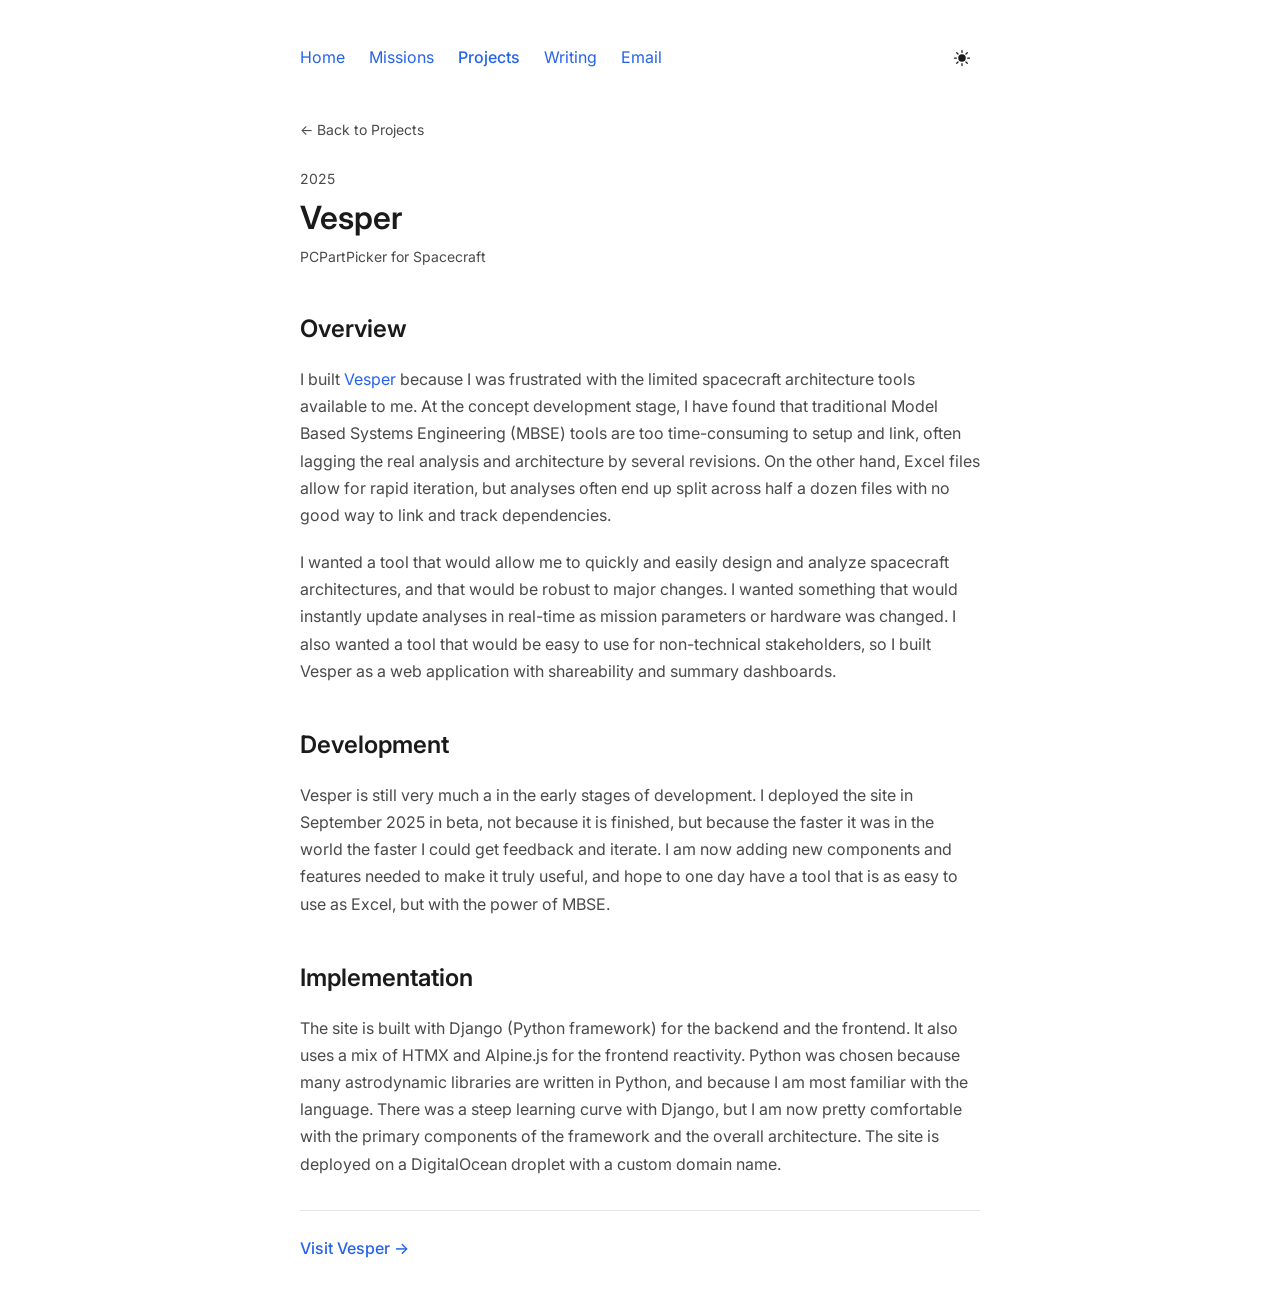
<file: projects/vesper.html>
<!DOCTYPE html>
<html lang="en">
<head>
    <meta charset="UTF-8">
    <meta name="viewport" content="width=device-width, initial-scale=1.0">
    <title>Vesper</title>
    <link rel="icon" href="/favicon.svg" type="image/svg+xml">
    <link href="https://fonts.googleapis.com/css2?family=Inter:wght@300;400;500;600&display=swap" rel="stylesheet">
    <style>
        * {
            margin: 0;
            padding: 0;
            box-sizing: border-box;
        }
        
        :root {
            --bg-color: #ffffff;
            --text-color: #1a1a1a;
            --text-muted: #4a4a4a;
            --link-color: #2563eb;
            --nav-hover-opacity: 0.6;
            --border-color: #e5e5e5;
        }
        
        html.dark-mode {
            --bg-color: #1a1a1a;
            --text-color: #ffffff;
            --text-muted: #888;
            --link-color: #60a5fa;
            --nav-hover-opacity: 0.7;
            --border-color: #333;
        }
        
        html.space-mode {
            --bg-color: #000000;
            --text-color: #ffffff;
            --text-muted: #aaaaaa;
            --link-color: #60a5fa;
            --nav-hover-opacity: 0.7;
            --border-color: #333;
        }
        
        body {
            font-family: 'Inter', -apple-system, BlinkMacSystemFont, 'Segoe UI', sans-serif;
            font-size: 16px;
            line-height: 1.7;
            color: var(--text-color);
            background-color: var(--bg-color);
            padding: 40px 20px;
            min-height: 100vh;
            transition: background-color 0.3s ease, color 0.3s ease;
        }
        
        html.space-mode body {
            position: relative;
            overflow-x: hidden;
        }
        
        html.space-mode body::before {
            content: '';
            position: fixed;
            top: 0;
            left: 0;
            width: 100%;
            height: 100%;
            background: transparent;
            pointer-events: none;
            z-index: 0;
            background-image: 
                radial-gradient(1.5px 1.5px at 12% 18%, white, transparent),
                radial-gradient(1.5px 1.5px at 23% 45%, white, transparent),
                radial-gradient(1.5px 1.5px at 34% 67%, white, transparent),
                radial-gradient(1.5px 1.5px at 45% 23%, white, transparent),
                radial-gradient(1.5px 1.5px at 56% 89%, white, transparent),
                radial-gradient(1.5px 1.5px at 67% 12%, white, transparent),
                radial-gradient(1.5px 1.5px at 78% 56%, white, transparent),
                radial-gradient(1.5px 1.5px at 89% 34%, white, transparent),
                radial-gradient(1.5px 1.5px at 15% 72%, white, transparent),
                radial-gradient(1.5px 1.5px at 26% 39%, white, transparent),
                radial-gradient(1.5px 1.5px at 37% 81%, white, transparent),
                radial-gradient(1.5px 1.5px at 48% 15%, white, transparent),
                radial-gradient(1.5px 1.5px at 59% 63%, white, transparent),
                radial-gradient(1.5px 1.5px at 71% 28%, white, transparent),
                radial-gradient(1.5px 1.5px at 82% 74%, white, transparent),
                radial-gradient(1.5px 1.5px at 93% 47%, white, transparent),
                radial-gradient(1.5px 1.5px at 8% 31%, white, transparent),
                radial-gradient(1.5px 1.5px at 19% 84%, white, transparent),
                radial-gradient(1.5px 1.5px at 31% 52%, white, transparent),
                radial-gradient(1.5px 1.5px at 42% 96%, white, transparent),
                radial-gradient(1.5px 1.5px at 53% 7%, white, transparent),
                radial-gradient(1.5px 1.5px at 64% 41%, white, transparent),
                radial-gradient(1.5px 1.5px at 75% 88%, white, transparent),
                radial-gradient(1.5px 1.5px at 86% 25%, white, transparent),
                radial-gradient(1.5px 1.5px at 97% 59%, white, transparent),
                radial-gradient(1.5px 1.5px at 11% 66%, white, transparent),
                radial-gradient(1.5px 1.5px at 22% 93%, white, transparent),
                radial-gradient(1.5px 1.5px at 33% 4%, white, transparent),
                radial-gradient(1.5px 1.5px at 44% 37%, white, transparent),
                radial-gradient(1.5px 1.5px at 55% 71%, white, transparent),
                radial-gradient(1.5px 1.5px at 66% 19%, white, transparent),
                radial-gradient(1.5px 1.5px at 77% 48%, white, transparent),
                radial-gradient(1.5px 1.5px at 88% 82%, white, transparent),
                radial-gradient(1.5px 1.5px at 99% 13%, white, transparent),
                radial-gradient(1.5px 1.5px at 6% 54%, white, transparent),
                radial-gradient(1.5px 1.5px at 17% 26%, white, transparent),
                radial-gradient(1.5px 1.5px at 28% 78%, white, transparent),
                radial-gradient(1.5px 1.5px at 39% 9%, white, transparent),
                radial-gradient(1.5px 1.5px at 51% 61%, white, transparent),
                radial-gradient(1.5px 1.5px at 62% 33%, white, transparent),
                radial-gradient(1.5px 1.5px at 73% 95%, white, transparent),
                radial-gradient(1.5px 1.5px at 84% 16%, white, transparent),
                radial-gradient(1.5px 1.5px at 95% 69%, white, transparent),
                radial-gradient(1.5px 1.5px at 3% 12%, white, transparent),
                radial-gradient(1.5px 1.5px at 14% 58%, white, transparent),
                radial-gradient(1.5px 1.5px at 25% 83%, white, transparent),
                radial-gradient(1.5px 1.5px at 36% 29%, white, transparent),
                radial-gradient(1.5px 1.5px at 47% 64%, white, transparent),
                radial-gradient(1.5px 1.5px at 58% 11%, white, transparent),
                radial-gradient(1.5px 1.5px at 69% 76%, white, transparent),
                radial-gradient(1.5px 1.5px at 80% 42%, white, transparent),
                radial-gradient(1.5px 1.5px at 91% 88%, white, transparent),
                radial-gradient(1.5px 1.5px at 2% 35%, white, transparent),
                radial-gradient(1.5px 1.5px at 13% 71%, white, transparent),
                radial-gradient(1.5px 1.5px at 24% 16%, white, transparent),
                radial-gradient(1.5px 1.5px at 35% 53%, white, transparent),
                radial-gradient(1.5px 1.5px at 46% 97%, white, transparent),
                radial-gradient(1.5px 1.5px at 57% 24%, white, transparent),
                radial-gradient(1.5px 1.5px at 68% 61%, white, transparent),
                radial-gradient(1.5px 1.5px at 79% 8%, white, transparent),
                radial-gradient(1.5px 1.5px at 90% 46%, white, transparent),
                radial-gradient(1.5px 1.5px at 1% 79%, white, transparent),
                radial-gradient(1.5px 1.5px at 16% 5%, white, transparent),
                radial-gradient(1.5px 1.5px at 27% 92%, white, transparent),
                radial-gradient(1.5px 1.5px at 38% 38%, white, transparent),
                radial-gradient(1.5px 1.5px at 49% 75%, white, transparent),
                radial-gradient(1.5px 1.5px at 60% 22%, white, transparent),
                radial-gradient(1.5px 1.5px at 72% 68%, white, transparent),
                radial-gradient(1.5px 1.5px at 83% 14%, white, transparent),
                radial-gradient(1.5px 1.5px at 94% 51%, white, transparent);
            background-size: 100% 100%;
            opacity: 1;
        }
        
        .container {
            max-width: 680px;
            margin: 0 auto;
            position: relative;
            z-index: 1;
        }
        
        nav {
            margin-bottom: 40px;
            display: flex;
            justify-content: space-between;
            align-items: center;
            flex-wrap: wrap;
            gap: 20px;
        }
        
        nav ul {
            list-style: none;
            display: flex;
            gap: 24px;
            flex-wrap: wrap;
        }
        
        nav a {
            color: var(--link-color);
            text-decoration: none;
            font-weight: 400;
            transition: opacity 0.2s;
        }
        
        nav a:hover {
            opacity: var(--nav-hover-opacity);
        }
        
        nav a.active {
            font-weight: 500;
        }
        
        .theme-toggle {
            background: none;
            border: none;
            cursor: pointer;
            padding: 8px;
            color: var(--text-color);
            transition: opacity 0.2s;
            display: flex;
            align-items: center;
            justify-content: center;
            font-size: 20px;
        }
        
        .theme-toggle:hover {
            opacity: var(--nav-hover-opacity);
        }
        
        .theme-toggle svg {
            width: 20px;
            height: 20px;
            fill: currentColor;
        }
        
        .back-link {
            margin-bottom: 24px;
        }
        
        .back-link a {
            color: var(--text-muted);
            text-decoration: none;
            font-size: 14px;
            transition: color 0.2s;
        }
        
        .back-link a:hover {
            color: var(--link-color);
        }
        
        .project-header {
            margin-bottom: 32px;
        }
        
        .project-date {
            font-size: 14px;
            color: var(--text-muted);
            margin-bottom: 8px;
        }
        
        .project-title {
            font-size: 32px;
            font-weight: 600;
            line-height: 1.2;
            margin-bottom: 8px;
            color: var(--text-color);
        }
        
        .project-category {
            font-size: 14px;
            color: var(--text-muted);
        }
        
        .project-content {
            color: var(--text-muted);
        }
        
        .project-content p {
            margin-bottom: 20px;
        }
        
        .project-content h2 {
            font-size: 24px;
            font-weight: 600;
            margin-top: 40px;
            margin-bottom: 16px;
            color: var(--text-color);
        }
        
        .project-content h3 {
            font-size: 20px;
            font-weight: 600;
            margin-top: 32px;
            margin-bottom: 12px;
            color: var(--text-color);
        }
        
        .project-content ul,
        .project-content ol {
            margin-left: 24px;
            margin-bottom: 20px;
        }
        
        .project-content li {
            margin-bottom: 8px;
        }
        
        .project-content a {
            color: var(--link-color);
            text-decoration: none;
        }
        
        .project-content a:hover {
            text-decoration: underline;
        }
        
        .project-link {
            margin-top: 32px;
            padding-top: 24px;
            border-top: 1px solid var(--border-color);
        }
        
        .project-link a {
            color: var(--link-color);
            text-decoration: none;
            font-weight: 500;
            transition: opacity 0.2s;
        }
        
        .project-link a:hover {
            opacity: var(--nav-hover-opacity);
        }
        
        @media (max-width: 600px) {
            body {
                padding: 24px 16px;
            }
            
            .project-title {
                font-size: 28px;
            }
        }
    </style>
</head>
<body>
    <div class="container">
        <nav>
            <ul>
                <li><a href="/">Home</a></li>
                <li><a href="../missions.html">Missions</a></li>
                <li><a href="../projects.html" class="active">Projects</a></li>
                <li><a href="../writing.html">Writing</a></li>
                <li><a href="mailto:jonesthaddeus0@gmail.com">Email</a></li>
            </ul>
            <button class="theme-toggle" id="themeToggle" aria-label="Toggle theme">
                <svg id="themeIcon" viewBox="0 0 24 24" fill="currentColor">
                    <path d="M12 2.25a.75.75 0 01.75.75v2.25a.75.75 0 01-1.5 0V3a.75.75 0 01.75-.75zM7.5 12a4.5 4.5 0 119 0 4.5 4.5 0 01-9 0zM18.894 6.166a.75.75 0 00-1.06-1.06l-1.591 1.59a.75.75 0 101.06 1.061l1.591-1.59zM21.75 12a.75.75 0 01-.75.75h-2.25a.75.75 0 010-1.5H21a.75.75 0 01.75.75zM17.834 18.894a.75.75 0 001.06-1.06l-1.59-1.591a.75.75 0 10-1.061 1.06l1.59 1.591zM12 18a.75.75 0 01.75.75V21a.75.75 0 01-1.5 0v-2.25A.75.75 0 0112 18zM7.758 17.303a.75.75 0 00-1.061-1.06l-1.591 1.59a.75.75 0 001.06 1.061l1.591-1.59zM6 12a.75.75 0 01-.75.75H3a.75.75 0 010-1.5h2.25A.75.75 0 016 12zM6.697 7.757a.75.75 0 001.06-1.06l-1.59-1.591a.75.75 0 00-1.061 1.06l1.59 1.591z"/>
                </svg>
            </button>
        </nav>
        
        <div class="back-link">
            <a href="../projects.html">← Back to Projects</a>
        </div>
        
        <article class="project-content">
            <div class="project-header">
                <div class="project-date">2025</div>
                <h1 class="project-title">Vesper</h1>
                <div class="project-category">PCPartPicker for Spacecraft</div>
            </div>
            
            <div class="project-content">                
                <h2>Overview</h2>
                <p>
                    I built <a href="https://vesperastro.com/" target="_blank">Vesper</a> because I was frustrated with the limited spacecraft architecture tools available to me. 
                    At the concept development stage, I have found that traditional Model Based Systems Engineering (MBSE) tools are too time-consuming to setup and link, 
                    often lagging the real analysis and architecture by several revisions. 
                    On the other hand, Excel files allow for rapid iteration, but analyses often end up split across half a dozen files with no good way to link and track dependencies.
                </p>    
                <p>
                    I wanted a tool that would allow me to quickly and easily design and analyze spacecraft architectures, and that would be robust to major changes. 
                    I wanted something that would instantly update analyses in real-time as mission parameters or hardware was changed. 
                    I also wanted a tool that would be easy to use for non-technical stakeholders, so I built Vesper as a web application with shareability and summary dashboards. 
                </p>
                
                <h2>Development</h2>
                <p>
                    Vesper is still very much a in the early stages of development. I deployed the site in September 2025 in beta, not because it is finished, 
                    but because the faster it was in the world the faster I could get feedback and iterate.
                    I am now adding new components and features needed to make it truly useful, and hope to one day have a tool that is as easy to use as Excel, but with the power of MBSE.
                </p>
                
                <h2>Implementation</h2>
                <p>
                    The site is built with Django (Python framework) for the backend and the frontend. It also uses a mix of HTMX and Alpine.js for the frontend reactivity. 
                    Python was chosen because many astrodynamic libraries are written in Python, and because I am most familiar with the language. 
                    There was a steep learning curve with Django, but I am now pretty comfortable with the primary components of the framework and the overall architecture. 
                    The site is deployed on a DigitalOcean droplet with a custom domain name.
                </p>
            </div>
            
            <div class="project-link">
                <a href="https://vesperastro.com" target="_blank">Visit Vesper →</a>
            </div>
        </article>
    </div>
    <script src="../theme.js"></script>
</body>
</html>
</file>
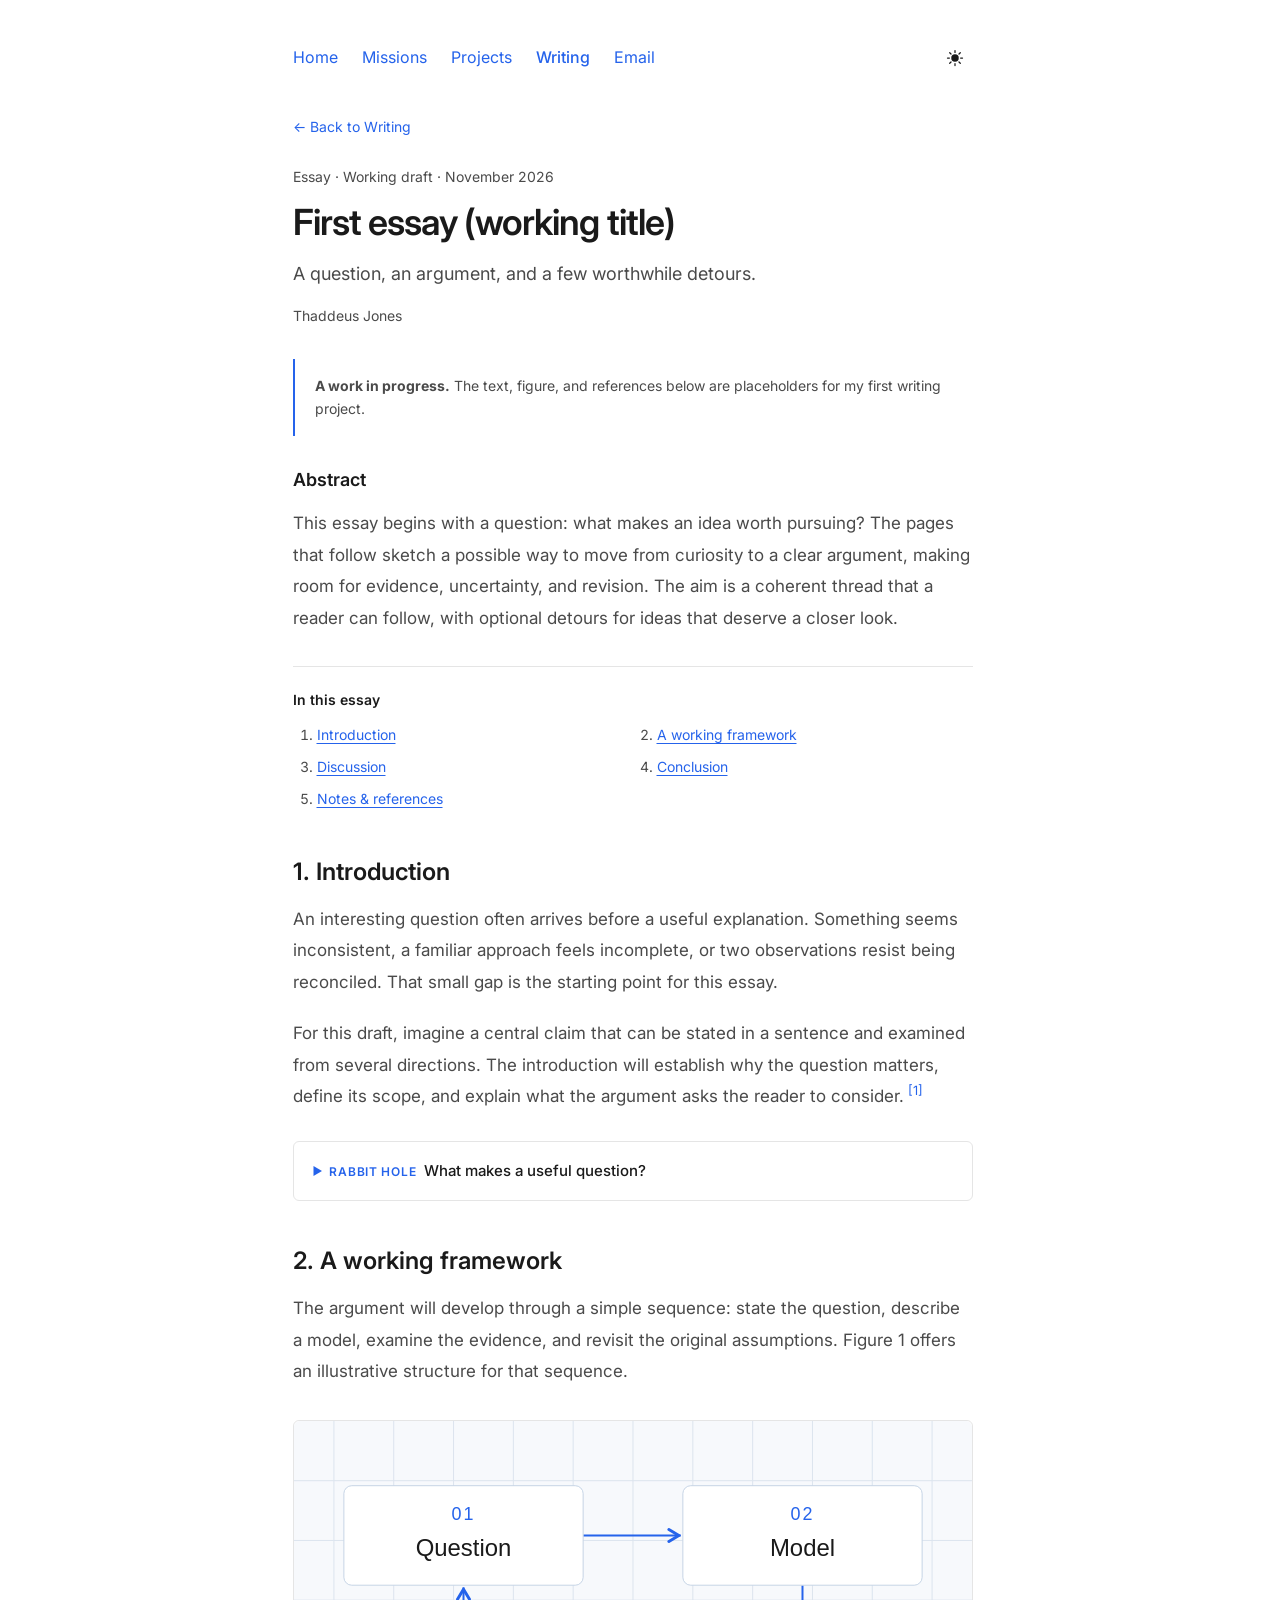
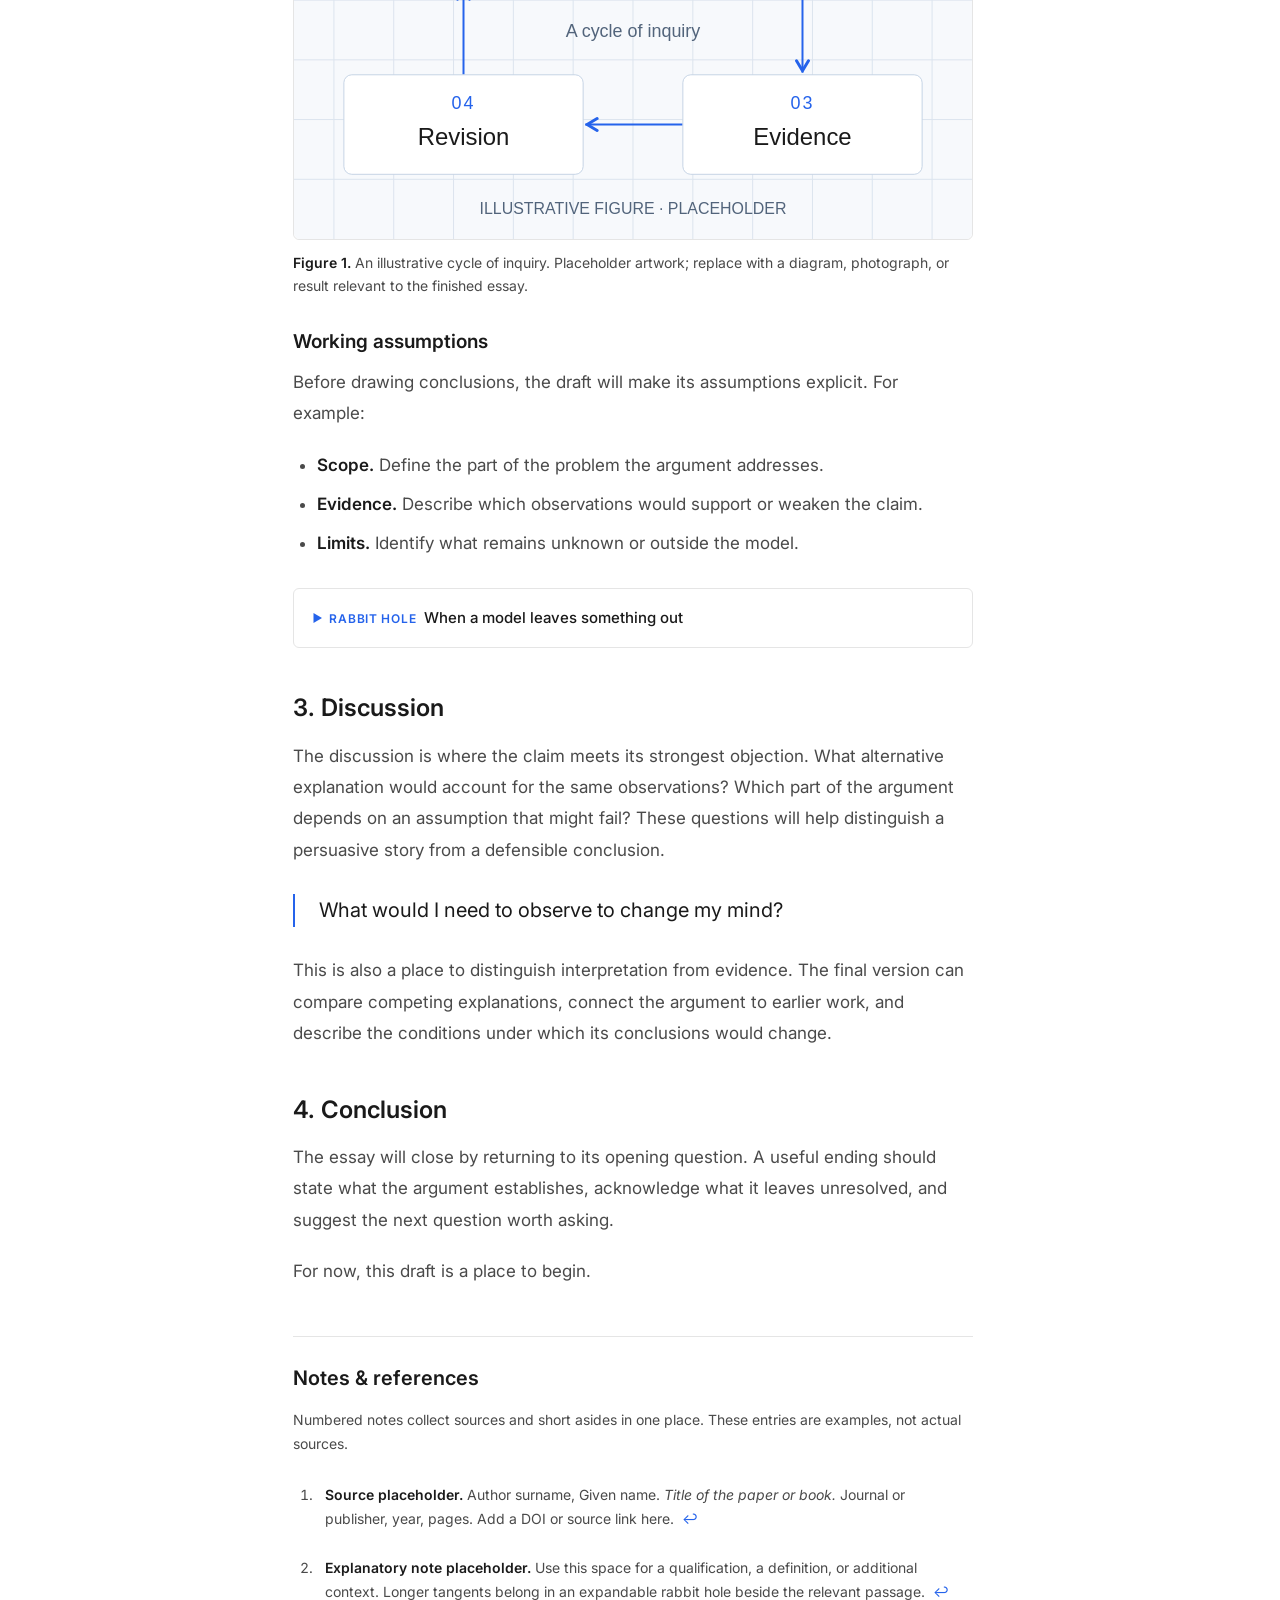
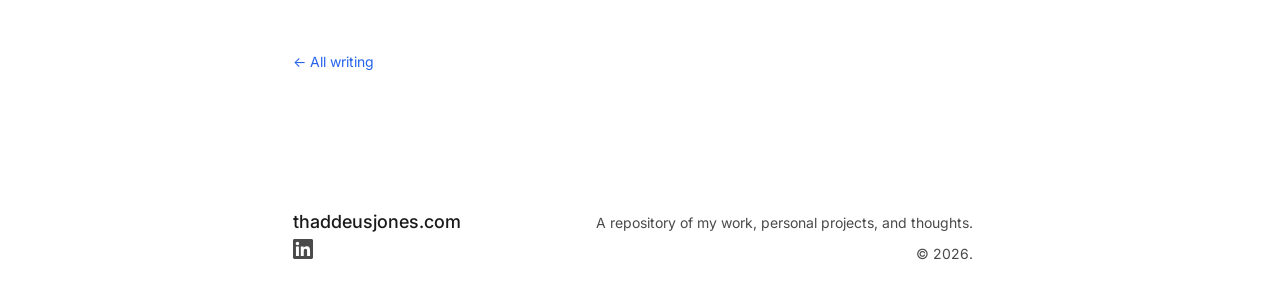
<file: writing/first-essay.html>
<!DOCTYPE html>
<html lang="en">
<head>
    <meta charset="UTF-8">
    <meta name="viewport" content="width=device-width, initial-scale=1.0">
    <meta name="description" content="A first writing project in progress, with notes, references, and optional detours.">
    <!-- Remove noindex when the placeholder copy is replaced by the finished essay. -->
    <meta name="robots" content="noindex">
    <title>First essay (working title) — Thaddeus Jones</title>
    <link rel="icon" href="/favicon.svg" type="image/svg+xml">
    <link href="https://fonts.googleapis.com/css2?family=Inter:wght@300;400;500;600&display=swap" rel="stylesheet">
    <link rel="stylesheet" href="post.css">
</head>
<body>
    <a class="skip-link" href="#essay">Skip to essay</a>
    <div class="container">
        <nav aria-label="Main navigation">
            <ul>
                <li><a href="/">Home</a></li>
                <li><a href="../missions.html">Missions</a></li>
                <li><a href="../projects.html">Projects</a></li>
                <li><a href="../writing.html" class="active" aria-current="page">Writing</a></li>
                <li><a href="mailto:jonesthaddeus0@gmail.com">Email</a></li>
            </ul>
            <button class="theme-toggle" id="themeToggle" aria-label="Toggle theme">
                <svg id="themeIcon" viewBox="0 0 24 24" fill="currentColor" aria-hidden="true">
                    <path d="M12 3v3m0 12v3M3 12h3m12 0h3M5.6 5.6l2.1 2.1m8.6 8.6 2.1 2.1M5.6 18.4l2.1-2.1m8.6-8.6 2.1-2.1" stroke="currentColor" stroke-width="1.5"/>
                    <circle cx="12" cy="12" r="4"/>
                </svg>
            </button>
        </nav>

        <div class="back-link"><a href="../writing.html">← Back to Writing</a></div>

        <main id="essay" tabindex="-1">
            <article aria-labelledby="post-title">
                <header class="post-header">
                    <div class="post-meta">Essay · Working draft · <time datetime="2026-11">November 2026</time></div>
                    <h1 class="post-title" id="post-title">First essay (working title)</h1>
                    <p class="post-subtitle">A question, an argument, and a few worthwhile detours.</p>
                    <p class="post-byline">Thaddeus Jones</p>
                </header>

                <aside class="draft-note" aria-label="Draft status">
                    <strong>A work in progress.</strong> The text, figure, and references below are placeholders for my first writing project.
                </aside>

                <div class="post-content">
                    <section class="abstract" aria-labelledby="abstract-title">
                        <h2 id="abstract-title">Abstract</h2>
                        <p>This essay begins with a question: what makes an idea worth pursuing? The pages that follow sketch a possible way to move from curiosity to a clear argument, making room for evidence, uncertainty, and revision. The aim is a coherent thread that a reader can follow, with optional detours for ideas that deserve a closer look.</p>
                    </section>

                    <aside class="contents" aria-labelledby="contents-title">
                        <h2 id="contents-title">In this essay</h2>
                        <ol>
                            <li><a href="#introduction">Introduction</a></li>
                            <li><a href="#framework">A working framework</a></li>
                            <li><a href="#discussion">Discussion</a></li>
                            <li><a href="#conclusion">Conclusion</a></li>
                            <li><a href="#notes">Notes &amp; references</a></li>
                        </ol>
                    </aside>

                    <section aria-labelledby="introduction">
                        <h2 id="introduction">1. Introduction</h2>
                        <p>An interesting question often arrives before a useful explanation. Something seems inconsistent, a familiar approach feels incomplete, or two observations resist being reconciled. That small gap is the starting point for this essay.</p>
                        <p>For this draft, imagine a central claim that can be stated in a sentence and examined from several directions. The introduction will establish why the question matters, define its scope, and explain what the argument asks the reader to consider.<sup class="note-ref"><a href="#note-1" id="ref-1" role="doc-noteref" aria-label="Read note 1">[1]</a></sup></p>

                        <!-- Copy a details block for each optional detour. Keep it outside paragraphs. -->
                        <details class="rabbit-hole">
                            <summary><span class="rabbit-label">Rabbit hole</span>What makes a useful question?</summary>
                            <div>
                                <h3>A brief detour into framing</h3>
                                <p>Consider how the question changes when its boundaries change. A question about whether something can be built is different from a question about whether it should be built, or under which conditions it would be useful.</p>
                                <p>This space can hold a longer tangent, a definition, a historical aside, or a worked example. Closing it returns the reader to the main argument without a separate page.</p>
                            </div>
                        </details>
                    </section>

                    <section aria-labelledby="framework">
                        <h2 id="framework">2. A working framework</h2>
                        <p>The argument will develop through a simple sequence: state the question, describe a model, examine the evidence, and revisit the original assumptions. Figure 1 offers an illustrative structure for that sequence.</p>

                        <!-- Replace the image, alt text, and caption together when adding the real figure. -->
                        <figure id="figure-1">
                            <img src="images/inquiry-cycle.svg" width="680" height="420" alt="A cycle connecting question, model, evidence, and revision, with revision leading back to the question." decoding="async">
                            <figcaption><strong>Figure 1.</strong> An illustrative cycle of inquiry. Placeholder artwork; replace with a diagram, photograph, or result relevant to the finished essay.</figcaption>
                        </figure>

                        <h3>Working assumptions</h3>
                        <p>Before drawing conclusions, the draft will make its assumptions explicit. For example:</p>
                        <ul>
                            <li><strong>Scope.</strong> Define the part of the problem the argument addresses.</li>
                            <li><strong>Evidence.</strong> Describe which observations would support or weaken the claim.</li>
                            <li><strong>Limits.</strong> Identify what remains unknown or outside the model.</li>
                        </ul>

                        <details class="rabbit-hole">
                            <summary><span class="rabbit-label">Rabbit hole</span>When a model leaves something out</summary>
                            <div>
                                <h3>A small thought experiment</h3>
                                <p>Imagine two descriptions of the same system. One captures every component; the other captures only a few relationships. Which description helps depends on the question being asked. This tangent could explore that distinction without interrupting the main discussion.<sup class="note-ref"><a href="#note-2" id="ref-2" role="doc-noteref" aria-label="Read note 2">[2]</a></sup></p>
                                <p>A detour can have its own references, lists, and figures. It can also point back to <a href="#figure-1">a figure in the main text</a>.</p>
                            </div>
                        </details>
                    </section>

                    <section aria-labelledby="discussion">
                        <h2 id="discussion">3. Discussion</h2>
                        <p>The discussion is where the claim meets its strongest objection. What alternative explanation would account for the same observations? Which part of the argument depends on an assumption that might fail? These questions will help distinguish a persuasive story from a defensible conclusion.</p>
                        <blockquote>
                            <p>What would I need to observe to change my mind?</p>
                        </blockquote>
                        <p>This is also a place to distinguish interpretation from evidence. The final version can compare competing explanations, connect the argument to earlier work, and describe the conditions under which its conclusions would change.</p>
                    </section>

                    <section aria-labelledby="conclusion">
                        <h2 id="conclusion">4. Conclusion</h2>
                        <p>The essay will close by returning to its opening question. A useful ending should state what the argument establishes, acknowledge what it leaves unresolved, and suggest the next question worth asking.</p>
                        <p>For now, this draft is a place to begin.</p>
                    </section>

                    <!-- Match each note-N with a ref-N. Add distinct reference IDs and return links for repeated citations. -->
                    <section class="notes" id="notes" role="doc-endnotes" aria-labelledby="notes-title">
                        <h2 id="notes-title">Notes &amp; references</h2>
                        <p>Numbered notes collect sources and short asides in one place. These entries are examples, not actual sources.</p>
                        <ol>
                            <li id="note-1" tabindex="-1"><strong>Source placeholder.</strong> Author surname, Given name. <cite>Title of the paper or book.</cite> Journal or publisher, year, pages. Add a DOI or source link here. <a class="note-backlink" href="#ref-1" role="doc-backlink" aria-label="Return to reference 1 in the introduction">↩</a></li>
                            <li id="note-2" tabindex="-1"><strong>Explanatory note placeholder.</strong> Use this space for a qualification, a definition, or additional context. Longer tangents belong in an expandable rabbit hole beside the relevant passage. <a class="note-backlink" href="#ref-2" role="doc-backlink" aria-label="Return to reference 2 in the model rabbit hole">↩</a></li>
                        </ol>
                    </section>
                </div>
                <div class="post-end"><a href="../writing.html">← All writing</a></div>
            </article>
        </main>
    </div>

    <footer>
        <div class="footer-content">
            <div class="footer-row">
                <div class="footer-site-name"><a href="/">thaddeusjones.com</a></div>
                <div class="footer-description">A repository of my work, personal projects, and thoughts.</div>
            </div>
            <div class="footer-row">
                <div class="footer-social">
                    <a href="https://www.linkedin.com/in/thaddeus-jones/" target="_blank" rel="noopener noreferrer" aria-label="LinkedIn">
                        <svg viewBox="0 0 24 24" fill="currentColor" aria-hidden="true"><path d="M20.447 20.452h-3.554v-5.569c0-1.328-.027-3.037-1.852-3.037-1.853 0-2.136 1.445-2.136 2.939v5.667H9.351V9h3.414v1.561h.046c.477-.9 1.637-1.85 3.37-1.85 3.601 0 4.267 2.37 4.267 5.455v6.286zM5.337 7.433c-1.144 0-2.063-.926-2.063-2.065 0-1.138.92-2.063 2.063-2.063 1.14 0 2.064.925 2.064 2.063 0 1.139-.925 2.065-2.064 2.065zm1.782 13.019H3.555V9h3.564v11.452zM22.225 0H1.771C.792 0 0 .774 0 1.729v20.542C0 23.227.792 24 1.771 24h20.451C23.2 24 24 23.227 24 22.271V1.729C24 .774 23.2 0 22.222 0h.003z"/></svg>
                    </a>
                </div>
                <div class="footer-copyright">© 2026.</div>
            </div>
        </div>
    </footer>
    <script src="../theme.js"></script>
</body>
</html>
</file>
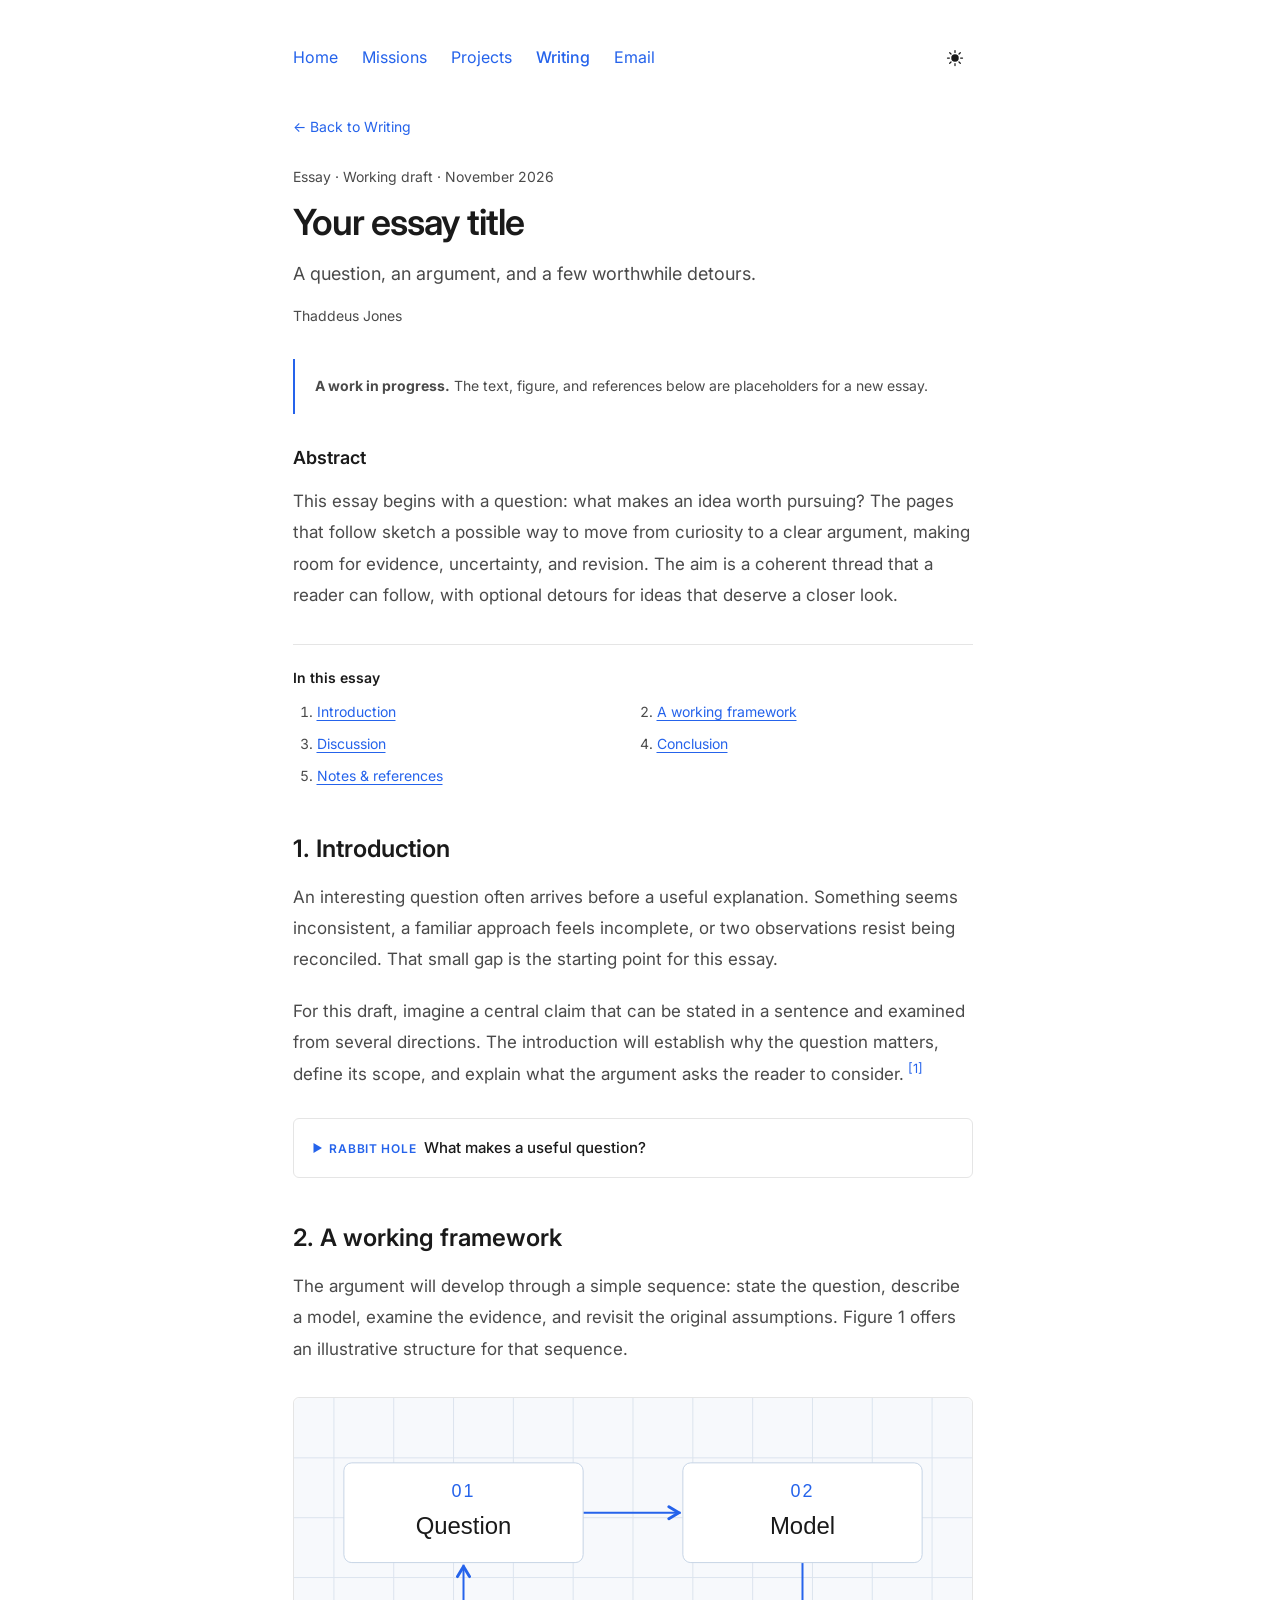
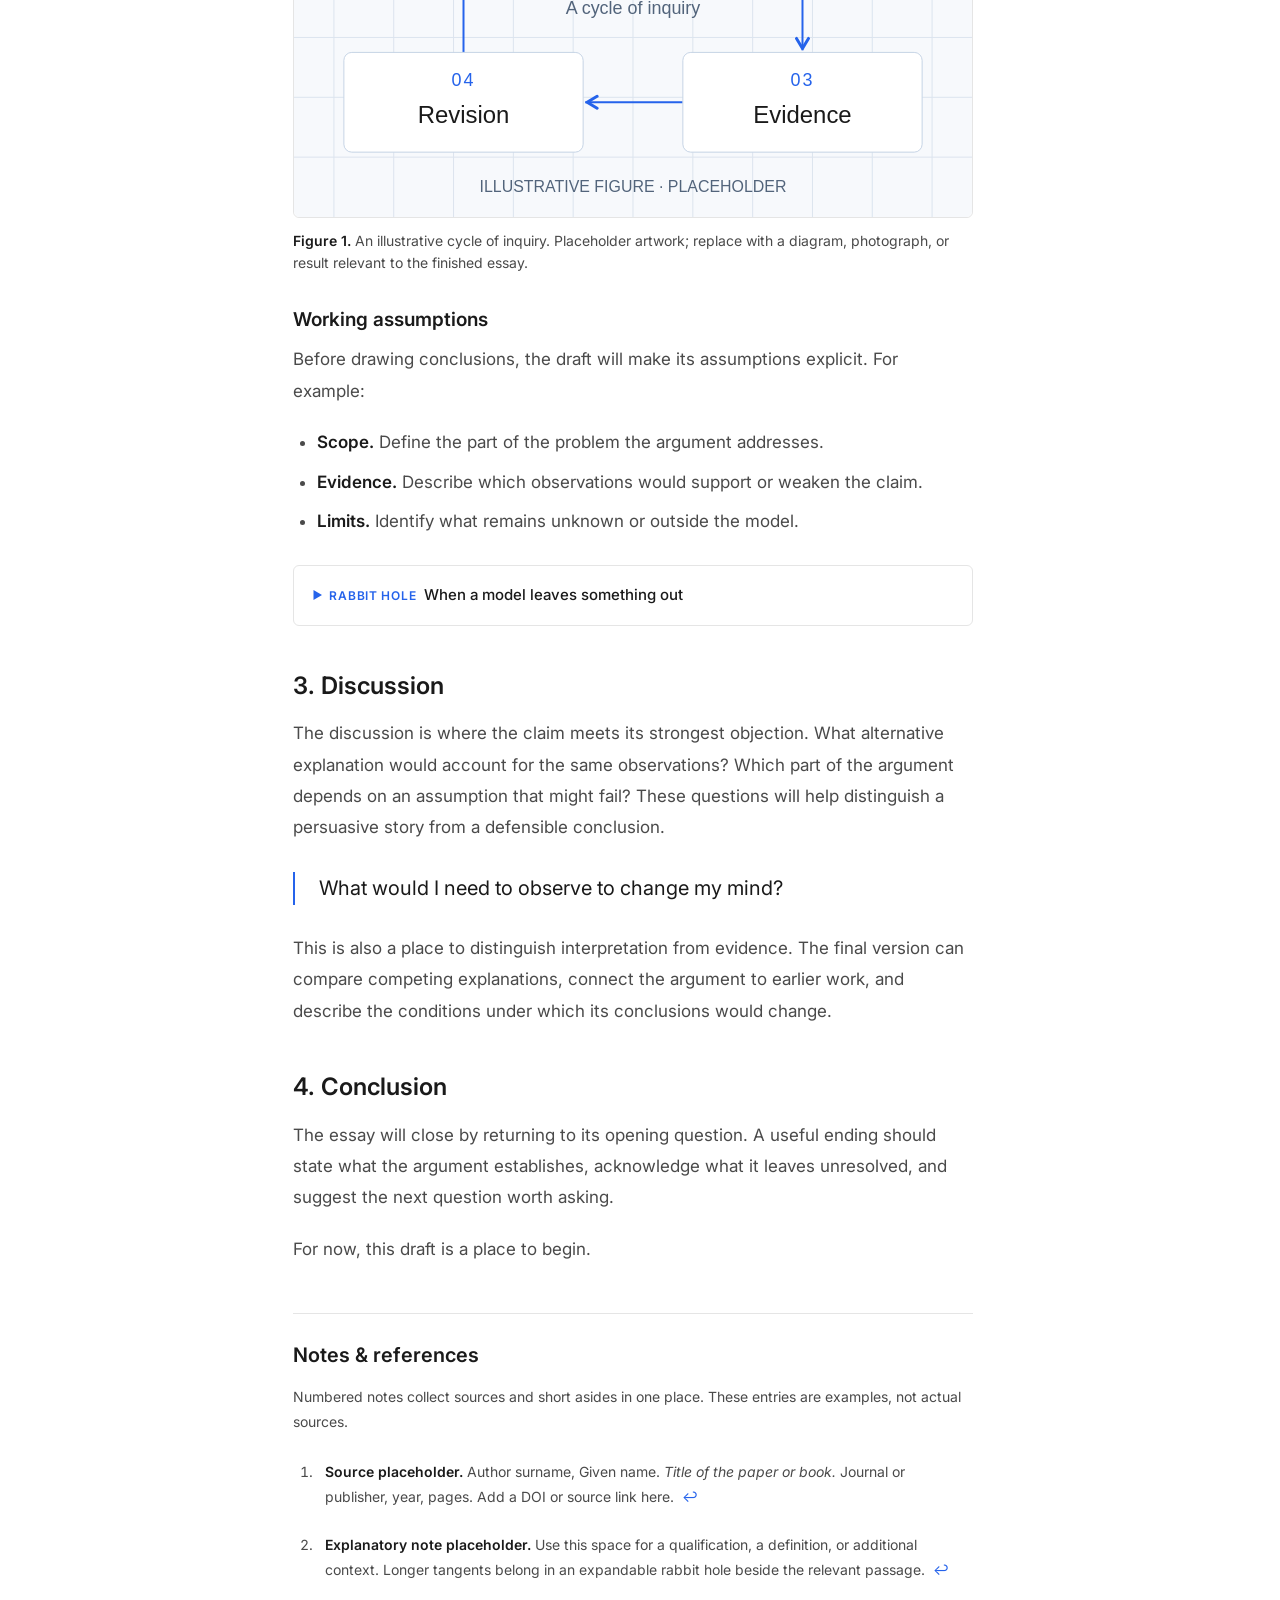
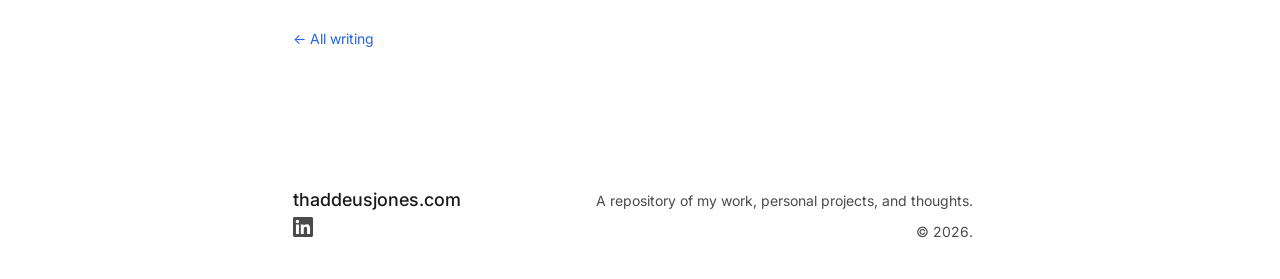
<file: writing/template.html>
<!-- Copy this file within writing/, then update the title, metadata, date, content, and writing.html listing. -->
<!DOCTYPE html>
<html lang="en">
<head>
    <meta charset="UTF-8">
    <meta name="viewport" content="width=device-width, initial-scale=1.0">
    <meta name="description" content="An essay by Thaddeus Jones.">
    <!-- Remove noindex when the placeholder copy is replaced by the finished essay. -->
    <meta name="robots" content="noindex">
    <title>Your essay title — Thaddeus Jones</title>
    <link rel="icon" href="/favicon.svg" type="image/svg+xml">
    <link href="https://fonts.googleapis.com/css2?family=Inter:wght@300;400;500;600&display=swap" rel="stylesheet">
    <link rel="stylesheet" href="post.css">
</head>
<body>
    <a class="skip-link" href="#essay">Skip to essay</a>
    <div class="container">
        <nav aria-label="Main navigation">
            <ul>
                <li><a href="/">Home</a></li>
                <li><a href="../missions.html">Missions</a></li>
                <li><a href="../projects.html">Projects</a></li>
                <li><a href="../writing.html" class="active" aria-current="page">Writing</a></li>
                <li><a href="mailto:jonesthaddeus0@gmail.com">Email</a></li>
            </ul>
            <button class="theme-toggle" id="themeToggle" aria-label="Toggle theme">
                <svg id="themeIcon" viewBox="0 0 24 24" fill="currentColor" aria-hidden="true">
                    <path d="M12 3v3m0 12v3M3 12h3m12 0h3M5.6 5.6l2.1 2.1m8.6 8.6 2.1 2.1M5.6 18.4l2.1-2.1m8.6-8.6 2.1-2.1" stroke="currentColor" stroke-width="1.5"/>
                    <circle cx="12" cy="12" r="4"/>
                </svg>
            </button>
        </nav>

        <div class="back-link"><a href="../writing.html">← Back to Writing</a></div>

        <main id="essay" tabindex="-1">
            <article aria-labelledby="post-title">
                <header class="post-header">
                    <div class="post-meta">Essay · Working draft · <time datetime="2026-11">November 2026</time></div>
                    <h1 class="post-title" id="post-title">Your essay title</h1>
                    <p class="post-subtitle">A question, an argument, and a few worthwhile detours.</p>
                    <p class="post-byline">Thaddeus Jones</p>
                </header>

                <aside class="draft-note" aria-label="Draft status">
                    <strong>A work in progress.</strong> The text, figure, and references below are placeholders for a new essay.
                </aside>

                <div class="post-content">
                    <section class="abstract" aria-labelledby="abstract-title">
                        <h2 id="abstract-title">Abstract</h2>
                        <p>This essay begins with a question: what makes an idea worth pursuing? The pages that follow sketch a possible way to move from curiosity to a clear argument, making room for evidence, uncertainty, and revision. The aim is a coherent thread that a reader can follow, with optional detours for ideas that deserve a closer look.</p>
                    </section>

                    <aside class="contents" aria-labelledby="contents-title">
                        <h2 id="contents-title">In this essay</h2>
                        <ol>
                            <li><a href="#introduction">Introduction</a></li>
                            <li><a href="#framework">A working framework</a></li>
                            <li><a href="#discussion">Discussion</a></li>
                            <li><a href="#conclusion">Conclusion</a></li>
                            <li><a href="#notes">Notes &amp; references</a></li>
                        </ol>
                    </aside>

                    <section aria-labelledby="introduction">
                        <h2 id="introduction">1. Introduction</h2>
                        <p>An interesting question often arrives before a useful explanation. Something seems inconsistent, a familiar approach feels incomplete, or two observations resist being reconciled. That small gap is the starting point for this essay.</p>
                        <p>For this draft, imagine a central claim that can be stated in a sentence and examined from several directions. The introduction will establish why the question matters, define its scope, and explain what the argument asks the reader to consider.<sup class="note-ref"><a href="#note-1" id="ref-1" role="doc-noteref" aria-label="Read note 1">[1]</a></sup></p>

                        <!-- Copy a details block for each optional detour. Keep it outside paragraphs. -->
                        <details class="rabbit-hole">
                            <summary><span class="rabbit-label">Rabbit hole</span>What makes a useful question?</summary>
                            <div>
                                <h3>A brief detour into framing</h3>
                                <p>Consider how the question changes when its boundaries change. A question about whether something can be built is different from a question about whether it should be built, or under which conditions it would be useful.</p>
                                <p>This space can hold a longer tangent, a definition, a historical aside, or a worked example. Closing it returns the reader to the main argument without a separate page.</p>
                            </div>
                        </details>
                    </section>

                    <section aria-labelledby="framework">
                        <h2 id="framework">2. A working framework</h2>
                        <p>The argument will develop through a simple sequence: state the question, describe a model, examine the evidence, and revisit the original assumptions. Figure 1 offers an illustrative structure for that sequence.</p>

                        <!-- Replace the image, alt text, and caption together when adding the real figure. -->
                        <figure id="figure-1">
                            <img src="images/inquiry-cycle.svg" width="680" height="420" alt="A cycle connecting question, model, evidence, and revision, with revision leading back to the question." decoding="async">
                            <figcaption><strong>Figure 1.</strong> An illustrative cycle of inquiry. Placeholder artwork; replace with a diagram, photograph, or result relevant to the finished essay.</figcaption>
                        </figure>

                        <h3>Working assumptions</h3>
                        <p>Before drawing conclusions, the draft will make its assumptions explicit. For example:</p>
                        <ul>
                            <li><strong>Scope.</strong> Define the part of the problem the argument addresses.</li>
                            <li><strong>Evidence.</strong> Describe which observations would support or weaken the claim.</li>
                            <li><strong>Limits.</strong> Identify what remains unknown or outside the model.</li>
                        </ul>

                        <details class="rabbit-hole">
                            <summary><span class="rabbit-label">Rabbit hole</span>When a model leaves something out</summary>
                            <div>
                                <h3>A small thought experiment</h3>
                                <p>Imagine two descriptions of the same system. One captures every component; the other captures only a few relationships. Which description helps depends on the question being asked. This tangent could explore that distinction without interrupting the main discussion.<sup class="note-ref"><a href="#note-2" id="ref-2" role="doc-noteref" aria-label="Read note 2">[2]</a></sup></p>
                                <p>A detour can have its own references, lists, and figures. It can also point back to <a href="#figure-1">a figure in the main text</a>.</p>
                            </div>
                        </details>
                    </section>

                    <section aria-labelledby="discussion">
                        <h2 id="discussion">3. Discussion</h2>
                        <p>The discussion is where the claim meets its strongest objection. What alternative explanation would account for the same observations? Which part of the argument depends on an assumption that might fail? These questions will help distinguish a persuasive story from a defensible conclusion.</p>
                        <blockquote>
                            <p>What would I need to observe to change my mind?</p>
                        </blockquote>
                        <p>This is also a place to distinguish interpretation from evidence. The final version can compare competing explanations, connect the argument to earlier work, and describe the conditions under which its conclusions would change.</p>
                    </section>

                    <section aria-labelledby="conclusion">
                        <h2 id="conclusion">4. Conclusion</h2>
                        <p>The essay will close by returning to its opening question. A useful ending should state what the argument establishes, acknowledge what it leaves unresolved, and suggest the next question worth asking.</p>
                        <p>For now, this draft is a place to begin.</p>
                    </section>

                    <!-- Match each note-N with a ref-N. Add distinct reference IDs and return links for repeated citations. -->
                    <section class="notes" id="notes" role="doc-endnotes" aria-labelledby="notes-title">
                        <h2 id="notes-title">Notes &amp; references</h2>
                        <p>Numbered notes collect sources and short asides in one place. These entries are examples, not actual sources.</p>
                        <ol>
                            <li id="note-1" tabindex="-1"><strong>Source placeholder.</strong> Author surname, Given name. <cite>Title of the paper or book.</cite> Journal or publisher, year, pages. Add a DOI or source link here. <a class="note-backlink" href="#ref-1" role="doc-backlink" aria-label="Return to reference 1 in the introduction">↩</a></li>
                            <li id="note-2" tabindex="-1"><strong>Explanatory note placeholder.</strong> Use this space for a qualification, a definition, or additional context. Longer tangents belong in an expandable rabbit hole beside the relevant passage. <a class="note-backlink" href="#ref-2" role="doc-backlink" aria-label="Return to reference 2 in the model rabbit hole">↩</a></li>
                        </ol>
                    </section>
                </div>
                <div class="post-end"><a href="../writing.html">← All writing</a></div>
            </article>
        </main>
    </div>

    <footer>
        <div class="footer-content">
            <div class="footer-row">
                <div class="footer-site-name"><a href="/">thaddeusjones.com</a></div>
                <div class="footer-description">A repository of my work, personal projects, and thoughts.</div>
            </div>
            <div class="footer-row">
                <div class="footer-social">
                    <a href="https://www.linkedin.com/in/thaddeus-jones/" target="_blank" rel="noopener noreferrer" aria-label="LinkedIn">
                        <svg viewBox="0 0 24 24" fill="currentColor" aria-hidden="true"><path d="M20.447 20.452h-3.554v-5.569c0-1.328-.027-3.037-1.852-3.037-1.853 0-2.136 1.445-2.136 2.939v5.667H9.351V9h3.414v1.561h.046c.477-.9 1.637-1.85 3.37-1.85 3.601 0 4.267 2.37 4.267 5.455v6.286zM5.337 7.433c-1.144 0-2.063-.926-2.063-2.065 0-1.138.92-2.063 2.063-2.063 1.14 0 2.064.925 2.064 2.063 0 1.139-.925 2.065-2.064 2.065zm1.782 13.019H3.555V9h3.564v11.452zM22.225 0H1.771C.792 0 0 .774 0 1.729v20.542C0 23.227.792 24 1.771 24h20.451C23.2 24 24 23.227 24 22.271V1.729C24 .774 23.2 0 22.222 0h.003z"/></svg>
                    </a>
                </div>
                <div class="footer-copyright">© 2026.</div>
            </div>
        </div>
    </footer>
    <script src="../theme.js"></script>
</body>
</html>
</file>
<file: writing/post.css>
/* Shared shell matches the existing project and writing pages. */
* {
    margin: 0;
    padding: 0;
    box-sizing: border-box;
}

html {
    scrollbar-gutter: stable;
}

:root {
    --bg-color: #ffffff;
    --text-color: #1a1a1a;
    --text-muted: #4a4a4a;
    --link-color: #2563eb;
    --nav-hover-opacity: 0.6;
    --border-color: #e5e5e5;
}

html.dark-mode {
    --bg-color: #1a1a1a;
    --text-color: #ffffff;
    --text-muted: #888;
    --link-color: #60a5fa;
    --nav-hover-opacity: 0.7;
    --border-color: #333;
}

html.space-mode {
    --bg-color: #000000;
    --text-color: #ffffff;
    --text-muted: #aaaaaa;
    --link-color: #60a5fa;
    --nav-hover-opacity: 0.7;
    --border-color: #333;
}

body {
    font-family: 'Inter', -apple-system, BlinkMacSystemFont, 'Segoe UI', sans-serif;
    font-size: 16px;
    line-height: 1.6;
    color: var(--text-color);
    background-color: var(--bg-color);
    padding: 40px 20px 0;
    min-height: 100vh;
    display: flex;
    flex-direction: column;
    transition: background-color 0.3s ease, color 0.3s ease;
}

html.space-mode body {
    position: relative;
    overflow-x: hidden;
}

html.space-mode body::before {
    content: '';
    position: fixed;
    top: 0;
    left: 0;
    width: 100%;
    height: 100%;
    background: transparent;
    pointer-events: none;
    z-index: 0;
    background-image:
        radial-gradient(1.5px 1.5px at 12% 18%, white, transparent),
        radial-gradient(1.5px 1.5px at 23% 45%, white, transparent),
        radial-gradient(1.5px 1.5px at 34% 67%, white, transparent),
        radial-gradient(1.5px 1.5px at 45% 23%, white, transparent),
        radial-gradient(1.5px 1.5px at 56% 89%, white, transparent),
        radial-gradient(1.5px 1.5px at 67% 12%, white, transparent),
        radial-gradient(1.5px 1.5px at 78% 56%, white, transparent),
        radial-gradient(1.5px 1.5px at 89% 34%, white, transparent),
        radial-gradient(1.5px 1.5px at 15% 72%, white, transparent),
        radial-gradient(1.5px 1.5px at 26% 39%, white, transparent),
        radial-gradient(1.5px 1.5px at 37% 81%, white, transparent),
        radial-gradient(1.5px 1.5px at 48% 15%, white, transparent),
        radial-gradient(1.5px 1.5px at 59% 63%, white, transparent),
        radial-gradient(1.5px 1.5px at 71% 28%, white, transparent),
        radial-gradient(1.5px 1.5px at 82% 74%, white, transparent),
        radial-gradient(1.5px 1.5px at 93% 47%, white, transparent),
        radial-gradient(1.5px 1.5px at 8% 31%, white, transparent),
        radial-gradient(1.5px 1.5px at 19% 84%, white, transparent),
        radial-gradient(1.5px 1.5px at 31% 52%, white, transparent),
        radial-gradient(1.5px 1.5px at 42% 96%, white, transparent),
        radial-gradient(1.5px 1.5px at 53% 7%, white, transparent),
        radial-gradient(1.5px 1.5px at 64% 41%, white, transparent),
        radial-gradient(1.5px 1.5px at 75% 88%, white, transparent),
        radial-gradient(1.5px 1.5px at 86% 25%, white, transparent),
        radial-gradient(1.5px 1.5px at 97% 59%, white, transparent),
        radial-gradient(1.5px 1.5px at 11% 66%, white, transparent),
        radial-gradient(1.5px 1.5px at 22% 93%, white, transparent),
        radial-gradient(1.5px 1.5px at 33% 4%, white, transparent),
        radial-gradient(1.5px 1.5px at 44% 37%, white, transparent),
        radial-gradient(1.5px 1.5px at 55% 71%, white, transparent),
        radial-gradient(1.5px 1.5px at 66% 19%, white, transparent),
        radial-gradient(1.5px 1.5px at 77% 48%, white, transparent),
        radial-gradient(1.5px 1.5px at 88% 82%, white, transparent),
        radial-gradient(1.5px 1.5px at 99% 13%, white, transparent),
        radial-gradient(1.5px 1.5px at 6% 54%, white, transparent),
        radial-gradient(1.5px 1.5px at 17% 26%, white, transparent),
        radial-gradient(1.5px 1.5px at 28% 78%, white, transparent),
        radial-gradient(1.5px 1.5px at 39% 9%, white, transparent),
        radial-gradient(1.5px 1.5px at 51% 61%, white, transparent),
        radial-gradient(1.5px 1.5px at 62% 33%, white, transparent),
        radial-gradient(1.5px 1.5px at 73% 95%, white, transparent),
        radial-gradient(1.5px 1.5px at 84% 16%, white, transparent),
        radial-gradient(1.5px 1.5px at 95% 69%, white, transparent),
        radial-gradient(1.5px 1.5px at 3% 12%, white, transparent),
        radial-gradient(1.5px 1.5px at 14% 58%, white, transparent),
        radial-gradient(1.5px 1.5px at 25% 83%, white, transparent),
        radial-gradient(1.5px 1.5px at 36% 29%, white, transparent),
        radial-gradient(1.5px 1.5px at 47% 64%, white, transparent),
        radial-gradient(1.5px 1.5px at 58% 11%, white, transparent),
        radial-gradient(1.5px 1.5px at 69% 76%, white, transparent),
        radial-gradient(1.5px 1.5px at 80% 42%, white, transparent),
        radial-gradient(1.5px 1.5px at 91% 88%, white, transparent),
        radial-gradient(1.5px 1.5px at 2% 35%, white, transparent),
        radial-gradient(1.5px 1.5px at 13% 71%, white, transparent),
        radial-gradient(1.5px 1.5px at 24% 16%, white, transparent),
        radial-gradient(1.5px 1.5px at 35% 53%, white, transparent),
        radial-gradient(1.5px 1.5px at 46% 97%, white, transparent),
        radial-gradient(1.5px 1.5px at 57% 24%, white, transparent),
        radial-gradient(1.5px 1.5px at 68% 61%, white, transparent),
        radial-gradient(1.5px 1.5px at 79% 8%, white, transparent),
        radial-gradient(1.5px 1.5px at 90% 46%, white, transparent),
        radial-gradient(1.5px 1.5px at 1% 79%, white, transparent),
        radial-gradient(1.5px 1.5px at 16% 5%, white, transparent),
        radial-gradient(1.5px 1.5px at 27% 92%, white, transparent),
        radial-gradient(1.5px 1.5px at 38% 38%, white, transparent),
        radial-gradient(1.5px 1.5px at 49% 75%, white, transparent),
        radial-gradient(1.5px 1.5px at 60% 22%, white, transparent),
        radial-gradient(1.5px 1.5px at 72% 68%, white, transparent),
        radial-gradient(1.5px 1.5px at 83% 14%, white, transparent),
        radial-gradient(1.5px 1.5px at 94% 51%, white, transparent);
    background-size: 100% 100%;
    opacity: 1;
}

.container {
    max-width: 680px;
    width: 100%;
    margin: 0 auto;
    flex: 1;
    position: relative;
    z-index: 1;
}

nav {
    margin-bottom: 60px;
    display: flex;
    justify-content: space-between;
    align-items: center;
    flex-wrap: wrap;
    gap: 20px;
}

nav ul {
    list-style: none;
    display: flex;
    gap: 24px;
    flex-wrap: wrap;
}

nav a {
    color: var(--link-color);
    text-decoration: none;
    font-weight: 400;
    transition: opacity 0.2s;
}

nav a:hover {
    opacity: var(--nav-hover-opacity);
}

nav a.active {
    font-weight: 500;
}

.theme-toggle {
    background: none;
    border: none;
    cursor: pointer;
    padding: 8px;
    color: var(--text-color);
    transition: opacity 0.2s;
    display: flex;
    align-items: center;
    justify-content: center;
    font-size: 20px;
}

.theme-toggle:hover {
    opacity: var(--nav-hover-opacity);
}

.theme-toggle svg {
    width: 20px;
    height: 20px;
    fill: currentColor;
}

footer {
    background-color: transparent;
    color: var(--text-muted);
    margin-top: 80px;
    padding: 60px 0 40px;
    position: relative;
    z-index: 1;
}

.footer-content {
    max-width: 680px;
    margin: 0 auto;
    display: flex;
    flex-direction: column;
    gap: 8px;
}

.footer-row {
    display: flex;
    justify-content: space-between;
    align-items: baseline;
    gap: 40px;
}

.footer-site-name {
    font-size: 18px;
    font-weight: 500;
    color: var(--text-color);
    line-height: 1;
}

.footer-site-name a {
    color: var(--text-color);
    text-decoration: none;
    transition: opacity 0.2s;
}

.footer-site-name a:hover {
    opacity: var(--nav-hover-opacity);
}

.footer-social {
    display: flex;
    gap: 16px;
    align-items: center;
}

.footer-social a {
    color: var(--text-muted);
    text-decoration: none;
    transition: opacity 0.2s;
    display: flex;
    align-items: center;
    justify-content: center;
}

.footer-social a:hover {
    opacity: var(--nav-hover-opacity);
}

.footer-social svg {
    width: 20px;
    height: 20px;
    fill: currentColor;
    display: block;
}

.footer-description {
    font-size: 14px;
    line-height: 1;
    color: var(--text-muted);
    text-align: right;
}

.footer-copyright {
    font-size: 14px;
    color: var(--text-muted);
    line-height: 1;
}

.footer-copyright a {
    color: var(--link-color);
    text-decoration: none;
}

.footer-copyright a:hover {
    text-decoration: underline;
}

@media (max-width: 768px) {
    .footer-row {
        flex-direction: column;
        align-items: flex-start;
        gap: 8px;
    }

    .footer-description {
        text-align: left;
    }
}


.container {
    width: 100%;
}

nav {
    margin-bottom: 40px;
}

.skip-link {
    position: absolute;
    top: -100px;
    left: 16px;
    z-index: 2;
    padding: 8px 12px;
    background: var(--bg-color);
    color: var(--link-color);
}

.skip-link:focus {
    top: 8px;
}

a:focus-visible,
button:focus-visible,
summary:focus-visible {
    outline: 2px solid var(--link-color);
    outline-offset: 5px;
}

.back-link {
    margin-bottom: 28px;
    font-size: 14px;
}

.back-link a,
.post-end a {
    color: var(--link-color);
    text-decoration: none;
}

.back-link a:hover,
.post-end a:hover {
    text-decoration: underline;
}

.post-header {
    margin-bottom: 32px;
}

.post-meta,
.post-byline {
    color: var(--text-muted);
    font-size: 14px;
}

.post-title {
    margin: 12px 0 16px;
    font-size: 36px;
    font-weight: 600;
    line-height: 1.2;
    letter-spacing: -0.025em;
    overflow-wrap: anywhere;
}

.post-subtitle {
    margin-bottom: 16px;
    color: var(--text-muted);
    font-size: 18px;
}

.draft-note {
    padding: 16px 20px;
    margin-bottom: 32px;
    border-left: 2px solid var(--link-color);
    color: var(--text-muted);
    font-size: 14px;
}

.post-content {
    color: var(--text-muted);
    font-size: 17px;
    line-height: 1.85;
    overflow-wrap: break-word;
}

.post-content p,
.post-content ul,
.post-content ol {
    margin-bottom: 20px;
}

.post-content h2,
.post-content h3 {
    color: var(--text-color);
    font-weight: 600;
    line-height: 1.35;
}

.post-content h2 {
    margin: 44px 0 16px;
    font-size: 24px;
}

.post-content h3 {
    margin: 28px 0 12px;
    font-size: 19px;
}

.post-content ul,
.post-content ol {
    padding-left: 24px;
}

.post-content li {
    margin-bottom: 8px;
}

.post-content a {
    color: var(--link-color);
    text-underline-offset: 3px;
}

.post-content strong {
    color: var(--text-color);
    font-weight: 600;
}

.abstract {
    padding-bottom: 12px;
    border-bottom: 1px solid var(--border-color);
}

.abstract h2 {
    margin-top: 0;
    font-size: 18px;
}

.contents {
    margin: 24px 0 36px;
    font-size: 14px;
}

.contents h2 {
    margin: 0 0 12px;
    font-size: 14px;
}

.contents ol {
    display: grid;
    grid-template-columns: repeat(2, minmax(0, 1fr));
    gap: 6px 24px;
    margin-bottom: 0;
}

.contents li {
    margin-bottom: 0;
}

.post-content figure {
    margin: 32px 0;
}

.post-content figure img {
    display: block;
    width: 100%;
    height: auto;
    border: 1px solid var(--border-color);
    border-radius: 6px;
}

.post-content figcaption {
    margin-top: 12px;
    font-size: 14px;
    line-height: 1.6;
}

.post-content blockquote {
    border-left: 2px solid var(--link-color);
    padding-left: 24px;
    margin: 28px 0;
    color: var(--text-color);
    font-size: 20px;
    line-height: 1.65;
}

/* Native disclosures remain keyboard accessible and work without JavaScript. */
.rabbit-hole {
    margin: 28px 0;
    padding: 0 20px;
    border: 1px solid var(--border-color);
    border-radius: 6px;
    font-size: 15px;
    line-height: 1.75;
}

.rabbit-hole summary {
    padding: 16px 0;
    cursor: pointer;
    color: var(--text-color);
    font-weight: 500;
}

.rabbit-hole summary::marker {
    color: var(--link-color);
}

.rabbit-label {
    color: var(--link-color);
    font-size: 12px;
    font-weight: 600;
    letter-spacing: 0.06em;
    text-transform: uppercase;
    margin-right: 8px;
}

.rabbit-hole[open] summary {
    margin-bottom: 16px;
    border-bottom: 1px solid var(--border-color);
}

.rabbit-hole h3 {
    margin-top: 0;
    font-size: 17px;
}

.note-ref {
    font-size: 0.75em;
    line-height: 0;
}

.note-ref a,
.note-backlink {
    padding: 4px;
    text-decoration: none;
}

[id] {
    scroll-margin-top: 24px;
}

.notes {
    border-top: 1px solid var(--border-color);
    margin-top: 48px;
    font-size: 14px;
    line-height: 1.75;
}

.notes h2 {
    margin-top: 28px;
    font-size: 20px;
}

.notes li {
    padding: 6px 8px;
    margin-bottom: 12px;
}

.notes li:target {
    outline: 1px solid var(--link-color);
    outline-offset: 4px;
    border-radius: 2px;
}

.post-end {
    margin-top: 40px;
    font-size: 14px;
}

@media (max-width: 600px) {
    body {
        padding: 24px 16px 0;
    }

    nav {
        align-items: flex-start;
        gap: 12px;
    }

    nav ul {
        flex: 1;
        gap: 12px 18px;
    }

    .post-title {
        font-size: 30px;
    }

    .post-content {
        font-size: 16px;
    }

    .contents ol {
        grid-template-columns: 1fr;
    }

    .rabbit-label {
        display: block;
    }
}

@media print {
    html.dark-mode,
    html.space-mode {
        --bg-color: #ffffff;
        --text-color: #1a1a1a;
        --text-muted: #4a4a4a;
        --link-color: #1a1a1a;
        --border-color: #cccccc;
    }

    body {
        display: block;
        padding: 0;
    }

    .container {
        max-width: none;
    }

    nav,
    .skip-link,
    .back-link,
    .post-end,
    footer,
    html.space-mode body::before {
        display: none;
    }

    figure,
    .rabbit-hole {
        break-inside: avoid;
    }
}
</file>
